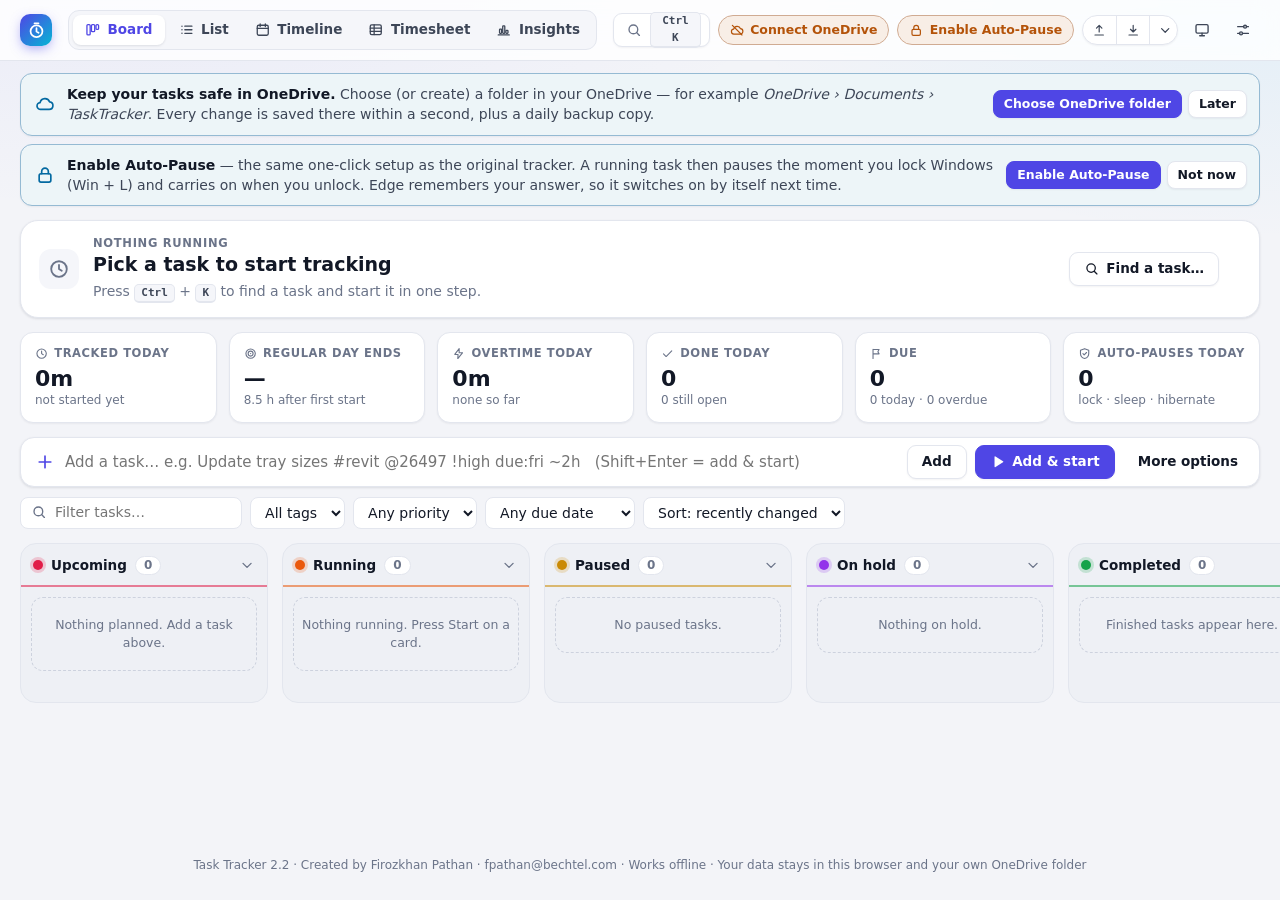
<file: index.html>
<!DOCTYPE html>
<html lang="en">
<head>
<meta charset="utf-8">
<meta name="viewport" content="width=device-width, initial-scale=1">
<meta name="color-scheme" content="light dark">
<meta name="description" content="Task Tracker — time tracking with automatic pause on lock, sleep and hibernate, and OneDrive saving.">
<title>Task Tracker</title>
<link id="favicon" rel="icon" href="data:,">
<style id="app-css">
/* ===================== Task Tracker 2 — design system ===================== */
:root {
  --font: "Segoe UI Variable Text", "Segoe UI", system-ui, -apple-system, "Helvetica Neue", Arial, sans-serif;
  --font-display: "Segoe UI Variable Display", "Segoe UI", system-ui, -apple-system, sans-serif;
  --mono: "Cascadia Mono", "Cascadia Code", Consolas, "SF Mono", ui-monospace, monospace;
  --bg: #f3f4f8;
  --bg-grad: radial-gradient(1200px 500px at 10% -10%, rgba(99, 102, 241, .08), transparent 60%), radial-gradient(900px 400px at 100% 0%, rgba(14, 165, 233, .07), transparent 60%);
  --surface: #ffffff;
  --surface-2: #f5f6fa;
  --surface-3: #eceef4;
  --col-bg: #eef0f5;
  --border: #e3e6ee;
  --border-strong: #cdd2de;
  --text: #121826;
  --text-2: #3d4657;
  --muted: #6b7489;
  --accent: #4f46e5;
  --accent-hover: #4338ca;
  --accent-contrast: #ffffff;
  --accent-soft: color-mix(in srgb, var(--accent) 12%, transparent);
  --ok: #15803d;
  --warn: #b45309;
  --danger: #dc2626;
  --info: #0369a1;
  --st-upcoming: #e11d48;
  --st-running: #ea580c;
  --st-paused: #ca8a04;
  --st-onhold: #9333ea;
  --st-completed: #16a34a;
  --st-canceled: #6b7280;
  --ot: #ef4444;
  --grid: #eef0f5;
  --radius: 14px;
  --radius-sm: 9px;
  --shadow-sm: 0 1px 2px rgba(16, 24, 40, .05);
  --shadow: 0 1px 3px rgba(16, 24, 40, .07), 0 1px 2px rgba(16, 24, 40, .04);
  --shadow-lg: 0 24px 48px -12px rgba(16, 24, 40, .28), 0 4px 12px rgba(16, 24, 40, .08);
  --pad: 20px;
  --card-pad: 12px;
  color-scheme: light;
}
:root[data-theme="dark"] {
  --bg: #0c0f16;
  --bg-grad: radial-gradient(1200px 500px at 10% -10%, rgba(99, 102, 241, .12), transparent 60%), radial-gradient(900px 400px at 100% 0%, rgba(14, 165, 233, .08), transparent 60%);
  --surface: #151a24;
  --surface-2: #1b2130;
  --surface-3: #232a3b;
  --col-bg: #111520;
  --border: #262d3d;
  --border-strong: #364055;
  --text: #e8ebf3;
  --text-2: #c2c8d6;
  --muted: #8b94a8;
  --ok: #4ade80;
  --warn: #fbbf24;
  --danger: #f87171;
  --info: #7dd3fc;
  --st-upcoming: #fb7185;
  --st-running: #fb923c;
  --st-paused: #facc15;
  --st-onhold: #c084fc;
  --st-completed: #4ade80;
  --st-canceled: #9ca3af;
  --ot: #f87171;
  --grid: #1d2331;
  --shadow-sm: 0 1px 2px rgba(0, 0, 0, .4);
  --shadow: 0 1px 3px rgba(0, 0, 0, .45);
  --shadow-lg: 0 24px 48px -12px rgba(0, 0, 0, .7);
  color-scheme: dark;
}
@media (prefers-color-scheme: dark) {
  :root:not([data-theme]) {
    --bg: #0c0f16; --surface: #151a24; --surface-2: #1b2130; --surface-3: #232a3b; --col-bg: #111520;
    --border: #262d3d; --border-strong: #364055; --text: #e8ebf3; --text-2: #c2c8d6; --muted: #8b94a8;
    color-scheme: dark;
  }
}
:root[data-density="compact"] { --pad: 14px; --card-pad: 9px; }

* { box-sizing: border-box; }
html, body { margin: 0; }
body {
  font: 14px/1.45 var(--font);
  color: var(--text);
  background: var(--bg-grad), var(--bg);
  background-attachment: fixed;
  -webkit-font-smoothing: antialiased;
  min-height: 100vh;
}
[hidden] { display: none !important; }
button, input, select, textarea { font: inherit; color: inherit; }
button { cursor: pointer; }
a { color: var(--accent); }
kbd { display: inline-block; font: 600 11px/1.5 var(--mono); padding: 0 6px; border-radius: 5px; border: 1px solid var(--border); border-bottom-width: 2px; background: var(--surface-2); color: var(--text-2); }
code { font: 12.5px var(--mono); background: var(--surface-2); border: 1px solid var(--border); padding: 1px 6px; border-radius: 6px; }
.muted { color: var(--muted); }
.small { font-size: 12.5px; }
.spacer { flex: 1 1 auto; }
.ok-text { color: var(--ok); font-weight: 600; }
.ot-text { color: var(--ot); }
.danger-text { color: var(--danger) !important; }
.row-between { display: flex; justify-content: space-between; align-items: center; gap: 12px; }
.ic { width: 1.15em; height: 1.15em; flex: none; fill: none; stroke: currentColor; stroke-width: 2; stroke-linecap: round; stroke-linejoin: round; vertical-align: -0.2em; }
.ic.xl { width: 44px; height: 44px; }
.dot { display: inline-block; width: 9px; height: 9px; border-radius: 50%; flex: none; }

/* ---------- buttons ---------- */
.btn { display: inline-flex; align-items: center; justify-content: center; gap: 7px; height: 34px; padding: 0 14px; border-radius: var(--radius-sm); border: 1px solid var(--border); background: var(--surface); color: var(--text); font-weight: 600; font-size: 13.5px; white-space: nowrap; transition: background .15s, border-color .15s, box-shadow .15s, transform .05s; box-shadow: var(--shadow-sm); }
.btn:hover { background: var(--surface-2); border-color: var(--border-strong); }
.btn:active { transform: translateY(1px); }
.btn:focus-visible, .icon-btn:focus-visible, .pill:focus-visible, .tab:focus-visible { outline: 2px solid var(--accent); outline-offset: 2px; }
.btn.primary { background: var(--accent); border-color: var(--accent); color: var(--accent-contrast); }
.btn.primary:hover { background: var(--accent-hover); border-color: var(--accent-hover); color: var(--accent-contrast); }
.btn.success { background: var(--st-completed); border-color: var(--st-completed); color: #fff; }
.btn.success:hover { filter: brightness(.95); }
.btn.warn { background: color-mix(in srgb, var(--st-paused) 16%, var(--surface)); border-color: color-mix(in srgb, var(--st-paused) 45%, var(--border)); color: color-mix(in srgb, var(--st-paused) 70%, var(--text)); }
.btn.warn:hover { background: color-mix(in srgb, var(--st-paused) 26%, var(--surface)); }
.btn.danger { background: var(--danger); border-color: var(--danger); color: #fff; }
.btn.ghost { background: transparent; border-color: transparent; box-shadow: none; }
.btn.ghost:hover { background: var(--surface-2); }
.btn.active { background: var(--accent-soft); border-color: color-mix(in srgb, var(--accent) 40%, var(--border)); color: var(--accent); }
.btn.sm { height: 28px; padding: 0 10px; font-size: 12.5px; border-radius: 8px; gap: 5px; }
.btn.lg { height: 42px; padding: 0 20px; font-size: 15px; }
.icon-btn { width: 34px; height: 34px; display: inline-grid; place-items: center; border-radius: var(--radius-sm); border: 1px solid transparent; background: transparent; color: var(--text-2); transition: background .15s; }
.icon-btn:hover { background: var(--surface-2); color: var(--text); }
.icon-btn.bordered { border-color: var(--border); background: var(--surface); box-shadow: var(--shadow-sm); }
.icon-btn.sm { width: 28px; height: 28px; border-radius: 7px; }
.icon-btn.xs { width: 22px; height: 22px; border-radius: 6px; font-size: 12px; color: var(--muted); }
.icon-btn.xs.on { color: var(--st-completed); background: color-mix(in srgb, var(--st-completed) 14%, transparent); }
.round-btn { width: 30px; height: 30px; border-radius: 50%; display: inline-grid; place-items: center; border: 1px solid var(--border); background: var(--surface); color: var(--accent); box-shadow: var(--shadow-sm); }
.round-btn:hover { background: var(--accent); color: var(--accent-contrast); border-color: var(--accent); }
.round-btn.warn { color: var(--st-paused); }
.round-btn.warn:hover { background: var(--st-paused); color: #fff; border-color: var(--st-paused); }
.linklike { border: 0; background: none; padding: 0; font-weight: 600; color: var(--text); text-align: start; }
.linklike:hover { color: var(--accent); text-decoration: underline; }

/* ---------- top bar ---------- */
.topbar { position: sticky; top: 0; z-index: 40; display: flex; align-items: center; gap: 16px; padding: 10px var(--pad); background: color-mix(in srgb, var(--surface) 82%, transparent); backdrop-filter: saturate(1.4) blur(12px); -webkit-backdrop-filter: saturate(1.4) blur(12px); border-bottom: 1px solid var(--border); }
.brand { display: flex; align-items: center; gap: 10px; font: 700 16.5px var(--font-display); letter-spacing: -.01em; white-space: nowrap; }
.logo { width: 32px; height: 32px; border-radius: 10px; display: grid; place-items: center; color: #fff; background: linear-gradient(135deg, var(--accent), #06b6d4); box-shadow: 0 4px 12px -2px color-mix(in srgb, var(--accent) 50%, transparent); }
.logo .ic { width: 19px; height: 19px; stroke-width: 2.2; }
.tabs { display: flex; gap: 2px; background: var(--surface-2); padding: 4px; border-radius: 11px; border: 1px solid var(--border); }
.tab { display: inline-flex; align-items: center; gap: 7px; height: 30px; padding: 0 12px; border: 0; border-radius: 8px; background: transparent; color: var(--text-2); font-weight: 600; font-size: 13.5px; }
.tab:hover { color: var(--text); background: var(--surface-3); }
.tab.active { background: var(--surface); color: var(--accent); box-shadow: var(--shadow); }
.top-actions { margin-inline-start: auto; display: flex; align-items: center; gap: 8px; }
.search-btn { display: inline-flex; align-items: center; gap: 8px; height: 34px; padding: 0 8px 0 12px; min-width: 220px; border-radius: var(--radius-sm); border: 1px solid var(--border); background: var(--surface); color: var(--muted); box-shadow: var(--shadow-sm); }
.search-btn span { flex: 1; text-align: start; }
.search-btn:hover { border-color: var(--border-strong); color: var(--text-2); }
.pill { display: inline-flex; align-items: center; gap: 6px; height: 30px; padding: 0 11px; border-radius: 999px; border: 1px solid var(--border); background: var(--surface); color: var(--text-2); font-size: 12.5px; font-weight: 600; white-space: nowrap; }
.pill.ok { color: var(--ok); border-color: color-mix(in srgb, var(--ok) 35%, var(--border)); background: color-mix(in srgb, var(--ok) 9%, var(--surface)); }
.pill.warn { color: var(--warn); border-color: color-mix(in srgb, var(--warn) 40%, var(--border)); background: color-mix(in srgb, var(--warn) 10%, var(--surface)); }
.pill.err { color: var(--danger); border-color: color-mix(in srgb, var(--danger) 40%, var(--border)); background: color-mix(in srgb, var(--danger) 9%, var(--surface)); }
.pill.busy .ic { animation: pulse-o 1s ease-in-out infinite; }

/* ---------- banners ---------- */
.banners { display: flex; flex-direction: column; gap: 8px; padding: 12px var(--pad) 0; }
.banners:empty { display: none; }
.banner { display: flex; align-items: center; gap: 12px; padding: 10px 12px 10px 14px; border-radius: 12px; border: 1px solid var(--border); background: var(--surface); box-shadow: var(--shadow-sm); }
.banner > .ic { width: 20px; height: 20px; }
.banner .b-text { flex: 1; color: var(--text-2); }
.banner .b-text b { color: var(--text); }
.banner .b-actions { display: flex; gap: 6px; flex-wrap: wrap; justify-content: flex-end; }
.banner.info { border-color: color-mix(in srgb, var(--info) 35%, var(--border)); background: color-mix(in srgb, var(--info) 7%, var(--surface)); }
.banner.info > .ic { color: var(--info); }
.banner.warn { border-color: color-mix(in srgb, var(--warn) 40%, var(--border)); background: color-mix(in srgb, var(--warn) 8%, var(--surface)); }
.banner.warn > .ic { color: var(--warn); }
.banner.err { border-color: color-mix(in srgb, var(--danger) 40%, var(--border)); background: color-mix(in srgb, var(--danger) 7%, var(--surface)); }
.banner.err > .ic { color: var(--danger); }
.banner.ok { border-color: color-mix(in srgb, var(--ok) 35%, var(--border)); background: color-mix(in srgb, var(--ok) 7%, var(--surface)); }
.banner.ok > .ic { color: var(--ok); }
.banner.slim { margin-bottom: 12px; padding: 8px 12px; }

/* ---------- now tracking bar ---------- */
.nowbar { margin: 14px var(--pad) 0; padding: 14px 18px; border-radius: 18px; border: 1px solid var(--border); background: var(--surface); box-shadow: var(--shadow); display: grid; grid-template-columns: minmax(0, 1fr) auto auto; align-items: center; gap: 10px 22px; }
.nowbar.running { border-color: color-mix(in srgb, var(--st-running) 45%, var(--border)); background: linear-gradient(110deg, color-mix(in srgb, var(--st-running) 13%, var(--surface)) 0%, var(--surface) 55%); }
.nowbar.away { border-color: color-mix(in srgb, var(--st-paused) 50%, var(--border)); background: linear-gradient(110deg, color-mix(in srgb, var(--st-paused) 14%, var(--surface)) 0%, var(--surface) 60%); }
.now-main { display: flex; align-items: center; gap: 14px; min-width: 0; }
.now-text { min-width: 0; }
.now-dot { width: 14px; height: 14px; flex: none; border-radius: 50%; background: var(--st-running); box-shadow: 0 0 0 0 color-mix(in srgb, var(--st-running) 60%, transparent); animation: ring 1.8s ease-out infinite; }
.now-icon { width: 40px; height: 40px; flex: none; display: grid; place-items: center; border-radius: 12px; background: var(--surface-2); color: var(--muted); }
.away .now-icon { background: color-mix(in srgb, var(--st-paused) 18%, var(--surface)); color: color-mix(in srgb, var(--st-paused) 75%, var(--text)); }
.now-icon .ic { width: 22px; height: 22px; }
.now-label { font-size: 11.5px; font-weight: 700; letter-spacing: .06em; text-transform: uppercase; color: var(--muted); }
.running .now-label { color: color-mix(in srgb, var(--st-running) 80%, var(--text)); }
.away .now-label { color: color-mix(in srgb, var(--st-paused) 75%, var(--text)); }
.now-title { display: block; max-width: 100%; border: 0; padding: 0; background: none; font: 700 19px/1.3 var(--font-display); color: var(--text); text-align: start; white-space: nowrap; overflow: hidden; text-overflow: ellipsis; }
button.now-title:hover { color: var(--accent); }
.now-meta { display: flex; gap: 6px; flex-wrap: wrap; margin-top: 4px; min-height: 4px; }
.now-timer-wrap { text-align: end; }
.now-timer { font: 700 34px/1 var(--mono); font-variant-numeric: tabular-nums; letter-spacing: -.02em; color: var(--text); }
.now-timer.muted { color: var(--muted); }
.now-sub { margin-top: 5px; font-size: 12.5px; color: var(--muted); font-variant-numeric: tabular-nums; }
.now-actions { display: flex; gap: 8px; flex-wrap: wrap; justify-content: flex-end; }
.now-recent { grid-column: 1 / -1; display: flex; align-items: center; gap: 6px; flex-wrap: wrap; padding-top: 10px; border-top: 1px dashed var(--border); font-size: 12.5px; }
.now-recent > .muted { margin-inline-end: 4px; font-weight: 600; }
.qchip { display: inline-flex; align-items: center; gap: 7px; height: 28px; padding: 0 11px; border-radius: 999px; border: 1px solid var(--border); background: var(--surface); color: var(--text-2); font-size: 12.5px; font-weight: 600; box-shadow: var(--shadow-sm); }
.qchip i { width: 8px; height: 8px; border-radius: 50%; }
.qchip:hover { border-color: var(--accent); color: var(--accent); }

/* ---------- stats ---------- */
.stats, .kpis { display: grid; grid-template-columns: repeat(auto-fit, minmax(165px, 1fr)); gap: 12px; }
.stats { margin: 14px var(--pad) 0; }
.kpis { margin-bottom: 16px; }
.stat { padding: 12px 14px; border-radius: 13px; border: 1px solid var(--border); background: var(--surface); box-shadow: var(--shadow-sm); min-width: 0; }
.stat.clickable { cursor: pointer; }
.stat.clickable:hover { border-color: var(--border-strong); }
.stat-k { display: flex; align-items: center; gap: 6px; font-size: 11.5px; font-weight: 700; letter-spacing: .05em; text-transform: uppercase; color: var(--muted); }
.stat-v { margin-top: 4px; font: 700 22px/1.2 var(--font-display); font-variant-numeric: tabular-nums; }
.stat-s { font-size: 12px; color: var(--muted); white-space: nowrap; overflow: hidden; text-overflow: ellipsis; }
.stat.warn .stat-v { color: var(--ot); }
.stat.danger .stat-v { color: var(--danger); }
.kpis.small { grid-template-columns: repeat(4, 1fr); gap: 8px; margin-bottom: 12px; }
.kpis.small > div { padding: 8px 10px; border-radius: 10px; background: var(--surface-2); border: 1px solid var(--border); }
.kpis.small span { display: block; font-size: 11.5px; color: var(--muted); font-weight: 600; }
.kpis.small b { font-size: 16px; }

/* ---------- quick add + filters ---------- */
.worktools { margin: 14px var(--pad) 0; display: flex; flex-direction: column; gap: 10px; }
.quickadd { display: flex; align-items: center; gap: 8px; padding: 6px 6px 6px 14px; border-radius: 14px; border: 1px solid var(--border); background: var(--surface); box-shadow: var(--shadow); }
.quickadd:focus-within { border-color: var(--accent); box-shadow: 0 0 0 4px var(--accent-soft); }
.quickadd > span { display: grid; color: var(--accent); }
.quickadd > span .ic { width: 20px; height: 20px; }
.quickadd input { flex: 1; min-width: 0; height: 36px; border: 0; outline: 0; background: transparent; font-size: 15px; }
.filters { display: flex; flex-wrap: wrap; align-items: center; gap: 8px; }
.filters select, .filters input[type="date"], .inline-field select, .inline-field input, .view-head select, .view-head input[type="week"] { height: 32px; padding: 0 10px; border-radius: 8px; border: 1px solid var(--border); background: var(--surface); color: var(--text); }
.search { display: flex; align-items: center; gap: 6px; height: 32px; padding: 0 10px; border-radius: 8px; border: 1px solid var(--border); background: var(--surface); color: var(--muted); min-width: 220px; }
.search input { border: 0; outline: 0; background: transparent; width: 100%; color: var(--text); }
.range { display: inline-flex; align-items: center; gap: 6px; color: var(--muted); }
.chipbar { display: flex; flex-wrap: wrap; gap: 6px; margin-bottom: 10px; }
.fchip { display: inline-flex; align-items: center; gap: 6px; height: 30px; padding: 0 12px; border-radius: 999px; border: 1px solid var(--border); background: var(--surface); color: var(--text-2); font-weight: 600; font-size: 12.5px; }
.fchip span { min-width: 20px; padding: 0 6px; border-radius: 999px; background: var(--surface-2); color: var(--muted); font-size: 11.5px; }
.fchip.active { border-color: var(--accent); color: var(--accent); background: var(--accent-soft); }

/* ---------- board ---------- */
.board { display: flex; gap: 14px; align-items: flex-start; padding: 14px var(--pad) 28px; overflow-x: auto; scrollbar-width: thin; }
.col { --c: var(--st-upcoming); flex: 1 0 248px; max-width: 400px; display: flex; flex-direction: column; border-radius: 16px; background: var(--col-bg); border: 1px solid var(--border); max-height: calc(100vh - 150px); min-height: 160px; transition: outline-color .1s; outline: 2px dashed transparent; outline-offset: -2px; }
.col.st-running { --c: var(--st-running); }
.col.st-paused { --c: var(--st-paused); }
.col.st-onhold { --c: var(--st-onhold); }
.col.st-completed { --c: var(--st-completed); }
.col.st-canceled { --c: var(--st-canceled); }
.col.drop-hover { outline-color: var(--c); background: color-mix(in srgb, var(--c) 8%, var(--col-bg)); }
.col-head { display: flex; align-items: center; gap: 8px; padding: 12px 12px 10px; font-weight: 700; cursor: pointer; user-select: none; border-bottom: 2px solid color-mix(in srgb, var(--c) 55%, transparent); }
.col-dot { width: 10px; height: 10px; border-radius: 50%; background: var(--c); box-shadow: 0 0 0 3px color-mix(in srgb, var(--c) 20%, transparent); }
.col-name { font-size: 13.5px; }
.col-count { padding: 0 8px; border-radius: 999px; background: var(--surface); border: 1px solid var(--border); font-size: 12px; color: var(--muted); }
.col-toggle { margin-inline-start: auto; color: var(--muted); display: grid; }
.col-body { display: flex; flex-direction: column; gap: 10px; padding: 10px; overflow-y: auto; scrollbar-width: thin; }
.col-empty { padding: 18px 8px; text-align: center; color: var(--muted); font-size: 12.5px; border: 1px dashed var(--border-strong); border-radius: 12px; }
.col .more { align-self: center; }
.col.collapsed { flex: 0 0 52px; min-height: 260px; }
.col.collapsed .col-head { flex-direction: column; gap: 10px; border-bottom: 0; height: 100%; padding: 14px 0; }
.col.collapsed .col-name { writing-mode: vertical-rl; transform: rotate(180deg); }
.col.collapsed .col-toggle { margin: 0; order: -1; }

.card { --c: #6366f1; position: relative; padding: var(--card-pad) var(--card-pad) calc(var(--card-pad) - 2px) calc(var(--card-pad) + 3px); border-radius: 13px; border: 1px solid var(--border); background: var(--surface); box-shadow: var(--shadow-sm); cursor: grab; transition: box-shadow .15s, transform .15s, border-color .15s; }
.card::before { content: ""; position: absolute; inset-block: 10px; inset-inline-start: 0; width: 3.5px; border-radius: 0 4px 4px 0; background: var(--c); }
.card:hover { box-shadow: var(--shadow); border-color: var(--border-strong); }
.card.dragging { opacity: .45; transform: rotate(1.5deg); }
.card.is-running { border-color: color-mix(in srgb, var(--st-running) 55%, var(--border)); box-shadow: 0 0 0 3px color-mix(in srgb, var(--st-running) 16%, transparent), var(--shadow); }
.card-top { display: flex; align-items: flex-start; gap: 6px; }
.card-title { flex: 1; margin: 2px 0 0; font-size: 14.5px; font-weight: 650; line-height: 1.35; cursor: pointer; word-break: break-word; }
.card-title:hover { color: var(--accent); }
.card-menu { margin: -4px -6px 0 0; opacity: .55; }
.card:hover .card-menu { opacity: 1; }
.card-desc { margin: 4px 0 0; color: var(--muted); font-size: 12.5px; display: -webkit-box; -webkit-line-clamp: 2; -webkit-box-orient: vertical; overflow: hidden; white-space: pre-line; }
.card-meta { display: flex; flex-wrap: wrap; gap: 5px; margin-top: 8px; }
.chip { display: inline-flex; align-items: center; gap: 4px; height: 22px; padding: 0 8px; border-radius: 999px; background: var(--surface-2); border: 1px solid var(--border); color: var(--text-2); font-size: 11.5px; font-weight: 600; white-space: nowrap; }
.chip .ic { width: 12px; height: 12px; }
.chip.tag { color: color-mix(in srgb, var(--accent) 80%, var(--text)); background: var(--accent-soft); border-color: transparent; cursor: pointer; }
.chip.proj { color: var(--text-2); }
.chip.ok { color: var(--ok); }
.chip.due.overdue { color: var(--danger); background: color-mix(in srgb, var(--danger) 10%, var(--surface)); border-color: color-mix(in srgb, var(--danger) 30%, var(--border)); }
.chip.due.today { color: var(--warn); background: color-mix(in srgb, var(--warn) 12%, var(--surface)); border-color: color-mix(in srgb, var(--warn) 30%, var(--border)); }
.prio { display: inline-grid; place-items: center; margin-top: 3px; }
.prio .ic { width: 14px; height: 14px; }
.p-urgent { color: #dc2626; } .p-high { color: #ea580c; } .p-low { color: #0d9488; } .p-normal { color: var(--muted); }
.prio-text { font-weight: 600; font-size: 12.5px; }
.est { height: 5px; margin-top: 9px; border-radius: 99px; background: var(--surface-3); overflow: hidden; }
.est i { display: block; height: 100%; border-radius: 99px; background: linear-gradient(90deg, var(--accent), #06b6d4); }
.est.over i { background: linear-gradient(90deg, #f59e0b, var(--ot)); }
.card-foot { display: flex; align-items: center; justify-content: space-between; gap: 8px; margin-top: 10px; }
.card-time { display: flex; flex-direction: column; line-height: 1.25; }
.t-total { font: 700 15px var(--mono); font-variant-numeric: tabular-nums; }
.t-total.live { color: color-mix(in srgb, var(--st-running) 85%, var(--text)); }
.t-sub { font-size: 11.5px; color: var(--muted); }

/* ---------- list + tables ---------- */
.listwrap { padding: 14px var(--pad) 28px; }
.tbl-wrap { overflow-x: auto; border-radius: 14px; border: 1px solid var(--border); background: var(--surface); box-shadow: var(--shadow-sm); }
.tbl { width: 100%; border-collapse: separate; border-spacing: 0; font-size: 13.5px; }
.tbl th, .tbl td { padding: 10px 12px; border-bottom: 1px solid var(--border); text-align: start; vertical-align: middle; }
.tbl thead th { position: sticky; top: 0; z-index: 1; background: var(--surface-2); color: var(--muted); font-size: 11.5px; font-weight: 700; text-transform: uppercase; letter-spacing: .05em; white-space: nowrap; }
.tbl tbody tr:hover { background: var(--surface-2); }
.tbl tr:last-child td { border-bottom: 0; }
.tbl .num { text-align: end; font-variant-numeric: tabular-nums; white-space: nowrap; }
.tbl th.sortable { cursor: pointer; user-select: none; }
.tbl th.sortable:hover, .tbl th.sorted { color: var(--accent); }
.tbl.compact th, .tbl.compact td { padding: 7px 10px; }
.tbl tr.clickable { cursor: pointer; }
.tbl tr.is-running { background: color-mix(in srgb, var(--st-running) 7%, transparent); }
.title-cell { min-width: 240px; }
.title-cell > .dot { margin-inline-end: 8px; }
.title-cell .sub { display: flex; flex-wrap: wrap; gap: 4px; margin-top: 4px; padding-inline-start: 17px; }
.play-cell { width: 44px; }
.empty-row { text-align: center !important; color: var(--muted); padding: 28px !important; }
.badge { display: inline-flex; align-items: center; height: 22px; padding: 0 9px; border-radius: 999px; font-size: 11.5px; font-weight: 700; color: var(--c); background: color-mix(in srgb, var(--c) 13%, transparent); white-space: nowrap; }
.badge.st-upcoming { --c: var(--st-upcoming); } .badge.st-running { --c: var(--st-running); } .badge.st-paused { --c: var(--st-paused); }
.badge.st-onhold { --c: var(--st-onhold); } .badge.st-completed { --c: var(--st-completed); } .badge.st-canceled { --c: var(--st-canceled); }

/* ---------- view header ---------- */
.view { padding-bottom: 8px; }
#view-timeline, #view-timesheet, #view-insights { padding: 16px var(--pad) 28px; }
.view-head { display: flex; flex-wrap: wrap; align-items: center; gap: 10px; margin-bottom: 14px; }
.weeknav { display: flex; align-items: center; gap: 6px; }
.weeklabel { font: 700 15px var(--font-display); margin-inline-start: 6px; }
.kpi-inline { display: flex; gap: 14px; color: var(--muted); font-size: 13px; }
.kpi-inline b { color: var(--text); }
.check { display: inline-flex; align-items: center; gap: 6px; color: var(--text-2); font-size: 13px; }
.inline-field { display: inline-flex; align-items: center; gap: 8px; color: var(--text-2); font-size: 13px; }
.inline-field input[type="number"] { width: 80px; }
.seg-tabs { display: inline-flex; padding: 3px; gap: 2px; border-radius: 10px; background: var(--surface-2); border: 1px solid var(--border); flex-wrap: wrap; }
.seg-tabs button { height: 28px; padding: 0 12px; border: 0; border-radius: 7px; background: transparent; color: var(--text-2); font-weight: 600; font-size: 13px; }
.seg-tabs button.active { background: var(--surface); color: var(--accent); box-shadow: var(--shadow); }
.legend { display: flex; flex-wrap: wrap; gap: 16px; margin-bottom: 10px; font-size: 12.5px; color: var(--muted); }
.legend span { display: inline-flex; align-items: center; gap: 6px; }
.lg { display: inline-block; width: 16px; height: 10px; border-radius: 3px; }
.lg.reg { background: color-mix(in srgb, var(--accent) 25%, transparent); border-inline-start: 3px solid var(--accent); }
.lg.ot { background: repeating-linear-gradient(135deg, color-mix(in srgb, var(--ot) 55%, transparent) 0 3px, color-mix(in srgb, var(--ot) 15%, transparent) 3px 6px); border: 1px solid color-mix(in srgb, var(--ot) 60%, transparent); }
.lg.std { background: color-mix(in srgb, var(--accent) 12%, transparent); }
.lg.end { height: 0; border-top: 2px dashed var(--ot); }
.lg.off { background: repeating-linear-gradient(45deg, var(--surface-3) 0 3px, transparent 3px 6px); border: 1px solid var(--border); }
.card-surface { border-radius: 16px; border: 1px solid var(--border); background: var(--surface); box-shadow: var(--shadow-sm); }

/* ---------- timeline ---------- */
.tl { overflow: hidden; }
.tl-head { display: grid; grid-template-columns: 64px repeat(7, minmax(110px, 1fr)); border-bottom: 1px solid var(--border); background: var(--surface-2); }
.tl-corner { border-inline-end: 1px solid var(--border); }
.tl-dayhead { padding: 8px 10px; border-inline-end: 1px solid var(--border); min-width: 0; }
.tl-dayhead:last-child { border-inline-end: 0; }
.tl-dayhead.today { background: color-mix(in srgb, var(--accent) 8%, var(--surface-2)); }
.tl-dayhead.today .dh-name { color: var(--accent); }
.tl-dayhead.off .dh-name { color: var(--muted); }
.dh-top { display: flex; align-items: center; gap: 6px; }
.dh-name { font-weight: 800; font-size: 13px; text-transform: uppercase; letter-spacing: .04em; }
.dh-date { color: var(--muted); font-size: 12.5px; }
.dh-top .icon-btn { margin-inline-start: auto; }
.dh-sum { display: flex; flex-wrap: wrap; align-items: center; gap: 6px; margin-top: 2px; font-size: 13px; }
.dh-shift { font-size: 11.5px; white-space: nowrap; overflow: hidden; text-overflow: ellipsis; }
.ot-badge { display: inline-flex; align-items: center; gap: 4px; padding: 1px 8px; border-radius: 999px; font-size: 11.5px; font-weight: 700; color: var(--ot); background: color-mix(in srgb, var(--ot) 12%, transparent); border: 1px solid color-mix(in srgb, var(--ot) 30%, transparent); }
.ot-badge .ic { width: 12px; height: 12px; }
.tl-scroll { max-height: calc(100vh - 230px); overflow-y: auto; scrollbar-width: thin; }
.tl-body { display: grid; grid-template-columns: 64px repeat(7, minmax(110px, 1fr)); position: relative; }
.tl-hours { border-inline-end: 1px solid var(--border); background: var(--surface-2); }
.tl-hour { position: relative; font-size: 11px; color: var(--muted); }
.tl-hour span { position: absolute; top: -7px; inset-inline-end: 8px; background: var(--surface-2); padding: 0 2px; }
.tl-hour:first-child span { top: 2px; }
.tl-day { position: relative; border-inline-end: 1px solid var(--border); background-image: linear-gradient(to bottom, var(--grid) 1px, transparent 1px), linear-gradient(to bottom, color-mix(in srgb, var(--grid) 55%, transparent) 1px, transparent 1px); background-size: 100% var(--h), 100% calc(var(--h) / 2); }
.tl-day:last-child { border-inline-end: 0; }
.tl-day.off { background-color: color-mix(in srgb, var(--surface-3) 45%, transparent); }
.tl-day.today { background-color: color-mix(in srgb, var(--accent) 3%, transparent); }
.tl-std { position: absolute; inset-inline: 0; background: color-mix(in srgb, var(--accent) 7%, transparent); pointer-events: none; }
.tl-endline { position: absolute; inset-inline: 0; border-top: 2px dashed var(--ot); z-index: 8; pointer-events: none; }
.tl-endline span { position: absolute; inset-inline-end: 3px; top: -17px; font-size: 10px; font-weight: 700; color: var(--ot); background: var(--surface); padding: 0 3px; border-radius: 3px; }
.tl-now { position: absolute; inset-inline: 0; height: 2px; background: var(--st-upcoming); z-index: 9; pointer-events: none; }
.tl-now::before { content: ""; position: absolute; inset-inline-start: -4px; top: -4px; width: 10px; height: 10px; border-radius: 50%; background: var(--st-upcoming); }
.blk { --c: #10b981; position: absolute; inset-inline: 4px; z-index: 7; overflow: hidden; padding: 3px 7px; border-radius: 7px; cursor: pointer; display: flex; flex-direction: column; justify-content: flex-start; color: var(--text); font-size: 11.5px; line-height: 1.25; background: color-mix(in srgb, var(--c) 26%, var(--surface)); border: 1px solid color-mix(in srgb, var(--c) 45%, transparent); border-inline-start: 4px solid var(--c); box-shadow: var(--shadow-sm); transition: box-shadow .12s, transform .12s; }
.blk:hover { z-index: 9; box-shadow: var(--shadow-lg); transform: translateY(-1px); }
.blk.ot { background: repeating-linear-gradient(135deg, color-mix(in srgb, var(--ot) 34%, var(--surface)) 0 5px, color-mix(in srgb, var(--ot) 14%, var(--surface)) 5px 10px); border-color: color-mix(in srgb, var(--ot) 55%, transparent); }
.blk.part-ot { background: linear-gradient(to bottom, color-mix(in srgb, var(--c) 26%, var(--surface)) var(--split), transparent var(--split)), repeating-linear-gradient(135deg, color-mix(in srgb, var(--ot) 34%, var(--surface)) 0 5px, color-mix(in srgb, var(--ot) 14%, var(--surface)) 5px 10px); }
.blk.open { border-style: dashed; border-inline-start-style: solid; }
.blk-t { font-weight: 700; white-space: nowrap; overflow: hidden; text-overflow: ellipsis; }
.blk-d { color: var(--text-2); font-variant-numeric: tabular-nums; }
.blk .h { position: absolute; inset-inline: 0; height: 9px; cursor: ns-resize; background: color-mix(in srgb, var(--text) 18%, transparent); }
.blk .h:hover { background: color-mix(in srgb, var(--accent) 55%, transparent); }
.blk .h.top { top: 0; }
.blk .h.bot { bottom: 0; }
body.edit-mode-active .tl { outline: 3px solid var(--danger); outline-offset: 2px; }
body.is-dragging, body.is-dragging * { cursor: ns-resize !important; user-select: none !important; }
.drag-guide { position: fixed; inset-inline: 0; height: 0; border-top: 1.5px solid var(--accent); z-index: 1000; pointer-events: none; }
.drag-guide span { position: absolute; inset-inline-start: 18px; top: -26px; padding: 3px 9px; border-radius: 6px; background: var(--accent); color: var(--accent-contrast); font-weight: 700; font-size: 12.5px; box-shadow: var(--shadow); }

/* ---------- panels ---------- */
.summary-grid { display: grid; grid-template-columns: repeat(auto-fit, minmax(320px, 1fr)); gap: 14px; margin: 16px 0 14px; }
.panel { padding: 16px 18px; border-radius: 16px; border: 1px solid var(--border); background: var(--surface); box-shadow: var(--shadow-sm); margin-bottom: 14px; min-width: 0; }
.summary-grid .panel { margin-bottom: 0; }
.panel h3 { display: flex; align-items: center; gap: 8px; margin: 0 0 4px; font: 700 15px var(--font-display); }
.panel h3 .ic { color: var(--accent); }
.panel-sub { margin: 0 0 12px; color: var(--muted); font-size: 12.5px; }
ul.plain { list-style: none; margin: 10px 0 0; padding: 0; display: flex; flex-direction: column; gap: 10px; }
ul.plain li { padding-bottom: 10px; border-bottom: 1px solid var(--border); }
ul.plain li:last-child { border-bottom: 0; padding-bottom: 0; }
.done-list li { display: flex; justify-content: space-between; gap: 12px; }
ul.bars { list-style: none; margin: 8px 0 0; padding: 0; display: flex; flex-direction: column; gap: 10px; }
.bar-label { display: inline-flex; align-items: center; gap: 7px; min-width: 0; font-weight: 600; white-space: nowrap; overflow: hidden; text-overflow: ellipsis; }
.bar { height: 7px; margin-top: 5px; border-radius: 99px; background: var(--surface-3); overflow: hidden; }
.bar i { display: block; height: 100%; border-radius: 99px; }
.chart { width: 100%; height: auto; display: block; }
.chart .gl { stroke: var(--grid); stroke-width: 1; }
.chart .gt { fill: var(--muted); font-size: 10px; }
.chart .xt { fill: var(--text-2); font-size: 10.5px; font-weight: 600; }
.chart .xt.off { fill: var(--muted); }
.chart .bt { fill: var(--text-2); font-size: 10px; font-weight: 700; }
.chart .shiftline { stroke: var(--ot); stroke-width: 1.5; stroke-dasharray: 5 4; }
.chart-legend { display: flex; flex-wrap: wrap; gap: 14px; margin-top: 8px; font-size: 12.5px; color: var(--text-2); }
.chart-legend span { display: inline-flex; align-items: center; gap: 6px; }

/* ---------- timesheet ---------- */
.ts-tbl th.off, .ts-tbl td.off { background: color-mix(in srgb, var(--surface-3) 45%, transparent); }
.ts-tbl th.today { color: var(--accent); }
.ts-tbl tfoot th, .ts-tbl tfoot td { background: var(--surface-2); font-weight: 700; border-top: 2px solid var(--border-strong); }
.ts-tbl .ot-row td, .ts-tbl .ot-row th { color: var(--ot); font-weight: 600; border-top: 0; }
.ts-tbl td.num { font-size: 14px; }

/* ---------- dialogs ---------- */
dialog.modal { padding: 0; border: 0; border-radius: 18px; background: transparent; color: var(--text); max-width: calc(100vw - 32px); max-height: calc(100vh - 40px); overflow: visible; }
dialog.modal::backdrop { background: rgba(10, 14, 24, .45); backdrop-filter: blur(3px); }
dialog[open] .dlg { animation: pop .16s ease-out; }
.dlg:focus { outline: none; }
.dlg { width: 520px; max-width: calc(100vw - 32px); max-height: calc(100vh - 40px); display: flex; flex-direction: column; border-radius: 18px; border: 1px solid var(--border); background: var(--surface); box-shadow: var(--shadow-lg); overflow: hidden; }
.dlg.narrow { width: 460px; }
.dlg.wide { width: 720px; }
.dlg.xwide { width: 940px; }
.dlg-head { display: flex; align-items: flex-start; justify-content: space-between; gap: 12px; padding: 16px 18px 12px; border-bottom: 1px solid var(--border); }
.dlg-head h3 { margin: 0; font: 700 18px var(--font-display); word-break: break-word; }
.dlg-sub { display: flex; flex-wrap: wrap; align-items: center; gap: 10px; margin-top: 6px; font-size: 13px; }
.dlg-tabs { display: flex; gap: 2px; padding: 0 14px; border-bottom: 1px solid var(--border); background: var(--surface-2); overflow-x: auto; }
.dtab { height: 40px; padding: 0 12px; border: 0; border-bottom: 2px solid transparent; background: transparent; color: var(--muted); font-weight: 600; white-space: nowrap; }
.dtab.active { color: var(--accent); border-bottom-color: var(--accent); }
.dlg-body { padding: 16px 18px; overflow-y: auto; }
.dlg-foot { display: flex; align-items: center; gap: 8px; padding: 12px 18px; border-top: 1px solid var(--border); background: var(--surface-2); }
.dpane.hidden { display: none; }
.lead { margin: 0 0 14px; color: var(--text-2); }
.field { display: flex; flex-direction: column; gap: 5px; margin-bottom: 14px; min-width: 0; }
.field > span { font-size: 12.5px; font-weight: 700; color: var(--text-2); }
.field input:not([type="radio"]):not([type="checkbox"]), .field select, .field textarea, .ck-add input, .btn-row input[type="date"] { width: 100%; min-height: 38px; padding: 8px 11px; border-radius: 10px; border: 1px solid var(--border); background: var(--surface); color: var(--text); outline: none; transition: border-color .15s, box-shadow .15s; }
.field textarea { resize: vertical; min-height: 70px; }
.field input:focus, .field select:focus, .field textarea:focus, .ck-add input:focus { border-color: var(--accent); box-shadow: 0 0 0 3px var(--accent-soft); }
.grid2 { display: grid; grid-template-columns: 1fr 1fr; gap: 0 14px; }
.grid3 { display: grid; grid-template-columns: 1fr 1fr 1fr; gap: 0 14px; }
.seg { display: inline-flex; flex-wrap: wrap; gap: 4px; padding: 3px; border-radius: 10px; background: var(--surface-2); border: 1px solid var(--border); width: fit-content; }
.seg-opt { position: relative; }
.seg-opt input { position: absolute; opacity: 0; inset: 0; cursor: pointer; }
.seg-opt span { display: inline-flex; align-items: center; height: 30px; padding: 0 14px; border-radius: 7px; font-weight: 600; font-size: 13px; color: var(--text-2); }
.seg-opt input:checked + span { background: var(--surface); color: currentColor; box-shadow: var(--shadow); }
.seg-opt.p-urgent input:checked + span { color: #dc2626; } .seg-opt.p-high input:checked + span { color: #ea580c; } .seg-opt.p-low input:checked + span { color: #0d9488; } .seg-opt.p-normal input:checked + span { color: var(--text); }
.seg-opt input:focus-visible + span { outline: 2px solid var(--accent); }
.seg.big button { display: inline-flex; align-items: center; gap: 7px; height: 34px; padding: 0 14px; border: 0; border-radius: 8px; background: transparent; color: var(--text-2); font-weight: 600; }
.seg.big button.active { background: var(--surface); color: var(--accent); box-shadow: var(--shadow); }
.swatches { display: flex; gap: 6px; flex-wrap: wrap; align-items: center; min-height: 38px; }
.sw { position: relative; }
.sw input { position: absolute; opacity: 0; inset: 0; cursor: pointer; }
.sw i { display: block; width: 24px; height: 24px; border-radius: 50%; border: 2px solid var(--surface); box-shadow: 0 0 0 1px var(--border); }
.sw input:checked + i { box-shadow: 0 0 0 2px var(--text); }
.checklist { list-style: none; margin: 0 0 12px; padding: 0; display: flex; flex-direction: column; gap: 4px; }
.checklist li { display: flex; align-items: center; gap: 8px; padding: 6px 8px; border-radius: 9px; }
.checklist li:hover { background: var(--surface-2); }
.checklist label { flex: 1; display: flex; align-items: center; gap: 10px; cursor: pointer; }
.checklist input { width: 17px; height: 17px; accent-color: var(--accent); }
.checklist li.done span { text-decoration: line-through; color: var(--muted); }
.ck-add { display: flex; gap: 8px; }
.activity { list-style: none; margin: 0; padding: 0; }
.activity li { display: grid; grid-template-columns: 170px 1fr; gap: 2px 12px; padding: 7px 0; border-bottom: 1px solid var(--border); font-size: 13px; }
.activity .when { color: var(--muted); }
.activity .what { font-weight: 600; }
.activity .why { grid-column: 2; color: var(--muted); font-size: 12.5px; }
.live-dot { color: var(--st-running); }
.choice-list { display: flex; flex-direction: column; gap: 8px; }
.choice { display: flex; flex-direction: column; align-items: flex-start; gap: 2px; padding: 12px 14px; border-radius: 12px; border: 1px solid var(--border); background: var(--surface); text-align: start; }
.choice:hover { border-color: var(--accent); background: var(--accent-soft); }
.choice span { color: var(--muted); font-size: 12.5px; }
.choice.primary b { color: var(--accent); }
.choice.danger b { color: var(--danger); }
.choice.danger:hover { border-color: var(--danger); background: color-mix(in srgb, var(--danger) 7%, transparent); }

/* ---------- quick switcher ---------- */
dialog.palette { margin-top: 12vh; }
.pal { width: 640px; max-width: calc(100vw - 32px); border-radius: 18px; border: 1px solid var(--border); background: var(--surface); box-shadow: var(--shadow-lg); overflow: hidden; }
.pal-search { display: flex; align-items: center; gap: 10px; padding: 14px 16px; border-bottom: 1px solid var(--border); }
.pal-search .ic { width: 20px; height: 20px; color: var(--muted); }
.pal-search input { flex: 1; border: 0; outline: 0; background: transparent; font-size: 17px; }
.pal-list { list-style: none; margin: 0; padding: 6px; max-height: min(420px, 60vh); overflow-y: auto; }
.pal-item { display: flex; align-items: center; gap: 10px; padding: 9px 12px; border-radius: 10px; cursor: pointer; }
.pal-item.sel { background: var(--accent-soft); }
.pal-item .ic { color: var(--muted); }
.pal-title { flex: 1; min-width: 0; white-space: nowrap; overflow: hidden; text-overflow: ellipsis; font-weight: 600; }
.pal-meta { display: flex; align-items: center; gap: 8px; font-size: 12px; }
.pal-go { font-size: 12px; font-weight: 700; color: var(--accent); opacity: 0; min-width: 72px; text-align: end; }
.pal-item.sel .pal-go { opacity: 1; }
.pal-item.cmd .pal-title { font-weight: 600; color: var(--text-2); }
.pal-empty { padding: 18px; text-align: center; color: var(--muted); }
.pal-foot { display: flex; gap: 14px; padding: 9px 16px; border-top: 1px solid var(--border); background: var(--surface-2); color: var(--muted); font-size: 12px; }

/* ---------- settings ---------- */
.set-wrap { display: grid; grid-template-columns: 236px 1fr; min-height: 0; flex: 1; overflow: hidden; }
.set-nav { display: flex; flex-direction: column; gap: 2px; padding: 12px; border-inline-end: 1px solid var(--border); background: var(--surface-2); overflow-y: auto; }
.set-nav button { display: flex; align-items: center; gap: 9px; min-height: 38px; padding: 7px 10px; border: 0; border-radius: 9px; background: transparent; color: var(--text-2); font-weight: 600; text-align: start; line-height: 1.25; }
.set-nav button span { flex: 1; }
.set-nav button em { font-style: normal; font-size: 11.5px; color: var(--muted); }
.set-nav button:hover { background: var(--surface-3); }
.set-nav button.active { background: var(--surface); color: var(--accent); box-shadow: var(--shadow); }
.set-body { padding: 4px 22px 22px; overflow-y: auto; max-height: calc(100vh - 140px); }
.set-body h4 { margin: 20px 0 8px; font: 700 14.5px var(--font-display); }
.set-body p { margin: 0 0 10px; }
.set-row { display: flex; align-items: center; justify-content: space-between; gap: 18px; padding: 11px 0; border-bottom: 1px solid var(--border); }
.set-text { display: flex; flex-direction: column; gap: 2px; min-width: 0; }
.set-text small { color: var(--muted); font-size: 12.5px; }
.set-row select { height: 32px; padding: 0 10px; border-radius: 8px; border: 1px solid var(--border); background: var(--surface); }
.switch { appearance: none; -webkit-appearance: none; flex: none; width: 40px; height: 23px; border-radius: 999px; background: var(--border-strong); position: relative; cursor: pointer; transition: background .15s; }
.switch::after { content: ""; position: absolute; top: 3px; inset-inline-start: 3px; width: 17px; height: 17px; border-radius: 50%; background: #fff; box-shadow: 0 1px 2px rgba(0, 0, 0, .3); transition: transform .15s; }
.switch:checked { background: var(--accent); }
.switch:checked::after { transform: translateX(17px); }
.status-card { display: flex; align-items: center; gap: 12px; padding: 12px 14px; margin: 6px 0 12px; border-radius: 12px; border: 1px solid var(--border); background: var(--surface-2); }
.status-card > .ic { width: 24px; height: 24px; }
.status-card small { display: block; color: var(--muted); }
.status-card.ok { border-color: color-mix(in srgb, var(--ok) 35%, var(--border)); } .status-card.ok > .ic { color: var(--ok); }
.status-card.warn { border-color: color-mix(in srgb, var(--warn) 40%, var(--border)); } .status-card.warn > .ic { color: var(--warn); }
.status-card.err { border-color: color-mix(in srgb, var(--danger) 40%, var(--border)); } .status-card.err > .ic { color: var(--danger); }
.btn-row { display: flex; flex-wrap: wrap; gap: 8px; align-items: center; margin: 8px 0; }
.btn-row input[type="date"] { width: auto; }
.btn-col { display: flex; flex-direction: column; align-items: flex-start; gap: 8px; }
.facts { display: grid; grid-template-columns: 140px 1fr; gap: 6px 14px; margin: 12px 0; font-size: 13px; }
.facts dt { color: var(--muted); font-weight: 600; }
.facts dd { margin: 0; word-break: break-all; }
.howto { margin-top: 14px; padding: 12px 14px; border-radius: 12px; background: var(--accent-soft); }
.howto ol { margin: 6px 0 6px; padding-inline-start: 20px; }
.howto li { margin: 3px 0; }
.note.warn { padding: 10px 12px; border-radius: 10px; background: color-mix(in srgb, var(--warn) 10%, transparent); }
.layers { display: flex; flex-direction: column; gap: 8px; }
.layer { display: flex; gap: 12px; padding: 12px 14px; border-radius: 12px; border: 1px solid var(--border); background: var(--surface-2); }
.layer > .ic { width: 22px; height: 22px; margin-top: 2px; color: var(--muted); }
.layer.ok > .ic { color: var(--ok); } .layer.warn > .ic { color: var(--warn); }
.layer small { display: block; color: var(--muted); margin: 2px 0 6px; }
.copyline { display: flex; align-items: center; gap: 8px; margin: 6px 0; }
.copyline code { flex: 1; overflow: hidden; text-overflow: ellipsis; white-space: nowrap; padding: 6px 10px; }
ul.tight { margin: 4px 0 10px; padding-inline-start: 20px; }
.daypick { display: flex; flex-wrap: wrap; gap: 4px; }
.daypick label { position: relative; }
.daypick input { position: absolute; opacity: 0; inset: 0; cursor: pointer; }
.daypick span { display: inline-grid; place-items: center; width: 44px; height: 30px; border-radius: 8px; border: 1px solid var(--border); font-weight: 600; font-size: 12.5px; color: var(--text-2); }
.daypick input:checked + span { background: var(--accent); border-color: var(--accent); color: var(--accent-contrast); }
.hol-list, .trash-list { list-style: none; margin: 10px 0 0; padding: 0; }
.hol-list li, .trash-list li { display: flex; align-items: center; justify-content: space-between; gap: 10px; padding: 8px 0; border-bottom: 1px solid var(--border); }
.hol-list li > span { display: inline-flex; align-items: center; gap: 8px; }
.trash-list small { display: block; }
.accents { display: flex; gap: 10px; }
.accent-sw { width: 34px; height: 34px; border-radius: 50%; border: 3px solid var(--surface); background: var(--sw); box-shadow: 0 0 0 1px var(--border); }
.accent-sw.active { box-shadow: 0 0 0 2px var(--text); }
.keys td:first-child { white-space: nowrap; width: 1%; }

/* ---------- import / export, lock help ---------- */
.io-group { display: inline-flex; align-items: stretch; height: 30px; border: 1px solid var(--border); border-radius: 999px; background: var(--surface); overflow: hidden; box-shadow: var(--shadow-sm); }
.io-btn { display: inline-flex; align-items: center; gap: 6px; padding: 0 12px; border: 0; background: transparent; color: var(--text-2); font-size: 12.5px; font-weight: 600; white-space: nowrap; }
.io-btn + .io-btn { border-inline-start: 1px solid var(--border); }
.io-btn:hover { background: var(--surface-2); color: var(--accent); }
.io-btn:focus-visible { outline: 2px solid var(--accent); outline-offset: -2px; }
.io-btn.more { padding: 0 8px; }
.dropzone { position: fixed; inset: 0; z-index: 3000; display: grid; place-items: center; padding: 24px; background: color-mix(in srgb, var(--bg) 70%, transparent); backdrop-filter: blur(4px); pointer-events: none; }
.dropzone > div { display: flex; flex-direction: column; align-items: center; gap: 8px; max-width: 520px; padding: 34px 40px; border: 3px dashed var(--accent); border-radius: 22px; background: var(--surface); text-align: center; box-shadow: var(--shadow-lg); }
.dropzone .ic { width: 40px; height: 40px; color: var(--accent); }
.dropzone b { font: 700 19px var(--font-display); }
.dropzone small { color: var(--muted); }
.import-dlg { width: 600px; }
.imp-file { display: flex; align-items: center; gap: 12px; padding: 12px 14px; border-radius: 12px; background: var(--accent-soft); margin-bottom: 12px; }
.imp-file > .ic { width: 26px; height: 26px; color: var(--accent); }
.imp-file b { display: block; word-break: break-all; }
.imp-file small { color: var(--text-2); }
.kpis.small.imp-kpis { grid-template-columns: 1fr 1fr 2fr; }
.import-dlg h4, .lock-dlg h4 { margin: 14px 0 8px; font-size: 13px; text-transform: uppercase; letter-spacing: .04em; color: var(--muted); }
.imp-list { list-style: none; margin: 0; padding: 0; border: 1px solid var(--border); border-radius: 12px; overflow: hidden; }
.imp-list li { display: grid; grid-template-columns: 22px 46px 1fr auto; align-items: center; gap: 8px; padding: 8px 12px; font-size: 13.5px; }
.imp-list li + li { border-top: 1px solid var(--border); }
.imp-list li .ic { color: var(--muted); }
.imp-list li b { text-align: end; font-variant-numeric: tabular-nums; }
.imp-list li em { font-style: normal; color: var(--muted); font-size: 12.5px; text-align: end; }
.check-row { display: flex; gap: 12px; align-items: flex-start; margin-top: 12px; padding: 12px 14px; border-radius: 12px; border: 1px solid color-mix(in srgb, var(--st-running) 40%, var(--border)); background: color-mix(in srgb, var(--st-running) 7%, var(--surface)); cursor: pointer; }
.check-row input { width: 18px; height: 18px; margin-top: 2px; accent-color: var(--accent); flex: none; }
.check-row small { display: block; color: var(--muted); margin-top: 2px; }
.choice-list.radio .choice { position: relative; padding-inline-start: 42px; cursor: pointer; }
.choice-list.radio .choice input { position: absolute; inset-inline-start: 15px; top: 15px; width: 17px; height: 17px; accent-color: var(--accent); }
.choice-list.radio .choice:has(input:checked) { border-color: var(--accent); background: var(--accent-soft); }
.imp-safe { display: flex; gap: 8px; align-items: flex-start; margin: 12px 0 0; }
.imp-safe .ic { color: var(--ok); margin-top: 1px; }
.fix-card { margin-top: 12px; padding: 14px 16px; border-radius: 14px; border: 1px solid var(--border); background: var(--surface); }
.fix-card.rec { border-color: color-mix(in srgb, var(--accent) 45%, var(--border)); box-shadow: 0 0 0 3px var(--accent-soft); }
.fix-head { display: flex; gap: 12px; align-items: flex-start; margin-bottom: 8px; }
.fix-head small { display: block; color: var(--muted); margin-top: 2px; }
.fix-no { flex: none; width: 28px; height: 28px; border-radius: 50%; display: grid; place-items: center; background: var(--accent); color: var(--accent-contrast); font-weight: 700; }
.fix-no .ic { width: 16px; height: 16px; }
.badge-rec, .badge-ok { display: inline-block; margin-inline-start: 8px; padding: 1px 8px; border-radius: 999px; font-size: 11px; font-weight: 700; vertical-align: 1px; }
.badge-rec { background: var(--accent-soft); color: var(--accent); }
.badge-ok { background: color-mix(in srgb, var(--ok) 14%, transparent); color: var(--ok); }
.fix-card ol { margin: 6px 0 4px; padding-inline-start: 22px; }
.fix-card li { margin: 4px 0; }
.fix-card .field { margin-bottom: 10px; }
.fix-card .field input { font-family: var(--mono); font-size: 12.5px; }
.cover-head { margin: 16px 0 8px; }
.layers.cover { gap: 6px; }
.layers.cover .layer { padding: 9px 12px; }
.layers.cover .layer small { margin-bottom: 0; }
.lock-test { display: flex; gap: 8px; align-items: flex-start; margin: 4px 0 6px; }
.lock-test .ic { flex: none; width: 16px; height: 16px; margin-top: 2px; color: var(--accent); }
.fix-card ul.tight { margin: 4px 0 2px; padding-inline-start: 18px; }
.fix-card ul.tight li { margin: 3px 0; }
.more-box { margin-top: 14px; }
.more-box summary { cursor: pointer; font-weight: 600; color: var(--text-2); }
.more-box[open] summary { margin-bottom: 8px; }

.count-badge { display: inline-grid; place-items: center; min-width: 22px; height: 20px; padding: 0 6px; margin-inline-start: 6px; border-radius: 999px; background: color-mix(in srgb, var(--warn) 16%, transparent); color: var(--warn); font-size: 11.5px; font-weight: 700; }
.long-tbl td { vertical-align: middle; }
.long-tbl td:first-child { max-width: 340px; }
.long-tbl .row-actions { white-space: nowrap; text-align: end; }
.long-tbl .row-actions .btn + .btn { margin-inline-start: 4px; }

/* ---------- menu, toasts, overlay ---------- */
.menu { position: fixed; z-index: 1000; min-width: 210px; padding: 6px; border-radius: 12px; border: 1px solid var(--border); background: var(--surface); box-shadow: var(--shadow-lg); animation: pop .12s ease-out; }
.menu-item { display: flex; align-items: center; gap: 10px; width: 100%; height: 34px; padding: 0 10px; border: 0; border-radius: 8px; background: transparent; color: var(--text); font-weight: 500; text-align: start; }
.menu-item span { flex: 1; }
.menu-item .ic { color: var(--muted); }
.menu-item:hover { background: var(--surface-2); }
.menu-item.danger, .menu-item.danger .ic { color: var(--danger); }
.menu-sep { height: 1px; margin: 5px 4px; background: var(--border); }
.toasts { position: fixed; inset-block-end: 18px; inset-inline-end: 18px; z-index: 2000; display: flex; flex-direction: column; gap: 8px; align-items: flex-end; max-width: min(460px, calc(100vw - 36px)); }
.toast { display: flex; align-items: center; gap: 10px; padding: 10px 8px 10px 14px; border-radius: 12px; border: 1px solid var(--border); background: var(--surface); color: var(--text); box-shadow: var(--shadow-lg); animation: slidein .18s ease-out; }
.toast > .ic { width: 18px; height: 18px; }
.toast.ok > .ic { color: var(--ok); } .toast.warn > .ic { color: var(--warn); } .toast.err > .ic { color: var(--danger); } .toast.info > .ic { color: var(--info); }
.toast .t-msg { flex: 1; font-size: 13.5px; }
.toast.out { opacity: 0; transform: translateY(6px); transition: opacity .2s, transform .2s; }
.overlay { position: fixed; inset: 0; z-index: 3000; display: grid; place-items: center; background: color-mix(in srgb, var(--bg) 82%, transparent); backdrop-filter: blur(6px); }
.sec-card { max-width: 440px; padding: 30px; text-align: center; border-radius: 20px; border: 1px solid var(--border); background: var(--surface); box-shadow: var(--shadow-lg); }
.sec-card .ic { color: var(--accent); }
.sec-card h2 { margin: 12px 0 6px; font: 700 20px var(--font-display); }
.sec-card p { margin: 0 0 18px; color: var(--text-2); }
.hook-page { max-width: 520px; margin: 18vh auto; padding: 24px; text-align: center; border-radius: 16px; border: 1px solid var(--border); background: var(--surface); box-shadow: var(--shadow); }

/* ---------- pop-out mini timer ---------- */
body.pip-body { min-height: 0; background: var(--surface); }
.pip { display: flex; flex-direction: column; gap: 4px; padding: 12px 14px; height: 100vh; }
.pip.running { background: linear-gradient(120deg, color-mix(in srgb, var(--st-running) 14%, var(--surface)), var(--surface) 70%); }
.pip.away { background: linear-gradient(120deg, color-mix(in srgb, var(--st-paused) 16%, var(--surface)), var(--surface) 70%); }
.pip-top { display: flex; align-items: center; gap: 8px; min-width: 0; }
.pip-top .now-dot { width: 11px; height: 11px; }
.pip-title { font-weight: 700; white-space: nowrap; overflow: hidden; text-overflow: ellipsis; }
.pip-timer { font: 700 32px/1.1 var(--mono); font-variant-numeric: tabular-nums; }
.pip-timer.muted { color: var(--muted); }
.pip-sub { font-size: 12px; color: var(--muted); }
.pip-actions { display: flex; gap: 6px; margin-top: auto; align-items: center; }
.pip-select { flex: 1; min-width: 0; height: 28px; border-radius: 8px; border: 1px solid var(--border); background: var(--surface); padding: 0 6px; font-size: 12.5px; }

/* ---------- footer ---------- */
.footer { padding: 18px var(--pad) 26px; text-align: center; color: var(--muted); font-size: 12px; }

/* ---------- motion ---------- */
@keyframes ring { 0% { box-shadow: 0 0 0 0 color-mix(in srgb, var(--st-running) 55%, transparent); } 80%, 100% { box-shadow: 0 0 0 12px transparent; } }
@keyframes pulse-o { 50% { opacity: .35; } }
@keyframes pop { from { opacity: 0; transform: scale(.97) translateY(4px); } to { opacity: 1; transform: none; } }
@keyframes slidein { from { opacity: 0; transform: translateY(8px); } to { opacity: 1; transform: none; } }
@media (prefers-reduced-motion: reduce) { *, *::before, *::after { animation: none !important; transition: none !important; } }

/* ---------- responsive ---------- */
@media (max-width: 1700px) {
  .brand-name { display: none; }
}
@media (max-width: 1580px) {
  .search-btn > span { display: none; }
  .search-btn { min-width: 0; }
}
@media (max-width: 1439px) {
  .io-btn span { display: none; }
  .io-btn { padding: 0 9px; }
}
@media (max-width: 1180px) {
  .search-btn span, .search-btn kbd { display: none; }
  .search-btn { min-width: 0; padding: 0 9px; }
  .tab span { display: none; }
}
@media (max-width: 900px) {
  .topbar { flex-wrap: wrap; }
  .top-actions { width: 100%; justify-content: flex-end; }
  .nowbar { grid-template-columns: 1fr; }
  .now-timer-wrap { text-align: start; }
  .now-actions { justify-content: flex-start; }
  .grid2, .grid3 { grid-template-columns: 1fr; }
  .set-wrap { grid-template-columns: 1fr; }
  .set-nav { flex-direction: row; overflow-x: auto; border-inline-end: 0; border-bottom: 1px solid var(--border); }
  .set-nav button span { display: none; }
  .tl-head, .tl-body { grid-template-columns: 50px repeat(7, minmax(96px, 1fr)); }
  .tl { overflow-x: auto; }
}
@media print {
  .topbar, .nowbar, .banners, .worktools, .footer, .toasts, .view-head .btn, .legend { display: none !important; }
  body { background: #fff; }
}

</style>
</head>
<body>
<div id="app" class="app">
  <header class="topbar">
    <div class="brand"><span class="logo" data-icon="logo"></span><span class="brand-name">Task Tracker</span></div>
    <nav class="tabs" aria-label="Views">
      <button class="tab" data-act="view" data-arg="board" data-icon="board" title="Board (1)"><span>Board</span></button>
      <button class="tab" data-act="view" data-arg="list" data-icon="list" title="List (2)"><span>List</span></button>
      <button class="tab" data-act="view" data-arg="timeline" data-icon="calendar" title="Timeline (3)"><span>Timeline</span></button>
      <button class="tab" data-act="view" data-arg="timesheet" data-icon="table" title="Timesheet (4)"><span>Timesheet</span></button>
      <button class="tab" data-act="view" data-arg="insights" data-icon="chart" title="Insights (5)"><span>Insights</span></button>
    </nav>
    <div class="top-actions">
      <button class="search-btn" data-act="palette" data-icon="search" title="Find a task and switch to it"><span>Switch task…</span><kbd>Ctrl K</kbd></button>
      <button id="syncPill" class="pill" data-act="syncPill">OneDrive</button>
      <button id="lockPill" class="pill" data-act="lockPill">Auto-pause</button>
      <div class="io-group" role="group" aria-label="Import and export">
        <button class="io-btn" data-act="importPick" data-icon="upload" title="Import tasks from a .json file (you can also drop the file anywhere on the page)"><span>Import</span></button>
        <button class="io-btn" data-act="exportJson" data-icon="download" title="Export all tasks and time entries to a .json file"><span>Export</span></button>
        <button class="io-btn more" data-act="exportMenu" data-icon="chevD" aria-label="More import and export options" title="More import and export options"></button>
      </div>
      <button id="themeBtn" class="icon-btn" data-act="themeCycle" aria-label="Change theme"></button>
      <button class="icon-btn" data-act="settings" data-icon="sliders" aria-label="Settings" title="Settings"></button>
    </div>
  </header>

  <div id="banners" class="banners"></div>
  <section id="nowbar" class="nowbar idle" aria-live="polite"></section>

  <main id="main">
    <section id="view-work" class="view">
      <div id="stats" class="stats"></div>
      <div class="worktools">
        <form id="qaForm" class="quickadd" autocomplete="off">
          <span data-icon="plus"></span>
          <input id="qa" maxlength="300" aria-label="Add a task" placeholder="Add a task… e.g. Update tray sizes #revit @26497 !high due:fri ~2h   (Shift+Enter = add &amp; start)">
          <button type="submit" class="btn" value="add">Add</button>
          <button type="submit" class="btn primary" value="start" data-icon="play">Add &amp; start</button>
          <button type="button" class="btn ghost" data-act="newTask">More options</button>
        </form>
        <div class="filters">
          <label class="search" data-icon="search"><input id="fSearch" type="search" placeholder="Filter tasks…" data-input="filter" aria-label="Filter tasks"></label>
          <select id="fTag" data-change="filter" aria-label="Tag"><option value="">All tags</option></select>
          <select id="fPrio" data-change="filter" aria-label="Priority">
            <option value="">Any priority</option><option value="urgent">Urgent</option><option value="high">High</option><option value="normal">Normal</option><option value="low">Low</option>
          </select>
          <select id="fDue" data-change="filter" aria-label="Due date">
            <option value="">Any due date</option><option value="overdue">Overdue</option><option value="today">Due today</option><option value="week">Due this week</option><option value="none">No due date</option><option value="range">Due between…</option>
          </select>
          <span id="fRange" class="range" hidden><input type="date" id="fFrom" data-change="filter" aria-label="Due from"> – <input type="date" id="fTo" data-change="filter" aria-label="Due to"></span>
          <select id="fSort" data-change="sort" aria-label="Sort">
            <option value="recent">Sort: recently changed</option><option value="due">Sort: due date</option><option value="priority">Sort: priority</option><option value="time">Sort: time spent</option><option value="title">Sort: name</option>
          </select>
          <button type="button" id="fClear" class="btn ghost sm" data-act="clearFilters" hidden>Clear filters</button>
        </div>
      </div>
      <div id="board" class="board"></div>
      <div id="list" class="listwrap" hidden></div>
    </section>
    <section id="view-timeline" class="view" hidden></section>
    <section id="view-timesheet" class="view" hidden></section>
    <section id="view-insights" class="view" hidden></section>
  </main>

  <footer class="footer">Task Tracker 2.2 · Created by Firozkhan Pathan · fpathan@bechtel.com · Works offline · Your data stays in this browser and your own OneDrive folder</footer>
</div>

<dialog id="dlg-task" class="modal"></dialog>
<dialog id="dlg-session" class="modal"></dialog>
<dialog id="dlg-settings" class="modal"></dialog>
<dialog id="dlg-confirm" class="modal"></dialog>
<dialog id="dlg-import" class="modal"></dialog>
<dialog id="dlg-lock" class="modal"></dialog>
<dialog id="dlg-palette" class="modal palette">
  <div class="pal">
    <label class="pal-search" data-icon="search"><input id="palInput" placeholder="Find a task to start… or type a new one" autocomplete="off" aria-label="Find a task"></label>
    <ul id="palList" class="pal-list" role="listbox"></ul>
    <div class="pal-foot"><span><kbd>↑</kbd> <kbd>↓</kbd> move</span><span><kbd>Enter</kbd> start / pause</span><span><kbd>Shift</kbd>+<kbd>Enter</kbd> open details</span><span><kbd>Esc</kbd> close</span></div>
  </div>
</dialog>
<div id="toasts" class="toasts" aria-live="polite"></div>
<div id="secondary" class="overlay" hidden></div>
<div id="dropzone" class="dropzone" hidden><div><span data-icon="upload"></span><b>Drop the file to import your tasks</b><small>.json from this tracker or the old one, or a .csv list — you see what changes before anything happens</small></div></div>
<input type="file" id="importInput" accept=".json,.csv,application/json,text/csv" hidden>

<script>
(function () {
/* ---- 00-core.js ---- */
/* =====================================================================
   Task Tracker 2 — single-file web app
   Created by Firozkhan Pathan (fpathan@bechtel.com)
   ===================================================================== */
'use strict';

const APP_VERSION = '2.2';
const DATA_FILE = 'TaskTracker-data.json';
const KEYS = {
  state: 'tt2.state',
  alive: 'tt2.alive',
  sysq: 'tt2.sysq',
  device: 'tt2.device',
  backupDay: 'tt2.lastBackupDay'
};
const STATUSES = ['Upcoming', 'Running', 'Paused', 'OnHold', 'Completed', 'Canceled'];
const STATUS_LABEL = { Upcoming: 'Upcoming', Running: 'Running', Paused: 'Paused', OnHold: 'On hold', Completed: 'Completed', Canceled: 'Canceled' };
const STATUS_CSS = { Upcoming: 'upcoming', Running: 'running', Paused: 'paused', OnHold: 'onhold', Completed: 'completed', Canceled: 'canceled' };
const PRIORITIES = ['urgent', 'high', 'normal', 'low'];
const PRIORITY_LABEL = { urgent: 'Urgent', high: 'High', normal: 'Normal', low: 'Low' };
const PRIORITY_RANK = { urgent: 0, high: 1, normal: 2, low: 3 };
const VIEWS = ['board', 'list', 'timeline', 'timesheet', 'insights'];
const VIEW_LABEL = { board: 'Board', list: 'List', timeline: 'Timeline', timesheet: 'Timesheet', insights: 'Insights' };
const MIN = 60000, HOUR = 3600000, DAY = 86400000;

/* Why a session ended / started. "Away" reasons are the automatic ones. */
const AWAY_REASONS = ['lock', 'idle', 'sleep', 'frozen', 'closed', 'hook-lock', 'hook-sleep', 'other-device'];
const REASON_TEXT = {
  manual: 'by you',
  switch: 'switched to another task',
  lock: 'PC locked',
  idle: 'no keyboard or mouse activity',
  sleep: 'PC asleep or hibernated',
  frozen: 'browser put the tracker to sleep',
  closed: 'tracker closed or PC switched off',
  'hook-lock': 'PC locked (Windows task)',
  'hook-sleep': 'PC went to sleep (Windows task)',
  'other-device': 'left running on another PC',
  'auto-resume': 'resumed automatically',
  unlock: 'PC unlocked',
  wake: 'PC woke up',
  back: 'you came back',
  'hook-unlock': 'PC unlocked (Windows task)',
  'hook-wake': 'PC woke up (Windows task)',
  'hook-back': 'back (Windows task)',
  'hook-logon': 'signed in (Windows task)',
  kept: 'away time kept',
  'manual-entry': 'added by hand',
  migrated: 'from the previous version'
};

/* ---------------- DOM + text helpers ---------------- */
const $ = (sel, root = document) => root.querySelector(sel);
const $$ = (sel, root = document) => Array.from(root.querySelectorAll(sel));
function esc(v) {
  return String(v ?? '').replace(/[&<>"']/g, c => ({ '&': '&amp;', '<': '&lt;', '>': '&gt;', '"': '&quot;', "'": '&#39;' })[c]);
}
function uid(prefix = '') {
  let r;
  try { r = crypto.randomUUID().replace(/-/g, ''); } catch (e) { r = Math.random().toString(36).slice(2) + Date.now().toString(36) + Math.random().toString(36).slice(2); }
  return prefix + r.slice(0, 14);
}
function num(v) { const n = +v; return Number.isFinite(n) ? n : 0; }
function clamp(v, a, b) { return Math.min(b, Math.max(a, v)); }
function plural(n, word) { return `${n} ${word}${n === 1 ? '' : 's'}`; }
function isTyping(el) {
  el = el || document.activeElement;
  if (!el) return false;
  const tag = el.tagName;
  return tag === 'INPUT' || tag === 'TEXTAREA' || tag === 'SELECT' || el.isContentEditable;
}
function debounce(fn, ms) {
  let t = null;
  const d = (...a) => { clearTimeout(t); t = setTimeout(() => { t = null; fn(...a); }, ms); };
  d.flush = (...a) => { if (t) { clearTimeout(t); t = null; fn(...a); } };
  d.cancel = () => { clearTimeout(t); t = null; };
  d.pending = () => t !== null;
  return d;
}

/* ---------------- time formatting ---------------- */
const pad2 = n => String(n).padStart(2, '0');
function fmtTimer(ms) {
  ms = Math.max(0, ms || 0);
  const t = Math.floor(ms / 1000);
  const h = Math.floor(t / 3600), m = Math.floor((t % 3600) / 60), s = t % 60;
  return `${h}:${pad2(m)}:${pad2(s)}`;
}
function fmtHM(ms) {
  ms = Math.max(0, ms || 0);
  const tm = Math.floor(ms / MIN);
  const h = Math.floor(tm / 60), m = tm % 60;
  return h ? `${h}h ${pad2(m)}m` : `${m}m`;
}
function roundHours(ms, step) {
  let h = Math.max(0, ms || 0) / HOUR;
  if (step) h = Math.round(h / step) * step;
  return Math.round(h * 100) / 100;
}
function fmtHours(h) {
  if (!h || h < 0.005) return '';
  return h.toFixed(2).replace(/\.?0+$/, '');
}
function dayStart(ms) { const d = new Date(ms); d.setHours(0, 0, 0, 0); return d.getTime(); }
function addDays(ms, n) { const d = new Date(ms); d.setDate(d.getDate() + n); return d.getTime(); }
function weekStartOf(ms) { const d = new Date(dayStart(ms)); d.setDate(d.getDate() - ((d.getDay() + 6) % 7)); return d.getTime(); }
function dayKey(ms) { const d = new Date(ms); return `${d.getFullYear()}-${pad2(d.getMonth() + 1)}-${pad2(d.getDate())}`; }
function todayKey() { return dayKey(Date.now()); }
const isDateKey = k => typeof k === 'string' && /^\d{4}-\d{2}-\d{2}$/.test(k);
function keyToMs(k) {
  const m = /^(\d{4})-(\d{2})-(\d{2})$/.exec(k || '');
  return m ? new Date(+m[1], +m[2] - 1, +m[3]).getTime() : NaN;
}
function fmtTime(ms) {
  if (ms == null || !Number.isFinite(ms)) return '';
  const d = new Date(ms);
  if (state && state.settings && state.settings.clock24) return `${pad2(d.getHours())}:${pad2(d.getMinutes())}`;
  let h = d.getHours();
  const ap = h >= 12 ? 'PM' : 'AM';
  h = h % 12 || 12;
  return `${h}:${pad2(d.getMinutes())} ${ap}`;
}
function fmtDate(ms, opts) { return new Date(ms).toLocaleDateString('en-GB', opts || { day: 'numeric', month: 'short' }); }
function fmtDay(ms) { return fmtDate(ms, { weekday: 'short', day: 'numeric', month: 'short' }); }
function fmtDateTime(ms) { return `${fmtDay(ms)}, ${fmtTime(ms)}`; }
function fmtKey(k) { const ms = keyToMs(k); return Number.isFinite(ms) ? fmtDate(ms, { day: 'numeric', month: 'short', year: 'numeric' }) : ''; }
function isoWeekInfo(ms) {
  const d = new Date(dayStart(ms));
  d.setDate(d.getDate() + 3 - ((d.getDay() + 6) % 7));
  const jan4 = new Date(d.getFullYear(), 0, 4);
  const week = 1 + Math.round(((d - jan4) / DAY - 3 + ((jan4.getDay() + 6) % 7)) / 7);
  return { year: d.getFullYear(), week };
}
function weekInputValue(ms) { const { year, week } = isoWeekInfo(ms); return `${year}-W${pad2(week)}`; }
function weekFromInput(v) {
  const m = /^(\d{4})-W(\d{2})$/.exec(v || '');
  if (!m) return NaN;
  return addDays(weekStartOf(new Date(+m[1], 0, 4).getTime()), (+m[2] - 1) * 7);
}
function toLocalInput(ms) {
  if (ms == null || !Number.isFinite(ms)) return '';
  const d = new Date(ms);
  return `${dayKey(ms)}T${pad2(d.getHours())}:${pad2(d.getMinutes())}`;
}
function fromLocalInput(v) {
  const m = /^(\d{4})-(\d{2})-(\d{2})T(\d{2}):(\d{2})/.exec(v || '');
  return m ? new Date(+m[1], +m[2] - 1, +m[3], +m[4], +m[5]).getTime() : NaN;
}
function stampForFile(ms = Date.now()) { const d = new Date(ms); return `${dayKey(ms)}_${pad2(d.getHours())}${pad2(d.getMinutes())}${pad2(d.getSeconds())}`; }

/* ---------------- colours ---------------- */
const PALETTE = ['#6366f1', '#0ea5e9', '#10b981', '#f59e0b', '#ef4444', '#8b5cf6', '#14b8a6', '#f97316', '#ec4899', '#84cc16', '#06b6d4', '#a855f7', '#3b82f6', '#e11d48'];
function colorFor(t) {
  if (t && t.color) return t.color;
  const s = String((t && t.id) || '');
  let h = 0;
  for (let i = 0; i < s.length; i++) h = (h * 31 + s.charCodeAt(i)) | 0;
  return PALETTE[Math.abs(h) % PALETTE.length];
}

/* ---------------- files ---------------- */
function download(name, text, type = 'application/json') {
  downloadBlob(name, new Blob([text], { type }));
}
function downloadBlob(name, blob) {
  const url = URL.createObjectURL(blob);
  const a = document.createElement('a');
  a.href = url; a.download = name;
  document.body.appendChild(a); a.click(); a.remove();
  setTimeout(() => URL.revokeObjectURL(url), 4000);
}
const pauseFor = ms => new Promise(res => setTimeout(res, ms));
async function copyText(text) {
  try { await navigator.clipboard.writeText(text); return true; } catch (e) { /* fall back */ }
  const ta = document.createElement('textarea');
  ta.value = text; ta.style.position = 'fixed'; ta.style.opacity = '0';
  document.body.appendChild(ta); ta.select();
  let ok = false;
  try { ok = document.execCommand('copy'); } catch (e) { ok = false; }
  ta.remove();
  return ok;
}
function csvCell(v) { const s = String(v ?? ''); return /[",\r\n]/.test(s) ? `"${s.replace(/"/g, '""')}"` : s; }
function toCsv(rows) { return '\ufeff' + rows.map(r => r.map(csvCell).join(',')).join('\r\n'); }
function parseCsv(text) {
  const rows = []; let row = []; let cell = ''; let q = false;
  text = String(text || '').replace(/^\ufeff/, '');
  for (let i = 0; i < text.length; i++) {
    const c = text[i];
    if (q) {
      if (c === '"') { if (text[i + 1] === '"') { cell += '"'; i++; } else q = false; }
      else cell += c;
    } else if (c === '"') q = true;
    else if (c === ',') { row.push(cell); cell = ''; }
    else if (c === '\n' || c === '\r') {
      if (c === '\r' && text[i + 1] === '\n') i++;
      row.push(cell); rows.push(row); row = []; cell = '';
    } else cell += c;
  }
  if (cell !== '' || row.length) { row.push(cell); rows.push(row); }
  return rows.filter(r => r.some(x => String(x).trim() !== ''));
}

/* ---------------- icons (inline SVG, no external files) ---------------- */
const ICONS = {
  play: '<path d="M7 4.8v14.4a1 1 0 0 0 1.5.86l11.6-7.2a1 1 0 0 0 0-1.72L8.5 3.94A1 1 0 0 0 7 4.8z" fill="currentColor" stroke="none"/>',
  pause: '<rect x="6" y="4.5" width="4.2" height="15" rx="1.2" fill="currentColor" stroke="none"/><rect x="13.8" y="4.5" width="4.2" height="15" rx="1.2" fill="currentColor" stroke="none"/>',
  check: '<path d="M4.5 12.5l4.8 4.8L19.5 7"/>',
  plus: '<path d="M12 5v14M5 12h14"/>',
  x: '<path d="M6 6l12 12M18 6L6 18"/>',
  more: '<circle cx="5" cy="12" r="1.8" fill="currentColor" stroke="none"/><circle cx="12" cy="12" r="1.8" fill="currentColor" stroke="none"/><circle cx="19" cy="12" r="1.8" fill="currentColor" stroke="none"/>',
  search: '<circle cx="11" cy="11" r="6.5"/><path d="M20 20l-4.2-4.2"/>',
  cloud: '<path d="M7 18.5h10a4.5 4.5 0 0 0 .6-8.96A6 6 0 0 0 6.1 10.3 4.1 4.1 0 0 0 7 18.5z"/>',
  cloudCheck: '<path d="M7 18.5h10a4.5 4.5 0 0 0 .6-8.96A6 6 0 0 0 6.1 10.3 4.1 4.1 0 0 0 7 18.5z"/><path d="M9.3 13.6l2 2 3.6-3.8"/>',
  cloudOff: '<path d="M7 18.5h10a4.5 4.5 0 0 0 .6-8.96A6 6 0 0 0 6.1 10.3 4.1 4.1 0 0 0 7 18.5z"/><path d="M4 4l16 16"/>',
  shield: '<path d="M12 3l7.5 3v5.6c0 4.6-3.1 8-7.5 9.4-4.4-1.4-7.5-4.8-7.5-9.4V6z"/><path d="M9 12l2.2 2.2L15.5 10"/>',
  shieldOff: '<path d="M12 3l7.5 3v5.6c0 4.6-3.1 8-7.5 9.4-4.4-1.4-7.5-4.8-7.5-9.4V6z"/><path d="M9.5 9.5l5 5M14.5 9.5l-5 5"/>',
  lock: '<rect x="5" y="10.5" width="14" height="10" rx="2.2"/><path d="M8 10.5V7.8a4 4 0 0 1 8 0v2.7"/>',
  sun: '<circle cx="12" cy="12" r="4"/><path d="M12 2.5v2M12 19.5v2M2.5 12h2M19.5 12h2M5.3 5.3l1.4 1.4M17.3 17.3l1.4 1.4M5.3 18.7l1.4-1.4M17.3 6.7l1.4-1.4"/>',
  moon: '<path d="M20 14.6A8.2 8.2 0 1 1 9.4 4a6.6 6.6 0 0 0 10.6 10.6z"/>',
  monitor: '<rect x="3" y="4" width="18" height="12.5" rx="2"/><path d="M8.5 20.5h7M12 16.5v4"/>',
  sliders: '<path d="M4 7h9M17 7h3M4 17h3M11 17h9"/><circle cx="15" cy="7" r="2.2"/><circle cx="9" cy="17" r="2.2"/>',
  board: '<rect x="3" y="4" width="5" height="16" rx="1.6"/><rect x="10" y="4" width="5" height="11" rx="1.6"/><rect x="17" y="4" width="4" height="7.5" rx="1.6"/>',
  list: '<path d="M9 6.5h11M9 12h11M9 17.5h11"/><circle cx="4.6" cy="6.5" r="1.1" fill="currentColor" stroke="none"/><circle cx="4.6" cy="12" r="1.1" fill="currentColor" stroke="none"/><circle cx="4.6" cy="17.5" r="1.1" fill="currentColor" stroke="none"/>',
  calendar: '<rect x="3.5" y="5" width="17" height="15.5" rx="2.2"/><path d="M3.5 10h17M8 3v4M16 3v4"/>',
  table: '<rect x="3.5" y="4.5" width="17" height="15" rx="2.2"/><path d="M3.5 9.5h17M3.5 14.5h17M9.5 4.5v15"/>',
  chart: '<path d="M3.5 20h17"/><rect x="5.5" y="11" width="3.2" height="6.5" rx=".8"/><rect x="10.4" y="6" width="3.2" height="11.5" rx=".8"/><rect x="15.3" y="13" width="3.2" height="4.5" rx=".8"/>',
  clock: '<circle cx="12" cy="12" r="8.5"/><path d="M12 7.5V12l3 2"/>',
  trash: '<path d="M4.5 7h15M9.5 7V4.5h5V7M6.5 7l.9 12.6a1.5 1.5 0 0 0 1.5 1.4h6.2a1.5 1.5 0 0 0 1.5-1.4L17.5 7"/>',
  edit: '<path d="M4 20h4.2L19.4 8.8a2 2 0 0 0 0-2.8l-1.4-1.4a2 2 0 0 0-2.8 0L4 15.8z"/>',
  undo: '<path d="M9 14.5L4.5 10 9 5.5"/><path d="M4.5 10H14a5.5 5.5 0 0 1 0 11h-3"/>',
  chevL: '<path d="M14.5 6l-6 6 6 6"/>',
  chevR: '<path d="M9.5 6l6 6-6 6"/>',
  chevD: '<path d="M6 9.5l6 6 6-6"/>',
  pip: '<rect x="3" y="5" width="18" height="14" rx="2.2"/><rect x="11.5" y="11" width="7" height="5.5" rx="1" fill="currentColor" stroke="none"/>',
  download: '<path d="M12 4v11M7.5 10.5L12 15l4.5-4.5M5 20h14"/>',
  upload: '<path d="M12 15V4M7.5 8.5L12 4l4.5 4.5M5 20h14"/>',
  copy: '<rect x="8.5" y="8.5" width="11.5" height="11.5" rx="2"/><path d="M15.5 8.5V5.5a1.5 1.5 0 0 0-1.5-1.5H5.5A1.5 1.5 0 0 0 4 5.5V14a1.5 1.5 0 0 0 1.5 1.5h3"/>',
  flag: '<path d="M5.5 21V4M5.5 4.5h11l-2.2 4 2.2 4h-11"/>',
  tag: '<path d="M3.5 12.3V4.5a1 1 0 0 1 1-1h7.8l8.2 8.2a1.4 1.4 0 0 1 0 2l-6.6 6.6a1.4 1.4 0 0 1-2 0z"/><circle cx="8" cy="8" r="1.4" fill="currentColor" stroke="none"/>',
  folder: '<path d="M3.5 7.2A2 2 0 0 1 5.5 5.2h3.8l2 2.2h7.2a2 2 0 0 1 2 2v8.4a2 2 0 0 1-2 2h-13a2 2 0 0 1-2-2z"/>',
  alert: '<path d="M10.3 4.2L2.8 17.5A2 2 0 0 0 4.5 20.5h15a2 2 0 0 0 1.7-3L13.7 4.2a2 2 0 0 0-3.4 0z"/><path d="M12 9.5v4.5M12 17.2v.3"/>',
  info: '<circle cx="12" cy="12" r="8.5"/><path d="M12 11v5.5M12 7.6v.3"/>',
  refresh: '<path d="M20 11.5A8 8 0 1 0 17.7 17"/><path d="M20.5 4.5V11h-6.5"/>',
  keyboard: '<rect x="2.5" y="6" width="19" height="12" rx="2.2"/><path d="M6.5 10h.01M10 10h.01M13.5 10h.01M17 10h.01M7.5 14h9"/>',
  swap: '<path d="M7 7.5h13M16.5 4L20 7.5 16.5 11M17 16.5H4M7.5 13L4 16.5 7.5 20"/>',
  coffee: '<path d="M4.5 9h11.5v4.8A5.2 5.2 0 0 1 10.8 19H9.7a5.2 5.2 0 0 1-5.2-5.2z"/><path d="M16 10.5h1.6a2.7 2.7 0 0 1 0 5.4H16M8 3.5v2.5M12 3.5v2.5"/>',
  restore: '<path d="M4 12a8 8 0 1 0 2.4-5.7L4 8.7"/><path d="M4 4v4.7h4.7"/><path d="M12 8v4.5l3 1.5"/>',
  grip: '<circle cx="9" cy="6" r="1.3" fill="currentColor" stroke="none"/><circle cx="15" cy="6" r="1.3" fill="currentColor" stroke="none"/><circle cx="9" cy="12" r="1.3" fill="currentColor" stroke="none"/><circle cx="15" cy="12" r="1.3" fill="currentColor" stroke="none"/><circle cx="9" cy="18" r="1.3" fill="currentColor" stroke="none"/><circle cx="15" cy="18" r="1.3" fill="currentColor" stroke="none"/>',
  bell: '<path d="M6 16.5V11a6 6 0 0 1 12 0v5.5l1.5 2h-15z"/><path d="M10 20.5a2.2 2.2 0 0 0 4 0"/>',
  palm: '<path d="M12 21v-9M12 12C10 8 6 7 3.5 8.5M12 12c2-4 6-5 8.5-3.5M12 12c-1-4-4-7-7.5-7M12 12c1-4 4-7 7.5-7"/>',
  target: '<circle cx="12" cy="12" r="8.5"/><circle cx="12" cy="12" r="4.5"/><circle cx="12" cy="12" r="1.2" fill="currentColor" stroke="none"/>',
  zap: '<path d="M13 3L5 13.5h6L10.5 21 19 10.5h-6z"/>',
  logo: '<circle cx="12" cy="13" r="7.5"/><path d="M12 9v4.2l2.6 1.6M9.5 3h5"/>'
};
function icon(name, cls = '') {
  return `<svg class="ic ${cls}" viewBox="0 0 24 24" aria-hidden="true" focusable="false">${ICONS[name] || ''}</svg>`;
}

/* ---- 10-store.js ---- */
/* =====================================================================
   STORE — state, migration from version 1, merge, local save
   ===================================================================== */
const DEFAULT_SETTINGS = {
  singleRunning: true,      // starting a task pauses the one that is running
  lockDetect: true,         // use Windows lock detection (browser permission)
  pauseOnLock: true,        // pause when the PC is locked
  idlePauseMin: 0,          // pause after N minutes without keyboard/mouse (0 = off)
  gapMin: 2,                // a pause in the heartbeat longer than this = PC asleep
  autoResume: true,         // resume automatically when you are back
  notify: false,            // desktop notifications for automatic pause/resume
  remindMin: 0,             // remind when nothing is tracked for N minutes during the shift
  shiftHours: 8.5,          // regular hours counted from your first start of the day
  weekendDays: [0, 6],      // Sunday, Saturday
  clock24: false,
  theme: 'system',
  accent: 'indigo',
  density: 'comfortable',
  backupDays: 30,
  tsRounding: 0.25,
  completedLimit: 30,
  collapsed: { Completed: false, Canceled: true },
  view: 'board',
  sort: 'recent',
  listSort: { key: 'updated', dir: -1 },
  listStatus: 'active',
  tlFullDay: false,
  insightsPeriod: 'week'
};
/* Settings that belong to one computer only (not copied between PCs through OneDrive). */
const DEVICE_SETTINGS = ['view', 'collapsed', 'listSort', 'listStatus', 'tlFullDay', 'lockDetect', 'notify', 'sort', 'insightsPeriod', 'theme', 'density'];

let state = null;
let deviceId = '';
let localSaveError = null;
let migratedNow = 0;

function S() { return state.settings; }
function freshState() {
  return {
    schema: 2,
    tasks: [],
    holidays: [],
    holidaysUpdatedAt: 0,
    settings: JSON.parse(JSON.stringify(DEFAULT_SETTINGS)),
    settingsUpdatedAt: 0,
    away: null,
    awayLog: [],
    purged: {},
    recent: [],
    meta: { createdAt: Date.now(), updatedAt: 0, rev: 0, dismissed: {} }
  };
}

function normTags(v) {
  const arr = Array.isArray(v) ? v : String(v || '').split(',');
  const out = [];
  for (let x of arr) {
    x = String(x).trim().replace(/^#/, '');
    if (x && !out.some(o => o.toLowerCase() === x.toLowerCase())) out.push(x);
  }
  return out;
}

/* Build time sessions out of the version-1 action history, exactly the way the old dashboard drew them:
   every "Start…" or "Resume" entry runs until the next entry. The task total stays exactly the old
   "timeTracked" (anything the old version counted differently is kept as a carry-over amount). */
function migrateSessions(t, raw) {
  const hist = (Array.isArray(raw.history) ? raw.history : []).filter(h => h && h.timestamp && !Number.isNaN(Date.parse(h.timestamp)));
  const ses = [];
  let tail = null;                                   // a last "Start/Resume" with nothing after it
  for (let i = 0; i < hist.length; i++) {
    const a = String(hist[i].action || '');
    if (!(a.includes('Start') || a === 'Resume')) continue;
    const s0 = Date.parse(hist[i].timestamp);
    if (i + 1 < hist.length) {
      const e0 = Date.parse(hist[i + 1].timestamp);
      if (e0 > s0) ses.push({ id: uid('s'), s: s0, e: e0, sr: 'migrated', er: 'migrated' });
    } else tail = s0;
  }
  if (raw.status === 'Running') {
    const s0 = num(raw.lastStart) || tail || 0;
    if (s0) {
      for (const s of ses) if (s.e > s0) s.e = Math.max(s.s, s0);
      ses.push({ id: uid('s'), s: s0, e: null, sr: 'migrated', dev: deviceId, seen: Date.now() });
    }
  }
  t.sessions = ses.filter(s => s.e == null || s.e > s.s);
  const closed = t.sessions.reduce((a, s) => a + (s.e != null ? s.e - s.s : 0), 0);
  const hasTotal = typeof raw.timeTracked === 'number' || typeof raw.timeSpent === 'number';
  const legacy = typeof raw.timeTracked === 'number' ? num(raw.timeTracked) : num(raw.timeSpent);
  t.baseMs = hasTotal ? legacy - closed : 0;   // keeps your old totals exactly (can be below zero when old entries were edited)
}

function fixSessions(t) {
  let ss = t.sessions.filter(s => s && Number.isFinite(s.s));
  ss.sort((a, b) => a.s - b.s);
  for (let i = 0; i < ss.length - 1; i++) {
    if (ss[i].e == null) ss[i].e = Math.max(ss[i].s, Math.min(ss[i + 1].s, ss[i].seen || ss[i + 1].s));
  }
  ss = ss.filter(s => s.e == null || s.e > s.s);
  const last = ss[ss.length - 1];
  const open = !!(last && last.e == null);
  if (open && t.status !== 'Running') {
    last.e = Math.max(last.s, Math.min(t.updatedAt || last.s, Date.now()));
    if (last.e <= last.s) ss.pop();
  }
  t.sessions = ss;
  if (!open && t.status === 'Running') t.status = 'Paused';
}

function normTask(r) {
  r = r || {};
  const now = Date.now();
  const hist = Array.isArray(r.history)
    ? r.history.filter(h => h && h.timestamp && !Number.isNaN(Date.parse(h.timestamp))).map(h => {
      const o = { action: String(h.action || ''), timestamp: new Date(Date.parse(h.timestamp)).toISOString() };
      if (h.reason) o.reason = String(h.reason);
      return o;
    })
    : [];
  const t = {
    id: String(r.id || uid('t')),
    title: (String(r.title || '').trim() || 'Untitled task').slice(0, 300),
    description: String(r.description || ''),
    tags: normTags(r.tags),
    project: String(r.project || '').trim(),
    priority: PRIORITIES.includes(r.priority) ? r.priority : 'normal',
    status: STATUSES.includes(r.status) ? r.status : 'Upcoming',
    startDate: isDateKey(r.startDate) ? r.startDate : '',
    dueDate: isDateKey(r.dueDate) ? r.dueDate : '',
    estimateMin: Math.max(0, num(r.estimateMin)),
    checklist: Array.isArray(r.checklist) ? r.checklist.filter(c => c && String(c.text || '').trim()).map(c => ({ id: String(c.id || uid('c')), text: String(c.text).trim(), done: !!c.done })) : [],
    color: typeof r.color === 'string' && /^#[0-9a-f]{6}$/i.test(r.color) ? r.color : '',
    createdAt: num(r.createdAt) || (hist[0] ? Date.parse(hist[0].timestamp) : 0) || num(r.lastModified) || now,
    updatedAt: num(r.updatedAt) || num(r.lastModified) || now,
    completedAt: r.completedAt ? String(r.completedAt) : null,
    deletedAt: num(r.deletedAt) || null,
    baseMs: num(r.baseMs),
    sessions: [],
    history: hist
  };
  if (Array.isArray(r.sessions)) {
    t.sessions = r.sessions.filter(s => s && Number.isFinite(+s.s)).map(s => {
      const o = { id: String(s.id || uid('s')), s: +s.s, e: (s.e === null || s.e === undefined || s.e === '') ? null : +s.e };
      if (s.sr) o.sr = String(s.sr);
      if (s.er) o.er = String(s.er);
      if (s.dev) o.dev = String(s.dev);
      if (s.seen) o.seen = num(s.seen);
      return o;
    }).filter(s => s.e === null || (Number.isFinite(s.e) && s.e > s.s));
  } else {
    migrateSessions(t, r);
  }
  fixSessions(t);
  return t;
}

function cleanSettings(raw) {
  const s = JSON.parse(JSON.stringify(DEFAULT_SETTINGS));
  if (!raw || typeof raw !== 'object') return s;
  for (const k of Object.keys(DEFAULT_SETTINGS)) {
    if (!(k in raw)) continue;
    const d = DEFAULT_SETTINGS[k], v = raw[k];
    if (typeof d === 'boolean') s[k] = !!v;
    else if (typeof d === 'number') { const n = +v; if (Number.isFinite(n)) s[k] = n; }
    else if (typeof d === 'string') { if (typeof v === 'string') s[k] = v; }
    else if (Array.isArray(d)) { if (Array.isArray(v)) s[k] = v.map(Number).filter(n => n >= 0 && n <= 6); }
    else if (d && typeof d === 'object' && v && typeof v === 'object') s[k] = { ...d, ...v };
  }
  s.gapMin = clamp(s.gapMin, 1, 30);
  s.idlePauseMin = clamp(s.idlePauseMin, 0, 240);
  s.shiftHours = clamp(s.shiftHours, 1, 16);
  s.backupDays = clamp(s.backupDays, 3, 365);
  if (!VIEWS.includes(s.view)) s.view = 'board';
  if (!['system', 'light', 'dark'].includes(s.theme)) s.theme = 'system';
  return s;
}

function normalizeState(s) {
  const st = freshState();
  const seen = new Map();
  for (const raw of (Array.isArray(s.tasks) ? s.tasks : [])) {
    if (!raw || typeof raw !== 'object') continue;
    const t = normTask(raw);
    const prev = seen.get(t.id);
    if (!prev || (t.updatedAt || 0) >= (prev.updatedAt || 0)) seen.set(t.id, t);
  }
  st.tasks = [...seen.values()];
  st.holidays = Array.isArray(s.holidays) ? [...new Set(s.holidays.filter(isDateKey))].sort() : [];
  st.holidaysUpdatedAt = num(s.holidaysUpdatedAt);
  st.settings = cleanSettings(s.settings);
  st.settingsUpdatedAt = num(s.settingsUpdatedAt);
  st.away = (s.away && Array.isArray(s.away.taskIds))
    ? { at: num(s.away.at), reason: String(s.away.reason || ''), taskIds: s.away.taskIds.map(String), logId: String(s.away.logId || ''), noAuto: !!s.away.noAuto }
    : null;
  st.awayLog = Array.isArray(s.awayLog) ? s.awayLog.filter(a => a && a.id && Number.isFinite(+a.from)).slice(0, 300) : [];
  st.purged = (s.purged && typeof s.purged === 'object' && !Array.isArray(s.purged)) ? { ...s.purged } : {};
  st.tasks = st.tasks.filter(t => !isPurged(st.purged, t));
  for (const t of st.tasks) delete st.purged[t.id];      // a task changed after it was deleted (e.g. imported again) stays
  st.recent = Array.isArray(s.recent) ? s.recent.map(String).slice(0, 12) : [];
  st.meta = { ...st.meta, ...(s.meta && typeof s.meta === 'object' ? s.meta : {}) };
  if (!st.meta.dismissed || typeof st.meta.dismissed !== 'object') st.meta.dismissed = {};
  return st;
}

function loadState() {
  let raw = null, parsed = null;
  try { raw = localStorage.getItem(KEYS.state); if (raw) parsed = JSON.parse(raw); } catch (e) {
    try { localStorage.setItem(`${KEYS.state}.unreadable.${Date.now()}`, raw || ''); } catch (_) { /* ignore */ }
    parsed = null;
  }
  if (parsed && Array.isArray(parsed.tasks)) {
    state = normalizeState(parsed);
    // Safety: an empty new-format store must never hide tasks that are still in the old format.
    if (!state.tasks.length && !state.meta.migratedFromV1 && localStorage.getItem('tasks')) migrateFromV1();
    return;
  }
  state = freshState();
  migrateFromV1();
}

/* Version 1 kept tasks in localStorage "tasks" and holidays in "holidays". The old keys are left untouched as a safety copy. */
function migrateFromV1() {
  migratedNow = 0;
  try {
    const raw = localStorage.getItem('tasks');
    if (raw) {
      const arr = JSON.parse(raw);
      if (Array.isArray(arr)) {
        state.tasks = arr.filter(x => x && typeof x === 'object').map(normTask);
        migratedNow = state.tasks.length;
      }
    }
  } catch (e) { /* unreadable old data — leave it untouched */ }
  try {
    const hol = JSON.parse(localStorage.getItem('holidays') || '[]');
    if (Array.isArray(hol)) state.holidays = [...new Set(hol.filter(isDateKey))].sort();
  } catch (e) { /* ignore */ }
  if (migratedNow) {
    state.meta.migratedFromV1 = { count: migratedNow, at: Date.now() };
    saveLocal();
  }
}

function saveLocal() {
  try {
    localStorage.setItem(KEYS.state, JSON.stringify(state));
    localSaveError = null;
  } catch (e) {
    localSaveError = e;
  }
}

/* One call after every change: save in the browser at once, OneDrive within ~1 second, redraw. */
function commit(opts = {}) {
  state.meta.updatedAt = Date.now();
  state.meta.rev = (state.meta.rev || 0) + 1;
  saveLocal();
  if (opts.sync !== false && typeof Sync !== 'undefined') Sync.schedule();
  if (opts.render !== false && typeof requestRender === 'function') requestRender();
}

function setSetting(key, value) {
  state.settings[key] = value;
  if (!DEVICE_SETTINGS.includes(key)) state.settingsUpdatedAt = Date.now();
  commit();
}

/* ---------------- OneDrive file format ---------------- */
function closedMs(t) {
  let sum = t.baseMs || 0;
  for (const s of t.sessions) if (s.e != null) sum += Math.max(0, s.e - s.s);
  return sum;
}
function sharedSettings(s) {
  const o = {};
  for (const k of Object.keys(s)) if (!DEVICE_SETTINGS.includes(k)) o[k] = s[k];
  return o;
}
function serializeForFile() {
  const tasks = [...state.tasks]
    .sort((a, b) => (a.createdAt - b.createdAt) || (a.id < b.id ? -1 : 1))
    .map(t => {
      const open = t.sessions.length && t.sessions[t.sessions.length - 1].e == null ? t.sessions[t.sessions.length - 1] : null;
      // timeTracked / lastStart / lastModified keep the file readable by version 1 as well
      return { ...t, timeTracked: Math.round(closedMs(t)), lastStart: open ? open.s : null, lastModified: t.updatedAt };
    });
  return JSON.stringify({
    app: 'TaskTracker',
    schema: 2,
    version: APP_VERSION,
    savedAt: new Date().toISOString(),
    savedBy: deviceId,
    tasks,
    holidays: state.holidays,
    holidaysUpdatedAt: state.holidaysUpdatedAt,
    settings: sharedSettings(state.settings),
    settingsUpdatedAt: state.settingsUpdatedAt,
    awayLog: state.awayLog.slice(0, 300),
    purged: state.purged
  }, null, 1);
}
function parseDataFile(text) {
  const raw = JSON.parse(String(text || '').replace(/^\ufeff/, ''));
  let st;
  if (Array.isArray(raw)) {                                                  // version-1 export (tasks.json)
    st = normalizeState({ tasks: raw });
    st.fileInfo = { kind: 'v1', savedAt: 0, stopAt: {} };
    // A task that was running in the old tracker stops at its last recorded moment unless you choose to carry on.
    for (const r of raw) if (r && r.status === 'Running') st.fileInfo.stopAt[String(r.id)] = Math.max(num(r.lastStart), num(r.lastModified));
    return st;
  }
  if (raw && typeof raw === 'object' && Array.isArray(raw.tasks)) {
    st = normalizeState(raw);
    st.fileInfo = { kind: raw.app === 'TaskTracker' ? 'v2' : 'other', savedAt: Date.parse(raw.savedAt) || 0, stopAt: {} };
    return st;
  }
  throw new Error('This file is not a Task Tracker data file.');
}

/* A stable fingerprint of the shared content (used to avoid needless writes). */
function contentSig(s) {
  const tasks = [...s.tasks].sort((a, b) => (a.id < b.id ? -1 : 1));
  return JSON.stringify([tasks, s.holidays, sharedSettings(s.settings), Object.keys(s.purged).sort()]);
}

/* "Deleted for ever" marks (tombstones) remove a task only if it was not changed after the deletion. */
function isPurged(purged, t) { const p = purged && purged[t.id]; return !!p && num(p) >= num(t.updatedAt); }

/* Merge two copies (this browser + OneDrive file). Newest edit of each task wins; nothing is dropped. */
function taskVersion(t) {
  const last = t.sessions[t.sessions.length - 1];
  const open = last && last.e == null ? last : null;
  return [t.updatedAt || 0, open ? (open.seen || open.s) : 0];
}
function isNewer(a, b) {
  const va = taskVersion(a), vb = taskVersion(b);
  return va[0] !== vb[0] ? va[0] > vb[0] : va[1] >= vb[1];
}
function mergeStates(local, remote, { preferRemote = false } = {}) {
  const out = normalizeState(JSON.parse(JSON.stringify(local)));
  const purged = { ...(remote.purged || {}) };
  for (const [id, ts] of Object.entries(local.purged || {})) purged[id] = Math.max(num(purged[id]), num(ts));
  const map = new Map();
  for (const t of remote.tasks) map.set(t.id, t);
  for (const t of local.tasks) {
    const r = map.get(t.id);
    if (!r || (preferRemote ? !isNewer(r, t) : isNewer(t, r))) map.set(t.id, t);
  }
  out.tasks = [...map.values()].filter(t => !isPurged(purged, t)).map(t => normTask(JSON.parse(JSON.stringify(t))));
  for (const t of out.tasks) delete purged[t.id];
  out.purged = purged;
  if (num(remote.holidaysUpdatedAt) > num(local.holidaysUpdatedAt)) {
    out.holidays = [...remote.holidays];
    out.holidaysUpdatedAt = remote.holidaysUpdatedAt;
  } else if (!local.holidays.length && remote.holidays.length && !num(local.holidaysUpdatedAt)) {
    out.holidays = [...remote.holidays];
  }
  if (num(remote.settingsUpdatedAt) > num(local.settingsUpdatedAt)) {
    out.settings = { ...local.settings, ...sharedSettings(remote.settings) };
    out.settingsUpdatedAt = remote.settingsUpdatedAt;
  }
  const logs = new Map();
  for (const a of [...(remote.awayLog || []), ...(local.awayLog || [])]) logs.set(a.id, { ...(logs.get(a.id) || {}), ...a });
  out.awayLog = [...logs.values()].sort((a, b) => b.from - a.from).slice(0, 300);
  out.away = local.away;
  out.recent = local.recent;
  out.meta = { ...local.meta };
  return out;
}

/* ---- 20-engine.js ---- */
/* =====================================================================
   TIME ENGINE — sessions, start/pause/switch, undo, automatic away handling
   ===================================================================== */
const byId = id => state.tasks.find(t => t.id === id);
const liveTasks = () => state.tasks.filter(t => !t.deletedAt);
function openSession(t) {
  const s = t && t.sessions[t.sessions.length - 1];
  return s && s.e == null ? s : null;
}
const isRunning = t => !!openSession(t);
function runningTasks() { return liveTasks().filter(isRunning); }
/* Tasks running on THIS computer (a task left running on another PC is handled separately). */
function ownRunning() { return runningTasks().filter(t => { const s = openSession(t); return !s.dev || s.dev === deviceId; }); }
function totalMs(t, at = Date.now()) {
  let sum = t.baseMs || 0;
  for (const s of t.sessions) sum += Math.max(0, (s.e == null ? at : s.e) - s.s);
  return Math.max(0, sum);
}
function overlapMs(t, from, to, at = Date.now()) {
  let sum = 0;
  for (const s of t.sessions) {
    const a = Math.max(s.s, from), b = Math.min(s.e == null ? at : s.e, to);
    if (b > a) sum += b - a;
  }
  return sum;
}
function isOffDay(ms) {
  const d = new Date(ms);
  return S().weekendDays.includes(d.getDay()) || state.holidays.includes(dayKey(ms));
}
function addHist(t, action, at, reason) {
  const h = { action, timestamp: new Date(at).toISOString() };
  if (reason) h.reason = reason;
  t.history.push(h);
  if (t.history.length > 3000) t.history.splice(0, t.history.length - 3000);
}
function touch(t) { t.updatedAt = Date.now(); }
function pushRecent(id) { state.recent = [id, ...state.recent.filter(x => x !== id)].slice(0, 12); }
const isAuto = r => r === 'auto-resume' || (r || '').startsWith('hook-');

function startTask(t, { at = Date.now(), reason = 'manual' } = {}) {
  if (!t || t.deletedAt || isRunning(t)) return false;
  if (S().singleRunning) runningTasks().forEach(o => { if (o !== t) stopTask(o, { at, reason: 'switch', status: 'Paused' }); });
  const prev = t.status;
  t.sessions.push({ id: uid('s'), s: at, e: null, sr: reason, dev: deviceId, seen: Date.now() });
  t.status = 'Running';
  if (prev === 'Completed' || prev === 'Canceled') t.completedAt = null;
  addHist(t, prev === 'Upcoming' ? 'Start' : (prev === 'Completed' || prev === 'Canceled') ? 'Restart' : 'Resume', at, reason);
  touch(t);
  pushRecent(t.id);
  return true;
}

const STOP_ACTION = { Paused: 'Pause', OnHold: 'Hold', Completed: 'Complete', Canceled: 'Cancel', Upcoming: 'Moved to upcoming' };
function stopTask(t, { at = Date.now(), reason = 'manual', status = 'Paused' } = {}) {
  if (!t) return false;
  const s = openSession(t);
  if (s) {
    s.e = Math.max(s.s, Math.min(at, Date.now()));
    s.er = reason;
    delete s.seen;
    const tiny = (isAuto(s.sr) && AWAY_REASONS.includes(reason)) ? 10000 : 1000;
    if (s.e - s.s < tiny) t.sessions.pop();
  }
  const changed = t.status !== status || !!s;
  t.status = status;
  if (status === 'Completed') t.completedAt = new Date(Math.min(at, Date.now())).toISOString();
  if (status !== 'Completed') t.completedAt = null;
  if (changed) addHist(t, STOP_ACTION[status] || 'Pause', at, reason);
  touch(t);
  return true;
}

/* ---------------- undo ---------------- */
const Undo = {
  stack: [],
  push(label) {
    this.stack.push({ label, tasks: JSON.stringify(state.tasks), away: JSON.stringify(state.away) });
    if (this.stack.length > 40) this.stack.shift();
  },
  pop() {
    const u = this.stack.pop();
    if (!u) { toast('Nothing to undo', { kind: 'info' }); return; }
    const snap = JSON.parse(u.tasks);
    const cur = new Map(state.tasks.map(t => [t.id, t]));
    const now = Date.now();
    const restored = snap.map(t => {
      const c = cur.get(t.id);
      if (!c || JSON.stringify(c) !== JSON.stringify(t)) t.updatedAt = now;   // so OneDrive takes the restored copy
      return normTask(t);
    });
    const ids = new Set(snap.map(t => t.id));
    for (const c of state.tasks) if (!ids.has(c.id)) { c.deletedAt = c.deletedAt || now; c.updatedAt = now; restored.push(c); }
    state.tasks = restored;
    state.away = JSON.parse(u.away);
    commit();
    toast(`Undone: ${u.label}`, { kind: 'info' });
  }
};

/* ---------------- automatic away handling ---------------- */
const Away = {
  /* Pause everything running on this PC, back-dated to the moment you actually left. */
  start(reason, at, { skipStale = false } = {}) {
    const affected = [];
    let from = Infinity;
    for (const t of ownRunning()) {
      const s = openSession(t);
      let cut = at;
      if (at < s.s) {                       // the session started after this moment
        if (skipStale) continue;            // an old Windows-task record: ignore it
        cut = s.s;                          // otherwise pause from the session start
      }
      stopTask(t, { at: cut, reason, status: 'Paused' });
      affected.push(t);
      from = Math.min(from, cut);
    }
    if (!affected.length) return false;
    at = from;
    const entry = { id: uid('a'), reason, from: at, to: null, taskIds: affected.map(t => t.id), titles: affected.map(t => t.title), resumed: false, kept: false };
    state.awayLog.unshift(entry);
    if (state.awayLog.length > 300) state.awayLog.length = 300;
    state.away = { at, reason, taskIds: entry.taskIds, logId: entry.id, noAuto: reason === 'closed' };
    commit();
    const names = entry.titles.join(', ');
    Notify.send('Task paused', `${names} — ${REASON_TEXT[reason] || reason} at ${fmtTime(at)}`);
    if (!document.hidden) toast(`Paused “${names}” — ${REASON_TEXT[reason] || reason}`, { kind: 'warn' });
    return true;
  },
  /* You are back: close the away period and (if allowed) resume the same task. */
  end(reason, at, { resume } = {}) {
    const a = state.away;
    if (!a) return false;
    if (at < a.at) return false;            // stale event
    if (resume === undefined) resume = S().autoResume && !a.noAuto;
    state.away = null;
    const entry = state.awayLog.find(x => x.id === a.logId);
    if (entry) { entry.to = at; entry.endReason = reason; }
    const resumed = [];
    if (resume && !ownRunning().length) {
      for (const id of a.taskIds) {
        const t = byId(id);
        if (t && !t.deletedAt && t.status === 'Paused' && startTask(t, { at, reason: 'auto-resume' })) resumed.push(t);
        if (S().singleRunning && resumed.length) break;
      }
      if (entry) entry.resumed = resumed.length > 0;
    }
    commit();
    if (resumed.length) {
      const msg = `Resumed “${resumed[0].title}”. Away time ${fmtHM(at - a.at)} was not counted.`;
      Notify.send('Task resumed', msg);
      if (entry) toast(msg, { kind: 'ok', timeout: 9000, action: { label: 'Count it anyway', fn: () => Away.keep(entry.id) } });
    }
    return true;
  },
  /* A manual start/pause takes over from any pending automatic resume. */
  clearManual() {
    if (!state.away) return;
    const entry = state.awayLog.find(x => x.id === state.away.logId);
    if (entry && entry.to == null) { entry.to = Date.now(); entry.endReason = 'manual'; }
    state.away = null;
    Presence.pending = null;
  },
  /* "Count it anyway": put the away period back on the task(s). */
  keep(logId) {
    const entry = state.awayLog.find(x => x.id === logId);
    if (!entry || entry.kept) return;
    Undo.push('Count away time');
    const now = Date.now();
    const pending = !!(state.away && state.away.logId === logId);
    let to = entry.to == null ? now : entry.to;
    if (pending) {
      state.away = null;
      Presence.pending = null;
      to = now;
      entry.to = now; entry.endReason = 'kept';
      for (const id of entry.taskIds) { const t = byId(id); if (t && !t.deletedAt) reopenFrom(t, entry.from); }
    } else {
      for (const id of entry.taskIds) { const t = byId(id); if (t) fillGap(t, entry.from, to); }
    }
    entry.kept = true;
    commit();
    toast(`Counted ${fmtHM(to - entry.from)} for “${entry.titles.join(', ')}”`, { kind: 'ok' });
  },
  /* Sessions left open by another PC that has stopped reporting are closed at its last sign of life. */
  reconcileForeign() {
    const limit = Math.max(6, S().gapMin + 6) * MIN;
    let changed = false;
    for (const t of runningTasks()) {
      const s = openSession(t);
      if (s.dev && s.dev !== deviceId) {
        const seen = s.seen || s.s;
        if (Date.now() - seen > limit) { stopTask(t, { at: seen, reason: 'other-device', status: 'Paused' }); changed = true; }
      }
    }
    if (S().singleRunning) {
      const r = runningTasks();
      if (r.length > 1) {
        r.sort((a, b) => openSession(b).s - openSession(a).s);
        for (const t of r.slice(1)) stopTask(t, { at: openSession(r[0]).s, reason: 'switch', status: 'Paused' });
        changed = true;
      }
    }
    return changed;
  }
};
function reopenFrom(t, from) {
  if (isRunning(t)) return;
  const last = t.sessions[t.sessions.length - 1];
  if (last && last.e != null && Math.abs(last.e - from) <= 2000) {
    last.e = null; delete last.er; last.dev = deviceId; last.seen = Date.now();
    t.status = 'Running';
    if (t.completedAt) t.completedAt = null;
    addHist(t, 'Resume', Date.now(), 'kept');
    touch(t); pushRecent(t.id);
  } else {
    startTask(t, { at: from, reason: 'kept' });
  }
}
function fillGap(t, from, to) {
  if (!(to > from)) return;
  const A = t.sessions.find(s => s.e != null && Math.abs(s.e - from) <= 2000);
  const B = t.sessions.find(s => s !== A && Math.abs(s.s - to) <= 2000);
  if (A && B) {
    A.e = B.e; A.er = B.er;
    if (B.e == null) { A.dev = B.dev; A.seen = B.seen; delete A.er; }
    t.sessions.splice(t.sessions.indexOf(B), 1);
  } else if (A) A.e = Math.max(A.e, to);
  else if (B) B.s = Math.min(B.s, from);
  else {
    const covered = t.sessions.some(s => s.s <= from && (s.e == null || s.e >= to));
    if (!covered) t.sessions.push({ id: uid('s'), s: from, e: to, sr: 'kept', er: 'kept' });
  }
  t.sessions.sort((a, b) => a.s - b.s);
  addHist(t, 'Away time counted', Date.now(), 'kept');
  touch(t);
}

/* ---------------- user commands ---------------- */
function act(fn, { undo = null } = {}) {
  if (typeof Presence !== 'undefined') Presence.check();
  if (undo) Undo.push(undo);
  const r = fn();
  commit();
  return r;
}
const Cmd = {
  start(id) {
    const t = byId(id); if (!t || t.deletedAt) return;
    if (isRunning(t)) return;
    act(() => { Away.clearManual(); startTask(t); });
  },
  pause(id) {
    const t = byId(id); if (!t || !isRunning(t)) return;
    act(() => { Away.clearManual(); stopTask(t, { status: 'Paused' }); });
  },
  toggle() {
    const r = runningTasks()[0];
    if (r) return Cmd.pause(r.id);
    if (state.away) { const t = byId(state.away.taskIds[0]); if (t) return Cmd.start(t.id); }
    const last = state.recent.map(byId).find(t => t && !t.deletedAt && t.status !== 'Completed' && t.status !== 'Canceled');
    if (last) Cmd.start(last.id);
    else Palette.open();
  },
  setStatus(id, status) {
    const t = byId(id); if (!t) return;
    if (status === 'Running') return Cmd.start(id);
    if (t.status === status) return;
    const label = { Completed: 'Complete', Canceled: 'Cancel', OnHold: 'Put on hold', Paused: 'Pause', Upcoming: 'Move to upcoming' }[status];
    act(() => { if (isRunning(t)) Away.clearManual(); stopTask(t, { status }); }, { undo: `${label} “${t.title}”` });
    if (status === 'Completed') toast(`Completed “${t.title}” · ${fmtHM(totalMs(t))} in total`, { kind: 'ok', action: { label: 'Undo', fn: () => Undo.pop() } });
    if (status === 'Canceled') toast(`Canceled “${t.title}”`, { kind: 'info', action: { label: 'Undo', fn: () => Undo.pop() } });
  },
  complete(id) { Cmd.setStatus(id, 'Completed'); },
  hold(id) { Cmd.setStatus(id, 'OnHold'); },
  cancel(id) { Cmd.setStatus(id, 'Canceled'); },
  create(fields, { start = false } = {}) {
    const now = Date.now();
    const t = normTask({ ...fields, id: uid('t'), status: 'Upcoming', createdAt: now, updatedAt: now, sessions: [] });
    addHist(t, 'Created', now);
    act(() => {
      state.tasks.push(t);
      if (start) { Away.clearManual(); startTask(t); }
    });
    return t;
  },
  update(id, fields) {
    const t = byId(id); if (!t) return;
    act(() => {
      for (const k of ['title', 'description', 'project', 'priority', 'startDate', 'dueDate', 'color']) if (k in fields) t[k] = fields[k];
      if ('tags' in fields) t.tags = normTags(fields.tags);
      if ('estimateMin' in fields) t.estimateMin = Math.max(0, num(fields.estimateMin));
      if ('checklist' in fields) t.checklist = fields.checklist;
      t.title = (String(t.title || '').trim() || 'Untitled task').slice(0, 300);
      touch(t);
    });
  },
  duplicate(id) {
    const t = byId(id); if (!t) return;
    const c = Cmd.create({ title: `${t.title} (copy)`, description: t.description, tags: [...t.tags], project: t.project, priority: t.priority, startDate: todayKey(), dueDate: t.dueDate, estimateMin: t.estimateMin, checklist: t.checklist.map(x => ({ text: x.text, done: false })) });
    toast(`Duplicated as “${c.title}”`, { kind: 'ok' });
  },
  trash(id) {
    const t = byId(id); if (!t) return;
    act(() => { if (isRunning(t)) { Away.clearManual(); stopTask(t, { status: 'Paused' }); } t.deletedAt = Date.now(); touch(t); }, { undo: `Delete “${t.title}”` });
    toast(`Moved “${t.title}” to the trash`, { kind: 'info', action: { label: 'Undo', fn: () => Undo.pop() } });
  },
  restore(id) {
    const t = byId(id); if (!t) return;
    act(() => { t.deletedAt = null; touch(t); });
    toast(`Restored “${t.title}”`, { kind: 'ok' });
  },
  purge(id) {
    const t = byId(id); if (!t) return;
    act(() => { state.tasks = state.tasks.filter(x => x.id !== id); state.purged[id] = Date.now(); state.recent = state.recent.filter(x => x !== id); });
  },
  /* time entries */
  saveSession(taskId, sid, { s, e, toTask }) {
    const t = byId(taskId); if (!t) return false;
    act(() => {
      let ses = sid ? t.sessions.find(x => x.id === sid) : null;
      if (!ses) { ses = { id: uid('s'), s, e, sr: 'manual-entry', er: 'manual-entry' }; t.sessions.push(ses); }
      else { ses.s = s; if (ses.e != null) ses.e = e; }
      let target = t;
      if (toTask && toTask !== taskId && ses.e != null) {
        const nt = byId(toTask);
        if (nt) { t.sessions = t.sessions.filter(x => x !== ses); nt.sessions.push(ses); fixSessions(nt); addHist(nt, 'Time moved in', Date.now()); touch(nt); target = nt; }
      }
      fixSessions(t);
      addHist(t, 'Time edited', Date.now());
      touch(t);
      return target;
    }, { undo: 'Edit time' });
    return true;
  },
  deleteSession(taskId, sid) {
    const t = byId(taskId); if (!t) return;
    act(() => {
      const ses = t.sessions.find(x => x.id === sid);
      if (!ses) return;
      t.sessions = t.sessions.filter(x => x !== ses);
      if (ses.e == null && t.status === 'Running') t.status = 'Paused';
      addHist(t, 'Time removed', Date.now());
      touch(t);
    }, { undo: 'Delete time entry' });
    toast('Time entry deleted', { kind: 'info', action: { label: 'Undo', fn: () => Undo.pop() } });
  }
};

/* ---- 30-presence.js ---- */
/* =====================================================================
   PRESENCE — the auto-pause / auto-resume engine
   Layer 1  Windows lock detection: the browser's own Idle Detection, the same
            method the original tracker used ("Enable Auto-Pause" > Allow).
            Made stronger: starts by itself on every visit, re-checks itself after
            sleep / a frozen tab / every hour, follows the permission, and also
            reads the lock state on every heartbeat in case an event is missed.
   Layer 2  1-second heartbeat in a background worker: any gap = PC asleep,
            hibernated, browser frozen or closed -> pause back-dated to the gap start
   (Old ?event=lock / ?action=autopause links are still understood, silently.)
   ===================================================================== */
const Presence = {
  running: false,
  lastTick: 0,
  frozeAt: 0,
  worker: null,
  timers: [],
  idle: null,
  idleAbort: null,
  idleState: { user: null, screen: null },
  lockStatus: 'off',     // on | needs-permission | denied | file | not-kept | unsupported | off | error
  lockError: '',
  lockErrName: '',
  permStatus: null,      // the browser's live "idle-detection" permission object (followed for changes)
  lastHeal: 0,
  healing: false,
  pending: null,         // waiting to auto-resume: { reason, needsInteraction }
  decideTimer: null,
  lastAliveWrite: 0,
  lastSeenWrite: 0,
  lastCheckpoint: 0,
  lastRemind: 0,
  lastDay: '',
  listeners: false,
  lastGap: null,

  gapMs() { return Math.max(1, S().gapMin) * MIN; },

  /* Called once this tab is the active tracker. */
  boot() {
    const now = Date.now();
    let alive = null;
    try { alive = JSON.parse(localStorage.getItem(KEYS.alive) || 'null'); } catch (e) { alive = null; }
    // 1) Was the tracker closed / the PC off while a task was running?
    if (alive && alive.t && now - alive.t > this.gapMs() && ownRunning().length) {
      const discarded = !!document.wasDiscarded;
      Away.start(discarded ? 'frozen' : 'closed', alive.t);
      this.lastGap = { from: alive.t, to: now, kind: discarded ? 'frozen' : 'closed' };
      if (discarded) this.scheduleDecision('wake');
    }
    // 2) Windows-task events recorded while the tracker was not running
    this.processQueue();
    this.start();
  },

  start() {
    if (this.running) return;
    this.running = true;
    this.lastTick = Date.now();
    this.writeAlive(true);
    try {
      const code = 'setInterval(function(){postMessage(0)},1000);';
      const url = URL.createObjectURL(new Blob([code], { type: 'text/javascript' }));
      this.worker = new Worker(url);
      this.worker.onmessage = () => this.tick();
      this.worker.onerror = () => { this.worker = null; };
    } catch (e) { this.worker = null; }
    this.timers.push(setInterval(() => this.tick(), this.worker ? 15000 : 1000));
    if (!this.listeners) {
      this.listeners = true;
      document.addEventListener('visibilitychange', () => this.running && this.tick());
      window.addEventListener('focus', () => this.running && this.tick());
      window.addEventListener('pageshow', () => this.running && this.tick());
      document.addEventListener('freeze', () => { if (this.running) { this.frozeAt = Date.now(); this.writeAlive(true); saveLocal(); } });
      document.addEventListener('resume', () => { if (this.running) { this.tick(); this.healIdle('resume'); } });
      window.addEventListener('pagehide', () => { if (this.running) { this.writeAlive(true); saveLocal(); Sync.flush(); } });
      window.addEventListener('storage', e => { if (this.running && e.key === KEYS.sysq && e.newValue) this.tick(); });
      ['pointerdown', 'keydown'].forEach(ev => window.addEventListener(ev, () => this.onInteraction(), { capture: true, passive: true }));
    }
    this.initIdle(false);
  },

  stop() {
    this.running = false;
    if (this.worker) { try { this.worker.terminate(); } catch (e) { /* ignore */ } this.worker = null; }
    this.timers.forEach(clearInterval); this.timers = [];
    if (this.idleAbort) { try { this.idleAbort.abort(); } catch (e) { /* ignore */ } }
    this.idle = null; this.idleAbort = null;
    clearTimeout(this.decideTimer);
  },

  writeAlive(force) {
    const now = Date.now();
    if (!force && now - this.lastAliveWrite < 5000) return;
    this.lastAliveWrite = now;
    try { localStorage.setItem(KEYS.alive, JSON.stringify({ t: now, dev: deviceId })); } catch (e) { /* ignore */ }
  },

  /* Run the gap check now (used before every user action). */
  check() { if (this.running) this.tick(); },

  tick() {
    if (!this.running) return;
    const now = Date.now();
    const prev = this.lastTick || now;
    this.lastTick = now;
    // 1) a gap in the heartbeat first (back-dated), 2) the live lock state, 3) events from old event links, which carry their own times
    if (now - prev > this.gapMs()) {
      const kind = this.frozeAt && this.frozeAt >= prev - 5000 ? 'frozen' : 'sleep';
      this.onGap(prev, now, kind);
    }
    this.frozeAt = 0;
    this.pollIdle();
    this.processQueue();
    this.writeAlive(false);
    if (now - this.lastSeenWrite > 30000) {
      this.lastSeenWrite = now;
      const own = ownRunning();
      if (own.length) {
        own.forEach(t => { openSession(t).seen = now; });
        saveLocal();
        if (now - this.lastCheckpoint > 5 * MIN) { this.lastCheckpoint = now; Sync.schedule(); }
      }
    }
    const dk = dayKey(now);
    if (dk !== this.lastDay) { this.lastDay = dk; requestRender(); }
    if (this.lockStatus === 'on' && now - this.lastHeal > HOUR) this.healIdle('hourly');
    this.remind(now);
    liveUpdate(now);
  },

  onGap(from, to, kind) {
    this.lastGap = { from, to, kind };
    this.healIdle(kind);                                 // after sleep / a frozen tab, make sure lock detection is still listening
    const paused = Away.start(kind, from);
    if (kind === 'frozen') state.meta.frozenTip = Date.now();
    if (!paused && !state.away) return;
    this.scheduleDecision(kind === 'frozen' ? 'back' : 'wake');
  },

  /* After a gap, wait a moment so lock detection can report whether the screen is still locked. */
  scheduleDecision(reason) {
    clearTimeout(this.decideTimer);
    this.pending = { reason, needsInteraction: false };
    this.decideTimer = setTimeout(() => this.decide(), 2500);
  },
  decide() {
    if (!state.away || !this.pending) return;
    if (state.away.noAuto || !S().autoResume) { this.pending = null; requestRender(); return; }
    if (this.lockStatus === 'on') {
      const live = this.liveIdle();
      if (live.screen === 'locked') return;                                 // resume on unlock
      if (S().idlePauseMin && live.user === 'idle') return;                // resume on activity
      const r = this.pending.reason; this.pending = null;
      Away.end(r, Date.now());
    } else {
      // Without lock detection we cannot be sure you are back: resume on your first click or key press here.
      this.pending.needsInteraction = true;
      requestRender();
    }
  },
  onInteraction() {
    if (!this.running) return;
    if (this.pending && this.pending.needsInteraction && state.away && !state.away.noAuto && S().autoResume) {
      this.pending = null;
      Away.end('back', Date.now());
    }
  },

  /* ---------- Layer 1: Windows lock detection (the original method) ---------- */
  supportedIdle() { return 'IdleDetector' in window; },
  /* Opened straight from a file on the PC (file:///C:/...): Edge and Chrome do not keep the
     lock-detection permission for files, so it is refused right after "Allow". */
  isFile() { return location.protocol === 'file:'; },
  refusedStatus() { return this.isFile() ? 'file' : 'needs-permission'; },
  stopIdle() { if (this.idleAbort) { try { this.idleAbort.abort(); } catch (e) { /* ignore */ } } this.idle = null; this.idleAbort = null; },
  /* userGesture = true when called from a click on "Enable Auto-Pause" (the browser may then ask). */
  async initIdle(userGesture) {
    if (!this.supportedIdle()) { this.lockStatus = 'unsupported'; requestRender(); return false; }
    if (!S().lockDetect) { this.lockStatus = 'off'; this.stopIdle(); requestRender(); return false; }
    if (userGesture) {
      // Exactly like the original tracker: ask, then start. Nothing is awaited before the question, so the click still counts.
      let perm;
      try { perm = await IdleDetector.requestPermission(); } catch (e) { perm = 'denied'; this.lockError = (e && e.message) || ''; }
      this.watchPerm();
      if (perm !== 'granted') {                          // "denied" = Block was clicked; "prompt" = the question was closed without an answer
        this.lockStatus = this.isFile() ? 'file' : (perm === 'prompt' ? 'needs-permission' : 'denied');
        if (this.isFile()) { state.meta.lockNotKept = Date.now(); saveLocal(); }
        requestRender();
        return false;
      }
      let ok = await this.startIdle();
      for (const ms of [400, 1200]) {                    // the browser may need a moment to store the answer
        if (ok || this.lockErrName !== 'NotAllowedError') break;
        await pauseFor(ms);
        ok = await this.startIdle();
      }
      if (!ok && this.lockErrName === 'NotAllowedError') {
        // "Allow" was clicked but the browser did not keep it (a page opened as a file, InPrivate, or a company policy).
        this.lockStatus = this.isFile() ? 'file' : 'not-kept';
        state.meta.lockNotKept = Date.now();
        saveLocal();
        requestRender();
      }
      return ok;
    }
    this.watchPerm();
    let perm = 'prompt';
    try { const p = await navigator.permissions.query({ name: 'idle-detection' }); perm = p.state; } catch (e) { perm = 'prompt'; }
    if (perm === 'granted') return this.startIdle();     // allowed before: switches on by itself, no click needed
    this.lockStatus = this.isFile() ? 'file' : (perm === 'denied' ? 'denied' : 'needs-permission');
    requestRender();
    return false;
  },
  async startIdle() {
    try {
      this.stopIdle();
      const ctl = new AbortController();
      this.idleAbort = ctl;
      const det = new IdleDetector();
      det.addEventListener('change', () => { if (this.idle === det) this.onIdleChange(det); });
      const thr = Math.max(60000, (S().idlePauseMin || 1) * MIN);
      await det.start({ threshold: thr, signal: ctl.signal });
      if (this.idleAbort !== ctl) { try { ctl.abort(); } catch (e) { /* ignore */ } return this.lockStatus === 'on'; }   // a newer start took over
      this.idle = det;
      const before = this.idleState.screen;
      this.idleState = { user: det.userState, screen: det.screenState };
      this.lockStatus = 'on';
      this.lockError = ''; this.lockErrName = '';
      this.lastHeal = Date.now();
      // Started (or restarted) while Windows is already locked: pause now; unlocking carries on.
      if (det.screenState === 'locked' && before !== 'locked' && this.running && S().pauseOnLock && ownRunning().length) Away.start('lock', Date.now());
      requestRender();
      return true;
    } catch (e) {
      this.lockErrName = (e && e.name) || 'Error';
      this.lockError = (e && e.message) || '';
      this.lockStatus = this.lockErrName === 'NotAllowedError' ? this.refusedStatus() : 'error';
      requestRender();
      return false;
    }
  },
  liveIdle() {
    const d = this.idle;
    return d ? { user: d.userState || this.idleState.user, screen: d.screenState || this.idleState.screen } : this.idleState;
  },
  restartIdle() { if (this.running && this.lockStatus === 'on') this.startIdle(); },
  /* Self-check: start the detector again (after sleep, a frozen tab, or once an hour) so it can never go quiet unnoticed. */
  async healIdle(why) {
    if (!this.running || this.healing || this.lockStatus !== 'on' || !S().lockDetect) return;
    this.healing = true;
    this.lastHeal = Date.now();
    try { await this.startIdle(); } finally { this.healing = false; }
  },
  /* Read the lock state on every heartbeat as well, in case a change event from the browser was missed. */
  pollIdle() {
    const d = this.idle;
    if (!d || this.lockStatus !== 'on' || !d.screenState) return;
    if (d.screenState !== this.idleState.screen || d.userState !== this.idleState.user) this.onIdleChange(d);
  },
  /* Follow the browser's permission: switch on as soon as it is allowed (e.g. in site settings), off if it is blocked. */
  async watchPerm() {
    if (this.permStatus || this.permWatching || !navigator.permissions || !navigator.permissions.query) return;
    this.permWatching = true;
    try {
      const p = await navigator.permissions.query({ name: 'idle-detection' });
      if (!p || typeof p.addEventListener !== 'function') return;
      this.permStatus = p;
      p.addEventListener('change', async () => {
        if (!this.running || !S().lockDetect) return;
        if (p.state === 'granted' && this.lockStatus !== 'on') {
          if (await this.startIdle()) toast('Auto-Pause is active. Locking Windows now pauses the running task.', { kind: 'ok', timeout: 6000 });
          LockHelp.refresh();
          Settings.refresh();
        } else if (p.state === 'denied' && this.lockStatus === 'on') {
          this.stopIdle();
          this.lockStatus = 'denied';
          requestRender();
          LockHelp.refresh();
        }
      });
    } catch (e) { /* not available here: the button still works */ }
    finally { this.permWatching = false; }
  },
  onIdleChange(det) {
    if (!this.running) return;
    const user = det.userState, screen = det.screenState;
    const wasLocked = this.idleState.screen === 'locked';
    this.idleState = { user, screen };
    this.tick();                                         // a sleep gap is handled first, back-dated
    const now = Date.now();
    if (screen === 'locked') {
      if (S().pauseOnLock) Away.start('lock', now);
    } else if (S().idlePauseMin > 0 && user === 'idle') {
      Away.start('idle', now - S().idlePauseMin * MIN);   // back-dated to your last key press
    } else if (screen === 'unlocked' && user === 'active') {
      if (state.away && !state.away.noAuto && S().autoResume) Away.end(wasLocked ? 'unlock' : 'back', now);
      this.pending = null;
    }
    requestRender();
  },

  /* ---------- events from old ?event=lock / ?action=autopause links (still understood) ---------- */
  processQueue() {
    let q = [];
    try { q = JSON.parse(localStorage.getItem(KEYS.sysq) || '[]'); } catch (e) { q = []; }
    if (!Array.isArray(q) || !q.length) return;
    localStorage.removeItem(KEYS.sysq);
    const seen = { ...(state.meta.hook || {}) };
    q.filter(x => x && Number.isFinite(x.t)).sort((a, b) => a.t - b.t).forEach(ev => {
      if (['lock', 'unlock'].includes(ev.e)) seen[ev.e] = Math.max(num(seen[ev.e]), ev.t);
      if (['lock', 'sleep', 'away', 'shutdown'].includes(ev.e)) {
        // A "lock" that Windows delivers late (e.g. on waking up) while the screen is visibly unlocked again is ignored.
        if (ev.e === 'lock' && ev.vis === 'visible' && seen.unlock && ev.t >= seen.unlock && ev.t - seen.unlock < 20000) return;
        if (ev.e !== 'lock' || S().pauseOnLock) Away.start(ev.e === 'sleep' || ev.e === 'shutdown' ? 'hook-sleep' : 'hook-lock', ev.t, { skipStale: true });
      } else if (['unlock', 'wake', 'back', 'logon'].includes(ev.e)) {
        if (state.away && !state.away.noAuto && S().autoResume) { this.pending = null; Away.end(`hook-${ev.e}`, ev.t); }
      }
    });
    state.meta.hook = seen;
    saveLocal();
    requestRender();
    if (typeof LockHelp !== 'undefined') LockHelp.refresh();
  },

  /* ---------- optional reminder when nothing is tracked during your shift ---------- */
  remind(now) {
    const m = S().remindMin;
    if (!m || now - this.lastRemind < 60000) return;
    this.lastRemind = now;
    if (runningTasks().length || state.away) return;
    if (this.lockStatus === 'on' && (this.idleState.screen === 'locked' || this.idleState.user === 'idle')) return;
    const day = dayModel(dayStart(now), now);
    if (!day.login || day.off || now > day.regEnd) return;
    let lastStop = 0;
    for (const t of state.tasks) for (const s of t.sessions) if (s.e && s.e > lastStop) lastStop = s.e;
    if (now - lastStop < m * MIN) return;
    if (this.lastRemindFor === lastStop) return;
    this.lastRemindFor = lastStop;
    Notify.send('Nothing is being tracked', `No task has been running for ${fmtHM(now - lastStop)}.`);
    toast(`No task has been running for ${fmtHM(now - lastStop)}.`, { kind: 'warn', action: { label: 'Start a task', fn: () => Palette.open() } });
  },

  pill() {
    const P = 'Pauses the running task when you lock Windows, put the PC to sleep or hibernate, or close the browser — and carries on when you are back.';
    switch (this.lockStatus) {
      case 'on': return { cls: 'ok', icon: 'shield', text: 'Auto-Pause Active', title: `${P} Click for details.` };
      case 'needs-permission': return { cls: 'warn', icon: 'lock', text: 'Enable Auto-Pause', title: 'Click, then choose Allow — the same as the original tracker. Edge remembers it for this web address. Sleep, hibernate and closing are already covered.' };
      case 'file': return { cls: 'warn', icon: 'lock', text: 'Enable Auto-Pause', title: 'Opened as a downloaded file: Edge forgets “Allow” for files, so the Windows lock can only be seen when the tracker is opened from its web address (like the original on Netlify). Click to see how. Sleep, hibernate and closing are still covered.' };
      case 'not-kept': return { cls: 'warn', icon: 'lock', text: 'Enable Auto-Pause', title: 'You clicked Allow, but Edge did not keep it (InPrivate window or a company setting). Click to see what to do. Sleep, hibernate and closing are still covered.' };
      case 'denied': return { cls: 'warn', icon: 'shieldOff', text: 'Auto-Pause blocked', title: 'Edge blocks lock detection for this site. Click to see how to allow it. Sleep, hibernate and closing are still covered.' };
      case 'unsupported': return { cls: 'warn', icon: 'shield', text: 'Sleep detection only', title: 'This browser cannot see the Windows lock screen — use Microsoft Edge or Google Chrome. Sleep, hibernate and closing are still covered.' };
      case 'error': return { cls: 'warn', icon: 'shieldOff', text: 'Auto-Pause error', title: `${this.lockError || 'Lock detection could not start.'} Click for help.` };
      default: return { cls: '', icon: 'shield', text: 'Auto-Pause off', title: 'Pausing on Windows lock is switched off in Settings. Sleep, hibernate and closing are still covered.' };
    }
  }
};

/* =====================================================================
   SINGLE ACTIVE TAB — two open copies would double-count time
   ===================================================================== */
const Instance = {
  primary: false,
  release: null,
  bc: null,
  onPrimary: null,
  init(onPrimary) {
    this.onPrimary = onPrimary;
    try { this.bc = new BroadcastChannel('tt2'); this.bc.onmessage = e => this.onMsg(e.data); } catch (e) { this.bc = null; }
    if (!navigator.locks) { this.become(); return; }
    navigator.locks.request('tt2-primary', { ifAvailable: true }, lock => {
      if (!lock) { showSecondary('busy'); return null; }
      this.become();
      return new Promise(res => { this.release = res; });
    }).catch(() => this.become());
  },
  become() {
    if (this.primary) return;
    this.primary = true;
    hideSecondary();
    if (this.onPrimary) this.onPrimary();
  },
  takeOver() {
    if (this.bc) this.bc.postMessage({ type: 'takeover' });
    if (!navigator.locks) { loadState(); this.become(); return; }
    navigator.locks.request('tt2-primary', () => {
      loadState();
      this.become();
      return new Promise(res => { this.release = res; });
    });
  },
  onMsg(m) {
    if (m && m.type === 'takeover' && this.primary) {
      Sync.flush();
      saveLocal();
      Presence.stop();
      Sync.stop();
      this.primary = false;
      const r = this.release; this.release = null;
      if (r) r();
      showSecondary('moved');
    }
  }
};

/* =====================================================================
   DESKTOP NOTIFICATIONS (optional)
   ===================================================================== */
const Notify = {
  supported() { return 'Notification' in window; },
  async enable() {
    if (!this.supported()) return false;
    try { return (await Notification.requestPermission()) === 'granted'; } catch (e) { return false; }
  },
  send(title, body) {
    if (!state || !S().notify || !this.supported() || Notification.permission !== 'granted') return;
    try {
      const n = new Notification(title, { body, tag: 'tt2' });
      n.onclick = () => { window.focus(); Presence.onInteraction(); n.close(); };
    } catch (e) { /* ignore */ }
  }
};

/* =====================================================================
   WINDOWS TASK SCHEDULER HOOK PAGES  (index.html?event=lock  etc.)
   The page records the moment, then closes itself.
   ===================================================================== */
function handleHookUrl() {
  const p = new URLSearchParams(location.search);
  let ev = (p.get('event') || '').toLowerCase();
  const a = (p.get('action') || '').toLowerCase();
  if (!ev && a === 'autopause') ev = 'lock';          // version-1 link keeps working
  if (!ev && a === 'autoresume') ev = 'unlock';
  if (!ev) return false;
  const allowed = ['lock', 'unlock', 'sleep', 'wake', 'away', 'back', 'shutdown', 'logon'];
  const ok = allowed.includes(ev);
  const t = Date.now();
  if (ok) {
    try {
      const q = JSON.parse(localStorage.getItem(KEYS.sysq) || '[]');
      q.push({ e: ev, t, vis: document.visibilityState });
      localStorage.setItem(KEYS.sysq, JSON.stringify(q.slice(-50)));
    } catch (e) { /* ignore */ }
  }
  document.title = 'Task Tracker – event recorded';
  const app = document.getElementById('app');
  if (app) app.remove();
  const box = document.createElement('div');
  box.className = 'hook-page';
  box.innerHTML = ok
    ? `<strong>Recorded “${esc(ev)}” at ${esc(new Date(t).toLocaleTimeString())}.</strong><br><span>The tracker will use this time. This tab closes by itself.</span>`
    : `<strong>Unknown event “${esc(ev)}”.</strong><br><span>Use one of: ${allowed.join(', ')}.</span>`;
  document.body.appendChild(box);
  setTimeout(() => { try { window.close(); } catch (e) { /* ignore */ } }, 700);
  return true;
}

/* ---- 40-sync.js ---- */
/* =====================================================================
   ONEDRIVE SAVE — writes TaskTracker-data.json into a folder you pick
   inside your OneDrive (the OneDrive app then syncs it to the cloud).
   Daily backup copies go to the "backups" sub-folder.
   ===================================================================== */
const IDB = {
  db: null,
  open() {
    if (this.db) return this.db;
    this.db = new Promise((res, rej) => {
      const r = indexedDB.open('tt2', 1);
      r.onupgradeneeded = () => r.result.createObjectStore('kv');
      r.onsuccess = () => res(r.result);
      r.onerror = () => rej(r.error);
    });
    return this.db;
  },
  async run(mode, fn) {
    const db = await this.open();
    return new Promise((res, rej) => {
      const tx = db.transaction('kv', mode);
      const q = fn(tx.objectStore('kv'));
      tx.oncomplete = () => res(q && q.result);
      tx.onerror = () => rej(tx.error);
      tx.onabort = () => rej(tx.error);
    });
  },
  get(k) { return this.run('readonly', s => s.get(k)); },
  set(k, v) { return this.run('readwrite', s => s.put(v, k)); },
  del(k) { return this.run('readwrite', s => s.delete(k)); }
};

const Sync = {
  dir: null,
  status: 'off',        // unsupported | off | needs-permission | connecting | saving | ok | error
  stamp: null,          // lastModified of the file as we last read/wrote it
  lastSaved: 0,
  lastError: '',
  busy: false,
  again: false,
  pollTimer: null,
  retryTimer: null,
  lastPoll: 0,

  supported() { return typeof window.showDirectoryPicker === 'function' && window.isSecureContext !== false; },

  async init() {
    if (!this.supported()) { this.setStatus('unsupported'); return; }
    let h = null;
    try { h = await IDB.get('dir'); } catch (e) { h = null; }
    if (!h || typeof h.queryPermission !== 'function') { this.setStatus('off'); return; }
    this.dir = h;
    let p = 'prompt';
    try { p = await h.queryPermission({ mode: 'readwrite' }); } catch (e) { p = 'prompt'; }
    if (p === 'granted') await this.afterConnect(false);
    else this.setStatus('needs-permission');
    this.startPolling();
  },

  stop() {
    clearInterval(this.pollTimer); this.pollTimer = null;
    clearTimeout(this.retryTimer);
    this.writeSoon.cancel();
  },

  setStatus(s, err) {
    this.status = s;
    if (err !== undefined) this.lastError = err;
    if (typeof requestRender === 'function') requestRender();
  },

  /* Pick (or create) the OneDrive folder. Must run from a click. */
  async connect() {
    if (!this.supported()) { toast('OneDrive saving needs Microsoft Edge or Google Chrome on a computer.', { kind: 'warn' }); return; }
    let h;
    try { h = await window.showDirectoryPicker({ id: 'tasktracker', mode: 'readwrite', startIn: 'documents' }); }
    catch (e) { if (e && e.name !== 'AbortError') toast(`Could not open the folder picker: ${e.message}`, { kind: 'err' }); return; }
    this.dir = h;
    try { await IDB.set('dir', h); } catch (e) { /* handle kept for this session only */ }
    this.stamp = null;
    try { localStorage.removeItem(KEYS.backupDay); } catch (e) { /* ignore */ }
    await this.afterConnect(true);
    this.startPolling();
  },

  /* Give the browser permission again after a restart. Must run from a click. */
  async reconnect() {
    if (!this.dir) return this.connect();
    let p = 'denied';
    try { p = await this.dir.requestPermission({ mode: 'readwrite' }); } catch (e) { p = 'denied'; }
    if (p === 'granted') { await this.afterConnect(false); this.startPolling(); }
    else toast('OneDrive folder access was not allowed. Your changes stay safe in this browser.', { kind: 'warn' });
  },

  async disconnect() {
    this.stop();
    this.dir = null; this.stamp = null;
    try { await IDB.del('dir'); } catch (e) { /* ignore */ }
    this.setStatus(this.supported() ? 'off' : 'unsupported');
  },

  async readFile(name) {
    try {
      const fh = await this.dir.getFileHandle(name);
      const f = await fh.getFile();
      return { file: f, text: f.size ? await f.text() : '' };
    } catch (e) {
      if (e && e.name === 'NotFoundError') return null;
      throw e;
    }
  },

  async afterConnect(fresh) {
    this.setStatus('connecting');
    try {
      const cur = await this.readFile(DATA_FILE);
      let remote = null, stamp = null, from = DATA_FILE;
      if (cur) { stamp = cur.file.lastModified; if (cur.text.trim()) remote = parseDataFile(cur.text); }
      else {
        const old = await this.readFile('tasks.json');      // an export from version 1 in the same folder
        if (old && old.text.trim()) { try { remote = parseDataFile(old.text); from = 'tasks.json'; } catch (e) { remote = null; } }
      }
      if (remote) {
        const before = state.tasks.length;
        state = mergeStates(state, remote);
        Away.reconcileForeign();
        saveLocal();
        if (fresh) toast(`Connected to “${this.dir.name}”. Loaded ${plural(remote.tasks.length, 'task')} from ${from}${before ? ' and merged them with this browser' : ''}.`, { kind: 'ok', timeout: 8000 });
      } else if (fresh) {
        toast(`Connected to “${this.dir.name}”. Your tasks are now saved there automatically.`, { kind: 'ok', timeout: 8000 });
      }
      this.stamp = stamp;
      this.setStatus('ok', '');
      await this.writeNow();
      requestRender();
    } catch (e) { this.fail(e); }
  },

  schedule() {
    if (!this.dir || !['ok', 'saving', 'error'].includes(this.status)) return;
    this.writeSoon();
  },
  flush() { if (this.writeSoon.pending()) this.writeSoon.flush(); },

  async writeNow() {
    if (!this.dir || !['ok', 'saving', 'error'].includes(this.status)) return;
    if (this.busy) { this.again = true; return; }
    this.busy = true;
    this.setStatus('saving');
    try {
      const fh = await this.dir.getFileHandle(DATA_FILE, { create: true });
      let f = await fh.getFile();
      if (f.size > 0 && this.stamp !== null && f.lastModified !== this.stamp) {
        // The file was changed elsewhere (another PC through OneDrive): merge before writing.
        const text = await f.text();
        try {
          const remote = parseDataFile(text);
          const merged = mergeStates(state, remote);
          if (contentSig(merged) !== contentSig(state)) { state = merged; Away.reconcileForeign(); saveLocal(); requestRender(); }
        } catch (e) {
          await this.writeBackup(`TaskTracker-unreadable-${stampForFile()}.json`, text);
        }
      }
      const out = serializeForFile();
      const w = await fh.createWritable();
      await w.write(out);
      await w.close();
      f = await fh.getFile();
      this.stamp = f.lastModified;
      this.lastSaved = Date.now();
      this.setStatus('ok', '');
      await this.dailyBackup(out);
    } catch (e) {
      this.fail(e);
    } finally {
      this.busy = false;
      if (this.again) { this.again = false; this.schedule(); }
    }
  },

  fail(e) {
    const name = e && e.name;
    if (name === 'NotAllowedError' || name === 'SecurityError') { this.setStatus('needs-permission', ''); return; }
    const msg = name === 'NotFoundError' ? 'The OneDrive folder was moved or deleted. Choose it again in Settings.' : ((e && e.message) || String(e));
    this.setStatus('error', msg);
    clearTimeout(this.retryTimer);
    if (name !== 'NotFoundError') this.retryTimer = setTimeout(() => this.schedule(), 30000);
  },

  async writeBackup(name, text) {
    const bdir = await this.dir.getDirectoryHandle('backups', { create: true });
    const fh = await bdir.getFileHandle(name, { create: true });
    const w = await fh.createWritable();
    await w.write(text);
    await w.close();
    return bdir;
  },

  async dailyBackup(text) {
    const key = todayKey();
    let last = null;
    try { last = localStorage.getItem(KEYS.backupDay); } catch (e) { last = null; }
    if (last === key) return;
    const bdir = await this.writeBackup(`TaskTracker-backup-${key}.json`, text);
    try { localStorage.setItem(KEYS.backupDay, key); } catch (e) { /* ignore */ }
    const cutoff = dayKey(addDays(dayStart(Date.now()), -Math.max(3, S().backupDays || 30)));
    try {
      for await (const [name] of bdir.entries()) {
        const m = /^TaskTracker-backup-(\d{4}-\d{2}-\d{2})\.json$/.exec(name);
        if (m && m[1] < cutoff) { try { await bdir.removeEntry(name); } catch (e) { /* ignore */ } }
      }
    } catch (e) { /* listing not available — keep everything */ }
  },

  /* Safety copy before an import or reset (OneDrive if connected, otherwise a download). */
  async snapshot(label) {
    const text = serializeForFile();
    const name = `TaskTracker-before-${label}-${stampForFile()}.json`;
    if (this.dir && this.status === 'ok') {
      try { await this.writeBackup(name, text); return `saved in OneDrive › ${this.dir.name} › backups`; } catch (e) { /* fall through */ }
    }
    download(name, text);
    return 'downloaded to your computer';
  },

  startPolling() {
    clearInterval(this.pollTimer);
    this.pollTimer = setInterval(() => this.checkRemote(), 60000);
  },
  /* Pick up changes made on another PC (OneDrive brings the new file down). */
  async checkRemote() {
    if (!this.dir || this.status !== 'ok' || this.busy) return;
    if (Date.now() - this.lastPoll < 5000) return;
    this.lastPoll = Date.now();
    try {
      const cur = await this.readFile(DATA_FILE);
      if (!cur) { this.schedule(); return; }
      if (cur.file.lastModified === this.stamp || !cur.text.trim()) return;
      const remote = parseDataFile(cur.text);
      const merged = mergeStates(state, remote);
      const changedHere = contentSig(merged) !== contentSig(state);
      const needsWrite = contentSig(merged) !== contentSig(remote);
      this.stamp = cur.file.lastModified;
      if (changedHere) { state = merged; Away.reconcileForeign(); saveLocal(); requestRender(); toast('Updated with changes from your other PC.', { kind: 'info' }); }
      if (needsWrite) this.schedule();
    } catch (e) { if (e && (e.name === 'NotAllowedError' || e.name === 'SecurityError')) this.fail(e); }
  },

  pill() {
    switch (this.status) {
      case 'unsupported': return { cls: 'warn', icon: 'cloudOff', text: 'Browser only', title: 'Saving to OneDrive needs Microsoft Edge or Google Chrome on a computer. Your tasks are kept in this browser — use Export as a backup.' };
      case 'off': return { cls: 'warn', icon: 'cloudOff', text: 'Connect OneDrive', title: 'Your tasks are only in this browser. Click to choose a folder in your OneDrive.' };
      case 'needs-permission': return { cls: 'warn', icon: 'cloudOff', text: 'Reconnect OneDrive', title: 'Click to allow saving to your OneDrive folder again (the browser asks after a restart).' };
      case 'connecting': case 'saving': return { cls: 'busy', icon: 'cloud', text: 'Saving…', title: `Saving to OneDrive › ${this.dir ? this.dir.name : ''}` };
      case 'ok': return { cls: 'ok', icon: 'cloudCheck', text: this.lastSaved ? `Saved ${fmtTime(this.lastSaved)}` : 'OneDrive on', title: `Saved to OneDrive › ${this.dir ? this.dir.name : ''} › ${DATA_FILE}` };
      case 'error': return { cls: 'err', icon: 'cloudOff', text: 'Save problem', title: `${this.lastError || 'Could not save to OneDrive.'} Your changes are safe in this browser and will be saved when it works again.` };
      default: return { cls: '', icon: 'cloud', text: 'OneDrive', title: '' };
    }
  }
};
Sync.writeSoon = debounce(() => Sync.writeNow(), 1200);

/* =====================================================================
   EXPORT / IMPORT
   ===================================================================== */
const DataIO = {
  exportName() { const d = new Date(); return `TaskTracker-export-${todayKey()}_${pad2(d.getHours())}${pad2(d.getMinutes())}.json`; },
  exportJson() {
    const name = this.exportName();
    download(name, serializeForFile());
    const n = liveTasks().length;
    toast(`Exported ${plural(n, 'task')} with all time entries to ${name} (your Downloads folder). Use Import to load it again.`, { kind: 'ok', timeout: 8000 });
  },
  /* The format of the old tracker (version 1): a plain list of tasks. Running tasks are written as paused, time included. */
  exportV1() {
    const now = Date.now();
    const list = liveTasks().map(t => {
      const run = isRunning(t);
      const o = {
        id: t.id, title: t.title, description: t.description, tags: t.tags.join(', '),
        startDate: t.startDate, dueDate: t.dueDate, status: run ? 'Paused' : t.status,
        timeTracked: Math.round(totalMs(t, now)), history: t.history.map(h => ({ action: h.action, timestamp: h.timestamp })),
        lastModified: t.updatedAt
      };
      if (t.completedAt) o.completedAt = t.completedAt;
      return o;
    });
    download(`tasks-v1-format-${todayKey()}.json`, JSON.stringify(list, null, 2));
    toast(`Exported ${plural(list.length, 'task')} in the old tracker’s format (running tasks are saved as paused).`, { kind: 'ok', timeout: 8000 });
  },
  exportTasksCsv() {
    const rows = [['Task', 'Status', 'Priority', 'Project / job', 'Tags', 'Start date', 'Due date', 'Estimate (h)', 'Total (h)', 'Total (h:mm)', 'Completed at', 'Created']];
    for (const t of liveTasks()) {
      const ms = totalMs(t);
      rows.push([t.title, STATUS_LABEL[t.status], PRIORITY_LABEL[t.priority], t.project, t.tags.join(', '), t.startDate, t.dueDate, t.estimateMin ? (t.estimateMin / 60).toFixed(2) : '', (ms / HOUR).toFixed(2), fmtHM(ms), t.completedAt ? fmtDateTime(Date.parse(t.completedAt)) : '', fmtDateTime(t.createdAt)]);
    }
    download(`TaskTracker-tasks-${todayKey()}.csv`, toCsv(rows), 'text/csv');
  },
  exportSessionsCsv(from = 0, to = Infinity, label = 'all') {
    const rows = [['Date', 'Task', 'Project / job', 'Tags', 'Start', 'End', 'Hours', 'Duration (h:mm)', 'Started because', 'Ended because']];
    const list = [];
    const now = Date.now();
    for (const t of liveTasks()) for (const s of t.sessions) {
      const e = s.e == null ? now : s.e;
      if (e <= from || s.s >= to) continue;
      list.push({ t, s, e });
    }
    list.sort((a, b) => a.s.s - b.s.s);
    for (const { t, s, e } of list) rows.push([dayKey(s.s), t.title, t.project, t.tags.join(', '), fmtTime(s.s), s.e == null ? 'running' : fmtTime(e), ((e - s.s) / HOUR).toFixed(2), fmtHM(e - s.s), REASON_TEXT[s.sr] || s.sr || '', s.e == null ? '' : (REASON_TEXT[s.er] || s.er || '')]);
    download(`TaskTracker-time-entries-${label}.csv`, toCsv(rows), 'text/csv');
  },
  parseCsvTasks(text) {
    const rows = parseCsv(text);
    if (rows.length < 2) throw new Error('The CSV file has no task rows.');
    const head = rows[0].map(h => h.trim().toLowerCase());
    const col = (...names) => head.findIndex(h => names.some(n => h === n || h.startsWith(n)));
    const ci = { title: col('task', 'title', 'name'), desc: col('description', 'notes'), tags: col('tags'), status: col('status'), prio: col('priority'), proj: col('project'), start: col('start date', 'startdate'), due: col('due date', 'duedate', 'due') };
    if (ci.title < 0) throw new Error('The CSV needs a “Task” or “Title” column.');
    const statusOf = v => { const x = String(v || '').replace(/\s/g, '').toLowerCase(); return STATUSES.find(s => s.toLowerCase() === x) || 'Upcoming'; };
    const tasks = rows.slice(1).map(r => ({
      title: r[ci.title], description: ci.desc >= 0 ? r[ci.desc] : '', tags: ci.tags >= 0 ? r[ci.tags] : '',
      status: ci.status >= 0 ? (statusOf(r[ci.status]) === 'Running' ? 'Paused' : statusOf(r[ci.status])) : 'Upcoming',
      priority: ci.prio >= 0 ? String(r[ci.prio] || '').toLowerCase() : 'normal', project: ci.proj >= 0 ? r[ci.proj] : '',
      startDate: ci.start >= 0 ? r[ci.start] : '', dueDate: ci.due >= 0 ? r[ci.due] : '', sessions: []
    })).filter(t => String(t.title || '').trim());
    return normalizeState({ tasks });
  },
  /* What an import would change, for the preview. */
  analyze(incoming) {
    const now = Date.now();
    const byIdAll = new Map(state.tasks.map(t => [t.id, t]));
    const r = { add: 0, newer: 0, same: 0, older: 0, restore: 0, onlyHere: 0, running: [], totalMs: 0, from: 0, to: 0 };
    const sig = t => JSON.stringify([t.title, t.status, Math.round(closedMs(t) / 1000), t.sessions.length, t.tags, t.dueDate, t.project]);
    for (const t of incoming.tasks) {
      if (t.deletedAt) continue;
      r.totalMs += totalMs(t, now);
      const first = t.sessions[0] ? t.sessions[0].s : Date.parse(t.startDate) || t.createdAt;
      const last = t.sessions.length ? (t.sessions[t.sessions.length - 1].e || now) : t.updatedAt;
      if (first && (!r.from || first < r.from)) r.from = first;
      if (last && last > r.to) r.to = last;
      if (isRunning(t)) r.running.push(t);
      const c = byIdAll.get(t.id);
      if (!c) { if (state.purged[t.id]) r.restore++; else r.add++; }
      else if (c.deletedAt) r.restore++;
      else if (sig(c) === sig(t)) r.same++;
      else if (isNewer(t, c)) r.newer++;
      else r.older++;
    }
    const ids = new Set(incoming.tasks.map(t => t.id));
    r.onlyHere = liveTasks().filter(t => !ids.has(t.id)).length;
    r.count = incoming.tasks.filter(t => !t.deletedAt).length;
    return r;
  },
  async read(file) {
    const text = await file.text();
    if (/\.csv$/i.test(file.name)) { const st = this.parseCsvTasks(text); st.fileInfo = { kind: 'csv', savedAt: 0, stopAt: {} }; return st; }
    return parseDataFile(text);
  },
  async importFile(file) {
    if (!file) return false;
    if (!/\.(json|csv|txt)$/i.test(file.name) && !/json|csv|text/i.test(file.type || '')) {
      toast(`${file.name} is not a .json or .csv file. Choose a file exported from the tracker.`, { kind: 'warn', timeout: 8000 });
      return false;
    }
    let incoming;
    try { incoming = await this.read(file); } catch (e) {
      toast(`Could not read ${file.name}: ${e instanceof SyntaxError ? 'it is not a valid .json file' : e.message}`, { kind: 'err', timeout: 9000 });
      return false;
    }
    if (!incoming.tasks.length) { toast(`${file.name} has no tasks in it.`, { kind: 'warn' }); return false; }
    const info = this.analyze(incoming);
    const choice = await ImportDialog.ask(file.name, incoming, info);
    if (!choice) return false;
    return this.apply(incoming, info, choice, file.name);
  },
  async apply(incoming, info, { mode, keepRunning }, fileName = 'the file') {
    const now = Date.now();
    const fi = incoming.fileInfo || { stopAt: {} };
    // Tasks that were running in the file: carry on timing here, or stop them at the moment the file was saved.
    for (const t of incoming.tasks) {
      const s = isRunning(t) ? openSession(t) : null;
      if (!s) continue;
      if (keepRunning) { s.dev = deviceId; s.seen = now; continue; }
      const stopAt = fi.stopAt[t.id] || fi.savedAt || s.seen || s.s;
      s.e = Math.max(s.s, Math.min(now, stopAt));
      s.er = 'manual';
      delete s.seen;
      if (s.e - s.s < 1000) t.sessions.pop();
      t.status = 'Paused';
    }
    // Tasks deleted for ever here but present in the file come back.
    for (const t of incoming.tasks) if (state.purged[t.id]) { t.updatedAt = now; delete state.purged[t.id]; }
    const where = liveTasks().length ? await Sync.snapshot('import') : '';   // nothing to protect in an empty tracker
    Undo.push('Import');
    let trashed = 0;
    if (mode === 'replace') {
      const ids = new Set(incoming.tasks.map(t => t.id));
      for (const t of liveTasks()) {
        if (ids.has(t.id)) continue;
        if (isRunning(t)) stopTask(t, { at: now, reason: 'manual', status: 'Paused' });
        t.deletedAt = now; t.updatedAt = now; trashed++;
      }
      const keepHere = state.tasks.filter(t => !ids.has(t.id));
      // Where the file's copy differs from yours, it must win everywhere (also in OneDrive): mark it as changed now.
      // Unchanged tasks keep their own "last changed" time, so sorting by recent changes still makes sense.
      const sig = t => JSON.stringify([t.title, t.status, Math.round(closedMs(t) / 1000), t.sessions.length, t.tags, t.dueDate, t.project, !!t.deletedAt]);
      const mine = new Map(state.tasks.map(t => [t.id, t]));
      incoming.tasks.forEach(t => { const c = mine.get(t.id); if (c && sig(c) !== sig(t) && !(num(t.updatedAt) > num(c.updatedAt))) t.updatedAt = now; });
      state.tasks = [...keepHere, ...incoming.tasks.map(t => normTask(JSON.parse(JSON.stringify(t))))];
      if (incoming.holidays.length) { state.holidays = [...incoming.holidays]; state.holidaysUpdatedAt = now; }
      if (state.away && !state.away.taskIds.some(id => byId(id) && !byId(id).deletedAt)) state.away = null;
    } else {
      state = mergeStates(state, incoming, { preferRemote: true });   // on an exact tie the imported copy wins
      if (incoming.holidays.length) { state.holidays = [...new Set([...state.holidays, ...incoming.holidays])].sort(); state.holidaysUpdatedAt = now; }
    }
    Away.reconcileForeign();
    commit();
    const safe = where ? ` A safety copy of your previous data was ${where}.` : '';
    const msg = mode === 'replace'
      ? `Imported ${plural(info.count, 'task')} from ${fileName}.${trashed ? ` ${plural(trashed, 'task')} not in the file moved to the Trash.` : ''}${safe}`
      : `Imported ${fileName}: ${info.add} new, ${info.newer + info.restore} updated, ${info.same} already the same.${safe}`;
    toast(msg, { kind: 'ok', timeout: 12000, action: { label: 'Undo', fn: () => Undo.pop() } });
    const long = longEntries();
    if (long.length) toast(`${long.length} time ${long.length === 1 ? 'entry is' : 'entries are'} 10 hours or longer — usually a PC left locked or asleep with the old tracker. You can correct them.`, { kind: 'info', timeout: 15000, action: { label: 'Review', fn: () => ACTIONS.goLongEntries() } });
    return true;
  }
};

/* ---- 45-model.js ---- */
/* =====================================================================
   MODEL — per-day time, shift start, regular end and overtime
   Rule (same as version 1): your regular day = first start + shift hours
   (default 8.5 h). Time after that is overtime. Weekends and holidays
   are overtime from the first minute.
   ===================================================================== */
function daysModel(from, to, at = Date.now()) {
  const days = [];
  for (let ds = dayStart(from); ds < to; ds = addDays(ds, 1)) {
    days.push({ ds, de: addDays(ds, 1), key: dayKey(ds), off: isOffDay(ds), holiday: state.holidays.includes(dayKey(ds)), chunks: [], total: 0, ot: 0, login: null, regEnd: null, byTask: new Map() });
  }
  if (!days.length) return days;
  const first = days[0].ds, last = days[days.length - 1].de;
  for (const t of state.tasks) {
    if (t.deletedAt) continue;
    for (const s of t.sessions) {
      const s1 = s.e == null ? at : s.e;
      if (s1 <= first || s.s >= last) continue;
      for (const d of days) {
        const a = Math.max(s.s, d.ds), b = Math.min(s1, d.de);
        if (b > a) d.chunks.push({ t, s, a, b, open: s.e == null && b === s1 });
      }
    }
  }
  for (const d of days) {
    d.chunks.sort((x, y) => x.a - y.a);
    if (d.chunks.length) {
      d.login = d.chunks[0].a;
      d.regEnd = d.off ? d.login : d.login + S().shiftHours * HOUR;
    }
    for (const c of d.chunks) {
      const dur = c.b - c.a;
      c.ot = d.regEnd == null ? 0 : Math.max(0, c.b - Math.max(c.a, d.regEnd));
      d.total += dur;
      d.ot += c.ot;
      d.byTask.set(c.t.id, (d.byTask.get(c.t.id) || 0) + dur);
    }
  }
  return days;
}
function dayModel(ds, at = Date.now()) { return daysModel(ds, ds + 1, at)[0]; }

function periodRange(p, at = Date.now()) {
  const today = dayStart(at);
  const ws = weekStartOf(at);
  const d = new Date(today); d.setDate(1);
  const ms = d.getTime();
  switch (p) {
    case 'today': return { from: today, to: addDays(today, 1), label: 'Today' };
    case 'lastweek': return { from: addDays(ws, -7), to: ws, label: 'Last week' };
    case 'month': { const e = new Date(ms); e.setMonth(e.getMonth() + 1); return { from: ms, to: e.getTime(), label: 'This month' }; }
    case 'lastmonth': { const s = new Date(ms); s.setMonth(s.getMonth() - 1); return { from: s.getTime(), to: ms, label: 'Last month' }; }
    case '30d': return { from: addDays(today, -29), to: addDays(today, 1), label: 'Last 30 days' };
    default: return { from: ws, to: addDays(ws, 7), label: 'This week' };
  }
}

function periodStats(from, to, at = Date.now()) {
  const days = daysModel(from, to, at);
  const byTask = new Map(), byTag = new Map(), byProject = new Map();
  let total = 0, ot = 0, sessions = 0, switches = 0, longest = 0, worked = 0;
  for (const d of days) {
    total += d.total; ot += d.ot;
    if (d.total > 0) worked++;
    for (const [id, ms] of d.byTask) byTask.set(id, (byTask.get(id) || 0) + ms);
  }
  for (const [id, ms] of byTask) {
    const t = byId(id); if (!t) continue;
    (t.tags.length ? t.tags : ['(no tag)']).forEach(g => byTag.set(g, (byTag.get(g) || 0) + ms));
    const p = t.project || '(no project)';
    byProject.set(p, (byProject.get(p) || 0) + ms);
  }
  for (const t of liveTasks()) for (const s of t.sessions) {
    if (s.s >= from && s.s < to) {
      sessions++;
      if (s.sr === 'manual' || s.sr === 'switch') switches++;
      const len = (s.e == null ? at : s.e) - s.s;
      if (len > longest) longest = len;
    }
  }
  const completed = liveTasks().filter(t => t.status === 'Completed' && t.completedAt && Date.parse(t.completedAt) >= from && Date.parse(t.completedAt) < to);
  const away = state.awayLog.filter(a => a.from >= from && a.from < to);
  const awayMs = away.reduce((s, a) => s + Math.max(0, (a.to == null ? at : a.to) - a.from), 0);
  return { days, total, ot, worked, avg: worked ? total / worked : 0, byTask, byTag, byProject, sessions, switches, longest, completed, away, awayMs };
}

function todayStats(at = Date.now()) {
  const d = dayModel(dayStart(at), at);
  const doneToday = liveTasks().filter(t => t.status === 'Completed' && t.completedAt && dayKey(Date.parse(t.completedAt)) === dayKey(at)).length;
  const tk = dayKey(at);
  const open = liveTasks().filter(t => t.status !== 'Completed' && t.status !== 'Canceled');
  return {
    day: d,
    doneToday,
    overdue: open.filter(t => t.dueDate && t.dueDate < tk).length,
    dueToday: open.filter(t => t.dueDate === tk).length
  };
}

/* ---- 50-ui.js ---- */
/* =====================================================================
   UI SHELL — rendering, top bar, "now tracking" bar, banners, toasts,
   menus, dialogs, quick switcher, task + time-entry dialogs, pop-out timer
   ===================================================================== */
const UI = {
  q: '', tag: '', prio: '', due: '', from: '', to: '',
  weekStart: weekStartOf(Date.now()),
  editMode: false,
  showAllCompleted: false,
  drag: null,
  dragId: null
};
const trunc = (s, n) => (s.length > n ? `${s.slice(0, n - 1)}…` : s);

/* ---------------- render scheduling ---------------- */
let renderQueued = false, renderDirty = false;
function requestRender() {
  if (!state) return;
  if (document.hidden) { renderDirty = true; PiP.render(); return; }
  if (renderQueued) return;
  renderQueued = true;
  const run = () => { if (!renderQueued) return; renderQueued = false; renderAll(); };
  requestAnimationFrame(run);
  setTimeout(run, 250);
}
document.addEventListener('visibilitychange', () => { if (!document.hidden && renderDirty) { renderDirty = false; requestRender(); } });

function renderAll() {
  if (!state) return;
  applyTheme();
  renderTopbar();
  renderBanners();
  renderNowbar();
  renderView();
  PiP.render();
  liveUpdate();
  updateFavicon();
}

/* ---------------- theme ---------------- */
const ACCENTS = {
  indigo: ['#4f46e5', '#4338ca', '#a5b4fc'],
  blue: ['#2563eb', '#1d4ed8', '#93c5fd'],
  teal: ['#0f766e', '#115e59', '#5eead4'],
  green: ['#15803d', '#166534', '#86efac'],
  orange: ['#c2410c', '#9a3412', '#fdba74'],
  rose: ['#be123c', '#9f1239', '#fda4af']
};
const darkMq = window.matchMedia ? window.matchMedia('(prefers-color-scheme: dark)') : null;
function resolvedTheme() { const t = S().theme; return t === 'system' ? (darkMq && darkMq.matches ? 'dark' : 'light') : t; }
function applyTheme(doc = document) {
  const root = doc.documentElement;
  const th = resolvedTheme();
  root.dataset.theme = th;
  root.dataset.density = S().density;
  const a = ACCENTS[S().accent] || ACCENTS.indigo;
  root.style.setProperty('--accent', th === 'dark' ? a[2] : a[0]);
  root.style.setProperty('--accent-hover', th === 'dark' ? '#ffffff' : a[1]);
  root.style.setProperty('--accent-contrast', th === 'dark' ? '#0b1020' : '#ffffff');
}

/* ---------------- top bar ---------------- */
function renderTopbar() {
  $$('.tab').forEach(b => b.classList.toggle('active', b.dataset.arg === S().view));
  const sp = $('#syncPill'), s = Sync.pill();
  sp.className = `pill ${s.cls}`; sp.innerHTML = `${icon(s.icon)}<span>${esc(s.text)}</span>`; sp.title = s.title;
  const lp = $('#lockPill'), l = Presence.pill();
  lp.className = `pill ${l.cls}`; lp.innerHTML = `${icon(l.icon)}<span>${esc(l.text)}</span>`; lp.title = l.title;
  const th = S().theme;
  const tb = $('#themeBtn');
  tb.innerHTML = icon(th === 'dark' ? 'moon' : th === 'light' ? 'sun' : 'monitor');
  tb.title = `Theme: ${th === 'system' ? 'same as Windows' : th} (click to change)`;
}

/* ---------------- banners ---------------- */
function bannerHidden(id) { const u = state.meta.dismissed[id]; return !!(u && u > Date.now()); }
function renderBanners() {
  const out = [];
  const m = state.meta;
  if (m.migratedFromV1 && !m.migratedFromV1.ack) {
    out.push({ kind: 'ok', icon: 'check', html: `<b>Welcome to Task Tracker 2.</b> Your ${plural(m.migratedFromV1.count, 'task')} and their tracked time were moved over from the previous version. The old copy is still kept in this browser as a safety net.`, actions: [{ label: 'Got it', act: 'ackMigrated' }] });
  }
  if (Sync.status === 'needs-permission') {
    out.push({ kind: 'warn', icon: 'cloudOff', html: '<b>OneDrive saving is waiting for your OK.</b> Browsers ask again after they restart. Your changes are safe in this browser meanwhile.', actions: [{ label: 'Reconnect OneDrive', act: 'syncReconnect', cls: 'primary' }] });
  } else if (Sync.status === 'error') {
    out.push({ kind: 'err', icon: 'alert', html: `<b>Could not save to OneDrive.</b> ${esc(Sync.lastError)} Your changes are safe in this browser and will be saved as soon as it works again.`, actions: [{ label: 'Try again', act: 'syncNow', cls: 'primary' }, { label: 'Choose folder', act: 'syncConnect' }] });
  } else if (Sync.status === 'off' && !bannerHidden('connect')) {
    out.push({ kind: 'info', icon: 'cloud', html: '<b>Keep your tasks safe in OneDrive.</b> Choose (or create) a folder in your OneDrive — for example <i>OneDrive › Documents › TaskTracker</i>. Every change is saved there within a second, plus a daily backup copy.', actions: [{ label: 'Choose OneDrive folder', act: 'syncConnect', cls: 'primary' }, { label: 'Later', act: 'dismiss', arg: 'connect' }] });
  } else if (Sync.status === 'unsupported' && !bannerHidden('unsupported')) {
    out.push({ kind: 'warn', icon: 'alert', html: '<b>This browser cannot save to OneDrive.</b> Open the tracker in Microsoft Edge or Google Chrome on your computer for automatic OneDrive saving. Meanwhile use Settings › Import & export to keep a backup.', actions: [{ label: 'OK', act: 'dismiss', arg: 'unsupported', days: 7 }] });
  }
  if (['file', 'not-kept'].includes(Presence.lockStatus) && !bannerHidden('lockfix')) {
    out.push({ kind: 'warn', icon: 'lock', html: Presence.lockStatus === 'file'
      ? '<b>Auto-Pause on Windows lock needs the tracker’s web address.</b> This copy was opened as a downloaded file, and Edge forgets “Allow” for files — that is why it would not switch on. The original tracker worked because it was opened from Netlify. Sleep, hibernate and closing are still covered here.'
      : '<b>You clicked Allow, but Edge did not keep it</b> (an InPrivate window or a company setting). Sleep, hibernate and closing are still covered.',
    actions: [{ label: 'Show me how', act: 'lockHelp', cls: 'primary' }, { label: 'Not now', act: 'dismiss', arg: 'lockfix', days: 7 }] });
  }
  if (Presence.lockStatus === 'needs-permission' && !bannerHidden('lock')) {
    out.push({ kind: 'info', icon: 'lock', html: '<b>Enable Auto-Pause</b> — the same one-click setup as the original tracker. A running task then pauses the moment you lock Windows (Win + L) and carries on when you unlock. Edge remembers your answer, so it switches on by itself next time.', actions: [{ label: 'Enable Auto-Pause', act: 'lockEnable', cls: 'primary' }, { label: 'Not now', act: 'dismiss', arg: 'lock', days: 7 }] });
  }
  if (m.frozenTip && Date.now() - m.frozenTip < 3 * DAY && !bannerHidden('frozen')) {
    out.push({ kind: 'warn', icon: 'moon', html: '<b>The browser put this tab to sleep</b>, so that time was paused. To stop it happening, add this site to the browser’s keep-awake list: <i>Edge › Settings › System and performance › Never put these sites to sleep</i> (Chrome: <i>Settings › Performance › Always keep these sites active</i>).', actions: [{ label: 'Copy site address', act: 'copySite' }, { label: 'Done', act: 'dismiss', arg: 'frozen', days: 30 }] });
  }
  if (localSaveError) {
    out.push({ kind: 'err', icon: 'alert', html: `<b>Browser storage is full.</b> ${Sync.status === 'ok' ? 'Your data is still being saved to OneDrive.' : 'Please export your data now and connect OneDrive.'} Emptying the trash frees space.`, actions: [{ label: 'Export now', act: 'exportJson', cls: 'primary' }] });
  }
  $('#banners').innerHTML = out.map(b => `<div class="banner ${b.kind}" role="status">${icon(b.icon)}<div class="b-text">${b.html}</div><div class="b-actions">${(b.actions || []).map(a => `<button class="btn sm ${a.cls || ''}" data-act="${a.act}"${a.arg ? ` data-arg="${esc(a.arg)}"` : ''}${a.days ? ` data-days="${a.days}"` : ''}>${esc(a.label)}</button>`).join('')}</div></div>`).join('');
}

/* ---------------- "now tracking" bar ---------------- */
function metaChips(t) {
  const out = [];
  if (t.project) out.push(`<span class="chip proj">${icon('folder')}${esc(t.project)}</span>`);
  t.tags.slice(0, 4).forEach(g => out.push(`<span class="chip tag">#${esc(g)}</span>`));
  const d = dueBadge(t); if (d) out.push(d);
  return out.join('');
}
function recentTasks(excludeId) {
  const list = state.recent.map(byId).filter(t => t && !t.deletedAt && t.id !== excludeId && t.status !== 'Completed' && t.status !== 'Canceled');
  if (list.length < 6) {
    const more = liveTasks().filter(t => t.id !== excludeId && !list.includes(t) && ['Paused', 'Upcoming', 'OnHold'].includes(t.status)).sort((a, b) => b.updatedAt - a.updatedAt);
    for (const t of more) { list.push(t); if (list.length >= 6) break; }
  }
  return list;
}
function renderNowbar() {
  const el = $('#nowbar');
  const run = runningTasks();
  let html = '';
  let chips = [];
  if (run.length) {
    const t = run[0];
    const s = openSession(t);
    const foreign = s.dev && s.dev !== deviceId;
    el.className = 'nowbar running';
    chips = recentTasks(t.id);
    html = `
      <div class="now-main">
        <span class="now-dot" aria-hidden="true"></span>
        <div class="now-text">
          <div class="now-label">Now tracking${run.length > 1 ? ` · +${run.length - 1} more running` : ''}${foreign ? ' · started on your other PC' : ''}</div>
          <button class="now-title" data-act="open" data-id="${t.id}" title="Open task details">${esc(t.title)}</button>
          <div class="now-meta">${metaChips(t)}</div>
        </div>
      </div>
      <div class="now-timer-wrap">
        <div class="now-timer" data-live="total" data-id="${t.id}">${fmtTimer(totalMs(t))}</div>
        <div class="now-sub">session <span data-live="session" data-id="${t.id}">${fmtTimer(Date.now() - s.s)}</span> · today <span data-live="today" data-id="${t.id}">${fmtHM(overlapMs(t, dayStart(Date.now()), Date.now() + 1))}</span></div>
      </div>
      <div class="now-actions">
        <button class="btn warn" data-act="pause" data-id="${t.id}" title="Pause (Space)">${icon('pause')}Pause</button>
        <button class="btn success" data-act="complete" data-id="${t.id}" title="Mark as done (D)">${icon('check')}Done</button>
        <button class="btn" data-act="palette" title="Switch to another task (Ctrl+K)">${icon('swap')}Switch</button>
        ${PiP.supported() ? `<button class="icon-btn bordered" data-act="popout" title="Pop-out mini timer — stays on top of Revit and other windows">${icon('pip')}</button>` : ''}
      </div>`;
  } else if (state.away) {
    const a = state.away;
    const t = byId(a.taskIds[0]);
    el.className = 'nowbar away';
    chips = recentTasks(t && t.id);
    const waiting = Presence.pending && Presence.pending.needsInteraction;
    const note = a.noAuto ? 'It was paused at the moment the tracker closed. Resume when you are ready.'
      : !S().autoResume ? 'Automatic resume is switched off in Settings.'
        : waiting ? 'Click anywhere on this page or press a key and it carries on.'
          : 'It carries on by itself when you are back.';
    html = `
      <div class="now-main">
        <span class="now-icon">${icon('coffee')}</span>
        <div class="now-text">
          <div class="now-label">Paused automatically · ${esc(REASON_TEXT[a.reason] || a.reason)} at ${fmtTime(a.at)}</div>
          <div class="now-title static">${esc(t ? t.title : plural(a.taskIds.length, 'task'))}</div>
          <div class="now-meta"><span class="muted">${esc(note)}</span></div>
        </div>
      </div>
      <div class="now-timer-wrap">
        <div class="now-timer muted" data-live="away">${fmtTimer(Date.now() - a.at)}</div>
        <div class="now-sub">away · not counted</div>
      </div>
      <div class="now-actions">
        <button class="btn primary" data-act="resumeAway">${icon('play')}Resume now</button>
        <button class="btn" data-act="keepAway" data-id="${esc(a.logId)}" title="I was working — count the away time and carry on">${icon('restore')}I was working</button>
        <button class="btn ghost" data-act="dismissAway" title="Keep it paused">Stay paused</button>
      </div>`;
  } else {
    el.className = 'nowbar idle';
    chips = recentTasks(null);
    const last = chips[0];
    html = `
      <div class="now-main">
        <span class="now-icon">${icon('clock')}</span>
        <div class="now-text">
          <div class="now-label">Nothing running</div>
          <div class="now-title static">Pick a task to start tracking</div>
          <div class="now-meta"><span class="muted">Press <kbd>Ctrl</kbd> + <kbd>K</kbd> to find a task and start it in one step.</span></div>
        </div>
      </div>
      <div class="now-actions">
        ${last ? `<button class="btn primary" data-act="start" data-id="${last.id}" title="Space">${icon('play')}${last.status === 'Upcoming' ? 'Start' : 'Resume'} “${esc(trunc(last.title, 26))}”</button>` : ''}
        <button class="btn" data-act="palette">${icon('search')}Find a task…</button>
      </div>`;
    chips = chips.slice(1);
  }
  chips = chips.slice(0, 5);
  if (chips.length) {
    html += `<div class="now-recent"><span class="muted">Quick switch</span>${chips.map(t => `<button class="qchip" data-act="start" data-id="${t.id}" title="Switch to “${esc(t.title)}”"><i style="background:${colorFor(t)}"></i>${esc(trunc(t.title, 32))}</button>`).join('')}</div>`;
  }
  el.innerHTML = html;
}

/* ---------------- live timers (every second) ---------------- */
function liveUpdate(now = Date.now()) {
  if (!state) return;
  const docs = [document];
  if (PiP.win && PiP.win.document) docs.push(PiP.win.document);
  let today = null;
  for (const doc of docs) {
    for (const el of doc.querySelectorAll('[data-live]')) {
      const kind = el.dataset.live;
      const t = el.dataset.id ? byId(el.dataset.id) : null;
      let v = null;
      if (kind === 'total' && t) v = fmtTimer(totalMs(t, now));
      else if (kind === 'session' && t) { const s = openSession(t); v = s ? fmtTimer(now - s.s) : ''; }
      else if (kind === 'today' && t) v = fmtHM(overlapMs(t, dayStart(now), now + 1, now));
      else if (kind === 'away') v = state.away ? fmtTimer(now - state.away.at) : '';
      else if (kind === 'todayAll' || kind === 'otToday') {
        today = today || dayModel(dayStart(now), now);
        v = fmtHM(kind === 'todayAll' ? today.total : today.ot);
      }
      if (v !== null && el.textContent !== v) el.textContent = v;
    }
  }
  const r = runningTasks()[0];
  const title = r ? `${fmtTimer(totalMs(r, now))} · ${r.title} — Task Tracker` : state.away ? 'Paused · Task Tracker' : 'Task Tracker';
  if (document.title !== title) document.title = title;
}

let lastFavKey = '';
function updateFavicon() {
  const key = runningTasks().length ? 'run' : state.away ? 'away' : 'idle';
  if (key === lastFavKey) return;
  lastFavKey = key;
  try {
    const c = document.createElement('canvas'); c.width = 64; c.height = 64;
    const g = c.getContext('2d'); if (!g) return;
    g.fillStyle = key === 'run' ? '#ea580c' : key === 'away' ? '#ca8a04' : '#4f46e5';
    g.beginPath();
    if (g.roundRect) g.roundRect(4, 4, 56, 56, 16); else g.rect(4, 4, 56, 56);
    g.fill();
    g.fillStyle = '#ffffff';
    if (key === 'run') { g.beginPath(); g.moveTo(25, 18); g.lineTo(47, 32); g.lineTo(25, 46); g.closePath(); g.fill(); }
    else if (key === 'away') { g.fillRect(21, 19, 8, 26); g.fillRect(35, 19, 8, 26); }
    else { g.lineWidth = 5; g.strokeStyle = '#ffffff'; g.beginPath(); g.arc(32, 34, 14, 0, Math.PI * 2); g.stroke(); g.fillRect(30, 24, 4, 11); g.fillRect(26, 13, 12, 4); }
    const link = document.getElementById('favicon');
    if (link) link.href = c.toDataURL('image/png');
  } catch (e) { /* ignore */ }
}

/* ---------------- toasts ---------------- */
function toast(msg, { kind = 'info', timeout = 5500, action = null } = {}) {
  const box = document.getElementById('toasts');
  if (!box) return;
  const el = document.createElement('div');
  el.className = `toast ${kind}`;
  el.setAttribute('role', 'status');
  el.innerHTML = `${icon(kind === 'ok' ? 'check' : kind === 'info' ? 'info' : 'alert')}<div class="t-msg">${esc(msg)}</div>`;
  let tm = null;
  const close = () => { clearTimeout(tm); el.classList.add('out'); setTimeout(() => el.remove(), 220); };
  if (action) {
    const b = document.createElement('button');
    b.className = 'btn sm'; b.type = 'button'; b.textContent = action.label;
    b.addEventListener('click', () => { close(); action.fn(); });
    el.appendChild(b);
  }
  const x = document.createElement('button');
  x.className = 'icon-btn sm'; x.type = 'button'; x.setAttribute('aria-label', 'Close'); x.innerHTML = icon('x');
  x.addEventListener('click', close);
  el.appendChild(x);
  box.appendChild(el);
  while (box.children.length > 4) box.firstChild.remove();
  tm = setTimeout(close, timeout);
  el.addEventListener('mouseenter', () => clearTimeout(tm));
  el.addEventListener('mouseleave', () => { tm = setTimeout(close, 2500); });
}

/* ---------------- pop-up menu ---------------- */
const Menu = {
  el: null,
  outside: null,
  open(anchor, items) {
    this.close();
    const m = document.createElement('div');
    m.className = 'menu'; m.setAttribute('role', 'menu');
    m.innerHTML = items.map(it => it === '-' ? '<div class="menu-sep"></div>'
      : `<button class="menu-item${it.danger ? ' danger' : ''}" role="menuitem" data-act="${it.act}" data-id="${esc(it.id || '')}"${it.arg ? ` data-arg="${esc(it.arg)}"` : ''}>${icon(it.icon || 'chevR')}<span>${esc(it.label)}</span>${it.kbd ? `<kbd>${esc(it.kbd)}</kbd>` : ''}</button>`).join('');
    document.body.appendChild(m);
    const r = anchor.getBoundingClientRect();
    let x = r.right - m.offsetWidth, y = r.bottom + 6;
    if (x < 8) x = 8;
    if (y + m.offsetHeight > window.innerHeight - 8) y = Math.max(8, r.top - m.offsetHeight - 6);
    m.style.left = `${x}px`; m.style.top = `${y}px`;
    this.el = m;
    this.outside = e => { if (this.el && !this.el.contains(e.target)) this.close(); };
    setTimeout(() => document.addEventListener('pointerdown', this.outside), 0);
  },
  close() {
    if (this.el) { this.el.remove(); this.el = null; }
    if (this.outside) { document.removeEventListener('pointerdown', this.outside); this.outside = null; }
  }
};

/* ---------------- confirm / choose dialogs ---------------- */
function choose({ title, message, options }) {
  return new Promise(resolve => {
    const d = document.getElementById('dlg-confirm');
    d.innerHTML = `<form method="dialog" class="dlg narrow">
      <header class="dlg-head"><h3>${esc(title)}</h3></header>
      <div class="dlg-body"><p class="lead">${esc(message)}</p>
        <div class="choice-list">${options.map(o => `<button class="choice ${o.cls || ''}" value="${esc(o.value)}"><b>${esc(o.label)}</b>${o.note ? `<span>${esc(o.note)}</span>` : ''}</button>`).join('')}</div>
      </div>
      <footer class="dlg-foot"><span class="spacer"></span><button class="btn" value="">Cancel</button></footer>
    </form>`;
    d.returnValue = '';
    d.addEventListener('close', () => resolve(d.returnValue || null), { once: true });
    d.showModal();
  });
}
function confirmBox({ title, message, ok = 'OK', danger = false }) {
  return choose({ title, message, options: [{ value: 'ok', label: ok, cls: danger ? 'danger' : 'primary' }] }).then(v => v === 'ok');
}
function closeDialog(id) { const d = document.getElementById(id); if (d && d.open) d.close(); }

/* ---------------- import preview ---------------- */
const ImportDialog = {
  ask(fileName, incoming, info) {
    return new Promise(resolve => {
      const d = document.getElementById('dlg-import');
      const fi = incoming.fileInfo || {};
      const kind = { v1: 'Exported from the old tracker (version 1)', v2: `Task Tracker 2 file${fi.savedAt ? `, saved ${fmtDateTime(fi.savedAt)}` : ''}`, csv: 'Task list (CSV)' }[fi.kind] || 'Task data file';
      const yr = { day: 'numeric', month: 'short', year: 'numeric' };
      const run = info.running;
      const runStart = run.length ? openSession(run[0]).s : 0;
      const recent = run.length > 0 && Date.now() - runStart < 12 * HOUR;
      const rows = [
        ['plus', info.add, 'new', 'will be added'],
        ['refresh', info.newer, 'newer in the file', 'will be updated'],
        ['restore', info.restore, 'deleted here', 'will come back'],
        ['check', info.same, 'already the same', 'no change'],
        ['clock', info.older, 'newer here', 'Merge keeps your version'],
        ['folder', info.onlyHere, 'only in this tracker', 'Merge keeps them · Replace moves them to the Trash']
      ].filter(r => r[1] > 0);
      d.innerHTML = `<form method="dialog" class="dlg import-dlg">
        <header class="dlg-head"><h3>Import tasks</h3><button class="icon-btn" value="" aria-label="Close">${icon('x')}</button></header>
        <div class="dlg-body">
          <div class="imp-file">${icon('upload')}<div><b>${esc(fileName)}</b><small>${esc(kind)}</small></div></div>
          <div class="kpis small imp-kpis"><div><span>Tasks</span><b>${info.count}</b></div><div><span>Time tracked</span><b>${fmtHM(info.totalMs)}</b></div><div class="wide"><span>Period</span><b>${info.from ? `${fmtDate(info.from, yr)} – ${fmtDate(info.to, yr)}` : '—'}</b></div></div>
          <h4>Compared with this tracker</h4>
          <ul class="imp-list">${rows.map(([ic, n, what, then]) => `<li>${icon(ic)}<b>${n}</b><span>${plural(n, 'task').replace(/^\d+ /, '')} ${what}</span><em>${then}</em></li>`).join('')}</ul>
          ${run.length ? `<label class="check-row"><input type="checkbox" id="impKeep" ${recent ? 'checked' : ''}><span><b>Carry on timing ${run.length === 1 ? `“${esc(run[0].title)}”` : `the ${run.length} running tasks`} here</b><small>It was running in the file (since ${fmtDateTime(runStart)}). Untick if the other tracker is still timing it — it is then paused at the moment the file was saved.</small></span></label>` : ''}
          <h4>How to import</h4>
          <div class="choice-list radio">
            <label class="choice"><input type="radio" name="impMode" value="merge" checked><b>Merge — recommended</b><span>Adds the new tasks and updates the older ones. Nothing is removed.</span></label>
            <label class="choice"><input type="radio" name="impMode" value="replace"><b>Replace</b><span>Makes this tracker an exact copy of the file.${info.onlyHere ? ` The ${plural(info.onlyHere, 'task')} not in the file go to the Trash (you can restore them).` : ''}</span></label>
          </div>
          <p class="muted small imp-safe">${icon('shield')}<span>${liveTasks().length ? `A safety copy of your current tasks is saved first${Sync.status === 'ok' ? ' in your OneDrive backups folder' : ' (it downloads as a file)'}, and` : 'Nothing is lost:'} Ctrl + Z undoes the import.</span></p>
        </div>
        <footer class="dlg-foot"><span class="spacer"></span><button class="btn" value="">Cancel</button><button class="btn primary" value="go" id="impGo">${icon('upload')}Import ${plural(info.count, 'task')}</button></footer>
      </form>`;
      d.returnValue = '';
      d.addEventListener('close', () => {
        if (d.returnValue !== 'go') { resolve(null); return; }
        const m = d.querySelector('input[name="impMode"]:checked');
        const k = d.querySelector('#impKeep');
        resolve({ mode: m ? m.value : 'merge', keepRunning: !!(k && k.checked) });
      }, { once: true });
      d.showModal();
      const go = d.querySelector('#impGo'); if (go) go.focus();
    });
  }
};

/* ---------------- quick-add parsing: "Title #tag @job !high due:fri ~2h" ---------------- */
function parseDue(v) {
  v = String(v || '').toLowerCase();
  const today = dayStart(Date.now());
  if (v === 'today') return dayKey(today);
  if (v === 'tomorrow' || v === 'tmr' || v === 'tom') return dayKey(addDays(today, 1));
  const wd = ['sun', 'mon', 'tue', 'wed', 'thu', 'fri', 'sat'].indexOf(v.slice(0, 3));
  if (wd >= 0 && /^[a-z]+$/.test(v)) { let d = today; while (new Date(d).getDay() !== wd) d = addDays(d, 1); return dayKey(d); }
  if (isDateKey(v)) return v;
  const m = /^(\d{1,2})[/\-.](\d{1,2})(?:[/\-.](\d{2,4}))?$/.exec(v);
  if (m) {
    const y = m[3] ? (+m[3] < 100 ? 2000 + +m[3] : +m[3]) : new Date().getFullYear();
    const d = new Date(y, +m[2] - 1, +m[1]);
    if (!Number.isNaN(d.getTime()) && d.getDate() === +m[1]) return dayKey(d.getTime());
  }
  const n = /^\+(\d+)d?$/.exec(v);
  if (n) return dayKey(addDays(today, +n[1]));
  return '';
}
function parseQuick(text) {
  let s = ` ${String(text || '')} `;
  const tags = [];
  let priority = 'normal', dueDate = '', estimateMin = 0, project = '';
  s = s.replace(/\s#([^\s#]+)/g, (m, g) => { tags.push(g); return ' '; });
  s = s.replace(/\s!(urgent|u|high|h|normal|n|medium|med|m|low|l)(?=\s)/gi, (m, p) => { p = p.toLowerCase(); priority = p[0] === 'u' ? 'urgent' : p[0] === 'h' ? 'high' : p[0] === 'l' ? 'low' : 'normal'; return ' '; });
  s = s.replace(/\s~(\d+(?:\.\d+)?)\s*(h|hr|hrs|hours?|m|mins?|minutes?)?(?=\s)/gi, (m, n, u) => { estimateMin = Math.round(+n * (u && u[0].toLowerCase() === 'm' ? 1 : 60)); return ' '; });
  s = s.replace(/\sdue:(\S+)/gi, (m, d) => { dueDate = parseDue(d); return ' '; });
  s = s.replace(/\s@([^\s@]+)/g, (m, p) => { project = p; return ' '; });
  return { title: s.replace(/\s+/g, ' ').trim(), tags, priority, dueDate, estimateMin, project, startDate: todayKey() };
}

/* ---------------- quick switcher (Ctrl+K) ---------------- */
function statusBadge(t) { return `<span class="badge st-${STATUS_CSS[t.status]}">${STATUS_LABEL[t.status]}</span>`; }
const Palette = {
  sel: 0,
  items: [],
  open() {
    Menu.close();
    const d = document.getElementById('dlg-palette');
    if (!d.open) d.showModal();
    const inp = document.getElementById('palInput');
    inp.value = '';
    this.sel = 0;
    this.update();
    inp.focus();
  },
  close() { closeDialog('dlg-palette'); },
  score(t, words) {
    if (!words.length) return 1;
    const hay = `${t.title} ${t.tags.map(g => `#${g}`).join(' ')} ${t.project} ${t.description}`.toLowerCase();
    let sc = 0;
    for (const w of words) {
      const i = hay.indexOf(w);
      if (i < 0) return 0;
      sc += i === 0 ? 4 : /[\s#@]/.test(hay[i - 1]) ? 3 : 1;
    }
    return sc + (t.title.toLowerCase().startsWith(words[0]) ? 3 : 0);
  },
  build(q) {
    const words = q.toLowerCase().split(/\s+/).filter(Boolean);
    const out = [];
    const run = runningTasks()[0];
    if (!words.length) {
      if (run) out.push({ type: 'cmd', label: `Pause “${run.title}”`, icon: 'pause', hint: 'Space', run: () => Cmd.pause(run.id) });
      if (state.away) { const t = byId(state.away.taskIds[0]); if (t) out.push({ type: 'cmd', label: `Resume “${t.title}”`, icon: 'play', run: () => Cmd.start(t.id) }); }
      const rec = recentTasks(run && run.id);
      const seen = new Set(rec.map(t => t.id)); if (run) seen.add(run.id);
      const others = liveTasks().filter(t => !seen.has(t.id) && ['Upcoming', 'Paused', 'OnHold'].includes(t.status))
        .sort((a, b) => (PRIORITY_RANK[a.priority] - PRIORITY_RANK[b.priority]) || (b.updatedAt - a.updatedAt));
      [...rec, ...others].slice(0, 14).forEach(t => out.push({ type: 'task', t }));
      out.push({ type: 'cmd', label: 'Create a new task…', icon: 'plus', hint: 'N', run: () => TaskDialog.open(null) });
    } else {
      liveTasks().map(t => ({ t, sc: this.score(t, words) })).filter(x => x.sc > 0)
        .sort((a, b) => (b.sc - a.sc) || ((a.t.status === 'Completed' || a.t.status === 'Canceled') - (b.t.status === 'Completed' || b.t.status === 'Canceled')) || (b.t.updatedAt - a.t.updatedAt))
        .slice(0, 14).forEach(x => out.push({ type: 'task', t: x.t }));
      const f = parseQuick(q);
      if (f.title) out.push({ type: 'cmd', label: `Create “${f.title}” and start it`, icon: 'plus', run: () => Cmd.create(f, { start: true }) });
      const ql = q.toLowerCase().trim();
      VIEWS.forEach(v => { if (`go to ${VIEW_LABEL[v]}`.toLowerCase().includes(ql) || VIEW_LABEL[v].toLowerCase().startsWith(ql)) out.push({ type: 'cmd', label: `Go to ${VIEW_LABEL[v]}`, icon: 'chevR', run: () => setView(v) }); });
      if ('settings'.startsWith(ql)) out.push({ type: 'cmd', label: 'Open settings', icon: 'sliders', run: () => Settings.open() });
    }
    return out;
  },
  update() {
    const q = document.getElementById('palInput').value;
    this.items = this.build(q);
    if (this.sel >= this.items.length) this.sel = Math.max(0, this.items.length - 1);
    const now = Date.now();
    document.getElementById('palList').innerHTML = this.items.map((it, i) => {
      if (it.type === 'task') {
        const t = it.t, run = isRunning(t);
        const verb = run ? 'Pause' : (t.status === 'Completed' || t.status === 'Canceled') ? 'Restart' : t.status === 'Upcoming' ? 'Start' : 'Resume';
        const today = overlapMs(t, dayStart(now), now + 1, now);
        return `<li class="pal-item${i === this.sel ? ' sel' : ''}" data-pal="${i}"><i class="dot" style="background:${colorFor(t)}"></i><span class="pal-title">${esc(t.title)}${t.project ? ` <span class="muted">· ${esc(t.project)}</span>` : ''}</span><span class="pal-meta">${statusBadge(t)}${today ? `<span class="muted">${fmtHM(today)} today</span>` : ''}</span><span class="pal-go">${verb} ↵</span></li>`;
      }
      return `<li class="pal-item cmd${i === this.sel ? ' sel' : ''}" data-pal="${i}">${icon(it.icon)}<span class="pal-title">${esc(it.label)}</span>${it.hint ? `<kbd>${esc(it.hint)}</kbd>` : ''}</li>`;
    }).join('') || '<li class="pal-empty">Type a name to create your first task.</li>';
    const selEl = document.querySelector('#palList .sel');
    if (selEl) selEl.scrollIntoView({ block: 'nearest' });
  },
  move(d) { if (!this.items.length) return; this.sel = (this.sel + d + this.items.length) % this.items.length; this.update(); },
  runAt(i, alt) {
    const it = this.items[i];
    if (!it) return;
    this.close();
    if (it.type === 'task') {
      if (alt) TaskDialog.open(it.t.id);
      else if (isRunning(it.t)) Cmd.pause(it.t.id);
      else Cmd.start(it.t.id);
    } else it.run();
  }
};

/* ---------------- task dialog ---------------- */
const SWATCHES = ['', '#6366f1', '#0ea5e9', '#10b981', '#f59e0b', '#ef4444', '#8b5cf6', '#ec4899', '#14b8a6', '#64748b'];
const TaskDialog = {
  id: null,
  tab: 'details',
  draft: null,
  open(id = null, opts = {}) {
    Menu.close();
    this.id = id;
    this.tab = opts.tab || 'details';
    const t = id ? byId(id) : null;
    this.draft = t ? null : { checklist: [] };
    this.render(opts.prefill || {});
    const d = document.getElementById('dlg-task');
    if (!d.open) d.showModal();
    setTimeout(() => { const f = document.getElementById(id ? 'taskForm' : 'tdTitle'); if (f) f.focus({ preventScroll: true }); }, 30);
  },
  refresh() { const d = document.getElementById('dlg-task'); if (d.open && this.id) { const keep = this.collect(); this.render({}, keep); } },
  collect() {
    const f = document.getElementById('taskForm');
    if (!f) return null;
    const g = id => { const el = document.getElementById(id); return el ? el.value : ''; };
    const prio = f.querySelector('input[name="tdPrio"]:checked');
    const col = f.querySelector('input[name="tdColor"]:checked');
    return {
      title: g('tdTitle'), description: g('tdDesc'), tags: g('tdTags'), project: g('tdProject'),
      priority: prio ? prio.value : 'normal', startDate: g('tdStart'), dueDate: g('tdDue'),
      estimateMin: Math.round(num(g('tdEst')) * 60), color: col ? col.value : '', status: g('tdStatus')
    };
  },
  render(pre = {}, keep = null) {
    const d = document.getElementById('dlg-task');
    const t = this.id ? byId(this.id) : null;
    const isNew = !t;
    const v = keep || (t ? { ...t, tags: t.tags.join(', ') } : { title: pre.title || '', description: '', tags: (pre.tags || []).join(', '), project: pre.project || '', priority: pre.priority || 'normal', startDate: todayKey(), dueDate: pre.dueDate || '', estimateMin: pre.estimateMin || 0, color: '', status: 'Upcoming' });
    const projects = [...new Set(liveTasks().map(x => x.project).filter(Boolean))].sort();
    const tags = [...new Set(liveTasks().flatMap(x => x.tags))].sort();
    const checklist = t ? t.checklist : this.draft.checklist;
    const ckDone = checklist.filter(c => c.done).length;
    const tabs = [['details', 'Details'], ['checklist', `Checklist ${checklist.length ? `(${ckDone}/${checklist.length})` : ''}`], ['time', `Time log${t ? ` (${t.sessions.length})` : ''}`], ['activity', 'Activity']];
    const pane = k => (this.tab === k ? '' : ' hidden');
    d.innerHTML = `<form class="dlg wide" id="taskForm" autocomplete="off" tabindex="-1">
      <header class="dlg-head">
        <div>
          <h3>${isNew ? 'New task' : esc(t.title)}</h3>
          ${t ? `<div class="dlg-sub">${statusBadge(t)}<span><b ${isRunning(t) ? `data-live="total" data-id="${t.id}"` : ''}>${fmtTimer(totalMs(t))}</b> tracked</span><span class="muted">created ${fmtDay(t.createdAt)}</span></div>` : '<div class="dlg-sub muted">Tip: the quick-add box understands #tag @job !high due:fri ~2h</div>'}
        </div>
        <button type="button" class="icon-btn" data-act="closeDlg" data-arg="dlg-task" aria-label="Close">${icon('x')}</button>
      </header>
      <nav class="dlg-tabs">${tabs.filter(([k]) => t || k !== 'activity').map(([k, l]) => `<button type="button" class="dtab${this.tab === k ? ' active' : ''}" data-act="taskTab" data-arg="${k}">${esc(l)}</button>`).join('')}</nav>
      <div class="dlg-body">
        <section class="dpane${pane('details')}">
          <label class="field"><span>Task name</span><input id="tdTitle" required maxlength="300" value="${esc(v.title)}" placeholder="What are you working on?"></label>
          <label class="field"><span>Description</span><textarea id="tdDesc" rows="3" placeholder="Notes, drawing numbers, links…">${esc(v.description)}</textarea></label>
          <div class="grid2">
            <label class="field"><span>Project / job code</span><input id="tdProject" list="projList" value="${esc(v.project)}" placeholder="e.g. 26497"><datalist id="projList">${projects.map(p => `<option value="${esc(p)}"></option>`).join('')}</datalist></label>
            <label class="field"><span>Tags <small class="muted">(comma separated)</small></span><input id="tdTags" list="tagList" value="${esc(v.tags)}" placeholder="revit, cable tray"><datalist id="tagList">${tags.map(p => `<option value="${esc(p)}"></option>`).join('')}</datalist></label>
          </div>
          <div class="field"><span>Priority</span><div class="seg">${PRIORITIES.slice().reverse().map(p => `<label class="seg-opt p-${p}"><input type="radio" name="tdPrio" value="${p}" ${v.priority === p ? 'checked' : ''}><span>${PRIORITY_LABEL[p]}</span></label>`).join('')}</div></div>
          <div class="grid3">
            <label class="field"><span>Start date</span><input type="date" id="tdStart" value="${esc(v.startDate)}"></label>
            <label class="field"><span>Due date</span><input type="date" id="tdDue" value="${esc(v.dueDate)}"></label>
            <label class="field"><span>Estimate (hours)</span><input type="number" id="tdEst" min="0" step="0.25" value="${v.estimateMin ? +(v.estimateMin / 60).toFixed(2) : ''}" placeholder="optional"></label>
          </div>
          <div class="grid2">
            ${t ? `<label class="field"><span>Status</span><select id="tdStatus">${STATUSES.map(s => `<option value="${s}" ${v.status === s ? 'selected' : ''}>${STATUS_LABEL[s]}</option>`).join('')}</select></label>` : '<input type="hidden" id="tdStatus" value="Upcoming">'}
            <div class="field"><span>Colour on the timeline</span><div class="swatches">${SWATCHES.map(c => `<label class="sw" title="${c ? c : 'Automatic'}"><input type="radio" name="tdColor" value="${c}" ${(v.color || '') === c ? 'checked' : ''}><i style="background:${c || 'conic-gradient(#6366f1,#10b981,#f59e0b,#ef4444,#6366f1)'}"></i></label>`).join('')}</div></div>
          </div>
        </section>
        <section class="dpane${pane('checklist')}">
          <ul class="checklist">${checklist.map(c => `<li class="${c.done ? 'done' : ''}"><label><input type="checkbox" data-change="ck" data-arg="${c.id}" ${c.done ? 'checked' : ''}><span>${esc(c.text)}</span></label><button type="button" class="icon-btn sm" data-act="ckDel" data-arg="${c.id}" aria-label="Remove">${icon('x')}</button></li>`).join('') || '<li class="empty muted">No checklist items yet.</li>'}</ul>
          <div class="ck-add"><input id="ckNew" placeholder="Add a step and press Enter" maxlength="300"><button type="button" class="btn" data-act="ckAdd">${icon('plus')}Add</button></div>
        </section>
        <section class="dpane${pane('time')}">${t ? this.timePane(t) : '<p class="muted">Time entries appear here once the task has been started.</p>'}</section>
        <section class="dpane${pane('activity')}">${t ? this.activityPane(t) : ''}</section>
      </div>
      <footer class="dlg-foot">
        ${t ? `<button type="button" class="btn ghost danger-text" data-act="trashFromDlg" data-id="${t.id}">${icon('trash')}Delete</button>` : ''}
        <span class="spacer"></span>
        <button type="button" class="btn" data-act="closeDlg" data-arg="dlg-task">Cancel</button>
        ${t ? '<button type="submit" class="btn primary" value="save">Save changes</button>' : `<button type="submit" class="btn" value="save">Add task</button><button type="submit" class="btn primary" value="start">${icon('play')}Add &amp; start</button>`}
      </footer>
    </form>`;
  },
  timePane(t) {
    const now = Date.now();
    const rows = [...t.sessions].reverse();
    return `<div class="kpis small">
        <div><span>Total</span><b>${fmtHM(totalMs(t))}</b></div>
        <div><span>Today</span><b>${fmtHM(overlapMs(t, dayStart(now), now + 1))}</b></div>
        <div><span>This week</span><b>${fmtHM(overlapMs(t, weekStartOf(now), now + 1))}</b></div>
        <div><span>Estimate</span><b>${t.estimateMin ? fmtHM(t.estimateMin * MIN) : '—'}</b></div>
      </div>
      <div class="row-between"><p class="muted small">Every start → stop is one entry. Click an entry to correct it.</p><button type="button" class="btn sm" data-act="addTimeFor" data-id="${t.id}">${icon('plus')}Add time by hand</button></div>
      ${t.baseMs >= 60000 ? `<p class="muted small">Plus ${fmtHM(t.baseMs)} tracked in the previous version without start/stop details.</p>` : t.baseMs <= -60000 ? `<p class="muted small">The previous version counted ${fmtHM(-t.baseMs)} less than these entries add up to (its times were edited there), so the total is kept exactly as it was.</p>` : ''}
      <table class="tbl compact"><thead><tr><th>Date</th><th>From – to</th><th class="num">Duration</th><th>How it ended</th><th></th></tr></thead><tbody>
      ${rows.map(s => `<tr class="clickable" data-act="editSession" data-id="${t.id}" data-arg="${s.id}"><td>${fmtDay(s.s)}</td><td>${fmtTime(s.s)} – ${s.e == null ? '<b class="live-dot">running</b>' : fmtTime(s.e)}</td><td class="num">${s.e == null ? `<span data-live="session" data-id="${t.id}">${fmtTimer(now - s.s)}</span>` : fmtHM(s.e - s.s)}</td><td class="muted">${s.e == null ? '' : esc(REASON_TEXT[s.er] || s.er || '')}</td><td>${icon('edit')}</td></tr>`).join('') || '<tr><td colspan="5" class="muted">No time recorded yet.</td></tr>'}
      </tbody></table>`;
  },
  activityPane(t) {
    const rows = [...t.history].reverse().slice(0, 300);
    return `<ul class="activity">${rows.map(h => `<li><span class="when">${fmtDateTime(Date.parse(h.timestamp))}</span><span class="what">${esc(h.action)}</span>${h.reason && h.reason !== 'manual' ? `<span class="why">${esc(REASON_TEXT[h.reason] || h.reason)}</span>` : ''}</li>`).join('') || '<li class="muted">No activity yet.</li>'}</ul>`;
  },
  submit(mode) {
    const v = this.collect();
    if (!v) return;
    if (!v.title.trim()) { toast('Please give the task a name.', { kind: 'warn' }); const f = document.getElementById('tdTitle'); if (f) f.focus(); return; }
    if (this.id) {
      const t = byId(this.id);
      if (!t) { closeDialog('dlg-task'); return; }
      Cmd.update(this.id, v);
      if (v.status && v.status !== t.status) Cmd.setStatus(this.id, v.status);
      toast('Task saved', { kind: 'ok', timeout: 2500 });
    } else {
      Cmd.create({ ...v, checklist: this.draft.checklist }, { start: mode === 'start' });
      toast(mode === 'start' ? `Started “${v.title.trim()}”` : `Added “${v.title.trim()}”`, { kind: 'ok', timeout: 2500 });
    }
    closeDialog('dlg-task');
  },
  checklistOp(fn) {
    const t = this.id ? byId(this.id) : null;
    const keep = this.collect();
    if (t) {
      const list = t.checklist.map(c => ({ ...c }));
      fn(list);
      Cmd.update(t.id, { checklist: list });
    } else fn(this.draft.checklist);
    this.render({}, keep);
    const n = document.getElementById('ckNew'); if (n) n.focus();
  }
};

/* ---------------- time entry dialog ---------------- */
const SessionDialog = {
  taskId: null,
  sid: null,
  open(taskId, sid = null, prefill = {}) {
    Menu.close();
    this.taskId = taskId; this.sid = sid;
    const t = byId(taskId);
    const s = t && sid ? t.sessions.find(x => x.id === sid) : null;
    if (sid && !s) return;
    const now = Date.now();
    const start = s ? s.s : (prefill.s || now - HOUR);
    const end = s ? s.e : (prefill.e || now);
    const open = !!(s && s.e == null);
    const tasks = liveTasks().sort((a, b) => a.title.localeCompare(b.title));
    const d = document.getElementById('dlg-session');
    d.innerHTML = `<form class="dlg narrow" id="sessForm" autocomplete="off">
      <header class="dlg-head"><h3>${s ? 'Edit time entry' : 'Add time by hand'}</h3><button type="button" class="icon-btn" data-act="closeDlg" data-arg="dlg-session" aria-label="Close">${icon('x')}</button></header>
      <div class="dlg-body">
        <label class="field"><span>Task</span><select id="sdTask" ${open ? 'disabled' : ''}>${tasks.map(x => `<option value="${x.id}" ${x.id === taskId ? 'selected' : ''}>${esc(x.title)}</option>`).join('')}</select></label>
        <div class="grid2">
          <label class="field"><span>From</span><input type="datetime-local" id="sdStart" value="${toLocalInput(start)}" required></label>
          <label class="field"><span>To</span><input type="datetime-local" id="sdEnd" value="${open ? '' : toLocalInput(end)}" ${open ? 'disabled placeholder="still running"' : 'required'}></label>
        </div>
        <p class="muted small" id="sdInfo">${open ? 'This entry is still running — you can change when it started.' : `Duration: ${fmtHM(end - start)}`}</p>
        ${s ? `<p class="muted small">Started: ${esc(REASON_TEXT[s.sr] || s.sr || '—')}${s.e != null ? ` · Ended: ${esc(REASON_TEXT[s.er] || s.er || '—')}` : ''}</p>` : ''}
      </div>
      <footer class="dlg-foot">
        ${s ? `<button type="button" class="btn ghost danger-text" data-act="deleteSession" data-id="${taskId}" data-arg="${sid}">${icon('trash')}Delete entry</button>` : ''}
        <span class="spacer"></span>
        <button type="button" class="btn" data-act="closeDlg" data-arg="dlg-session">Cancel</button>
        <button type="submit" class="btn primary">Save</button>
      </footer>
    </form>`;
    if (!d.open) d.showModal();
  },
  updateInfo() {
    const s = fromLocalInput(document.getElementById('sdStart').value);
    const endEl = document.getElementById('sdEnd');
    if (endEl.disabled) return;
    const e = fromLocalInput(endEl.value);
    document.getElementById('sdInfo').textContent = (Number.isFinite(s) && Number.isFinite(e) && e > s) ? `Duration: ${fmtHM(e - s)}` : 'The end must be after the start.';
  },
  submit() {
    const s = fromLocalInput(document.getElementById('sdStart').value);
    const endEl = document.getElementById('sdEnd');
    const open = endEl.disabled;
    const e = open ? null : fromLocalInput(endEl.value);
    const toTask = document.getElementById('sdTask').value;
    const now = Date.now();
    if (!Number.isFinite(s)) return toast('Please enter a valid start time.', { kind: 'warn' });
    if (open) { if (s > now) return toast('The start cannot be in the future.', { kind: 'warn' }); }
    else {
      if (!Number.isFinite(e) || e <= s) return toast('The end must be after the start.', { kind: 'warn' });
      if (e > now + MIN) return toast('The end cannot be in the future.', { kind: 'warn' });
    }
    if (!this.sid && toTask !== this.taskId) this.taskId = toTask;
    Cmd.saveSession(this.taskId, this.sid, { s, e, toTask });
    closeDialog('dlg-session');
    TaskDialog.refresh();
    toast(this.sid ? 'Time entry updated' : 'Time added', { kind: 'ok', timeout: 2500 });
  }
};

/* ---------------- pop-out mini timer (always on top) ---------------- */
const PiP = {
  win: null,
  supported() { return 'documentPictureInPicture' in window; },
  async open() {
    if (this.win) { try { this.win.focus(); } catch (e) { /* ignore */ } return; }
    if (!this.supported()) { toast('The pop-out timer needs Microsoft Edge or Google Chrome (version 116 or newer).', { kind: 'warn' }); return; }
    try {
      const w = await window.documentPictureInPicture.requestWindow({ width: 360, height: 196 });
      this.win = w;
      const st = w.document.createElement('style');
      st.textContent = document.getElementById('app-css').textContent;
      w.document.head.appendChild(st);
      w.document.title = 'Task Tracker';
      w.document.body.className = 'pip-body';
      w.document.body.innerHTML = '<div id="pip" class="pip"></div>';
      w.document.addEventListener('click', e => { const b = e.target.closest('[data-act]'); if (b) handleAct(b, e); });
      w.document.addEventListener('change', e => { if (e.target.id === 'pipSwitch' && e.target.value) { const id = e.target.value; e.target.value = ''; Cmd.start(id); } });
      w.addEventListener('pagehide', () => { this.win = null; requestRender(); });
      this.render();
    } catch (e) { this.win = null; toast(`Could not open the pop-out timer: ${e.message}`, { kind: 'err' }); }
  },
  render() {
    if (!this.win || !state) return;
    let root;
    try { root = this.win.document.getElementById('pip'); } catch (e) { this.win = null; return; }
    if (!root) return;
    applyTheme(this.win.document);
    const r = runningTasks()[0];
    const options = recentTasks(r && r.id).concat(liveTasks().filter(t => !['Completed', 'Canceled'].includes(t.status)))
      .filter((t, i, arr) => arr.indexOf(t) === i && (!r || t.id !== r.id)).slice(0, 25);
    const sel = `<select id="pipSwitch" class="pip-select" aria-label="Switch task"><option value="">${r ? 'Switch to…' : 'Start a task…'}</option>${options.map(t => `<option value="${t.id}">${esc(trunc(t.title, 40))}</option>`).join('')}</select>`;
    if (r) {
      root.className = 'pip running';
      root.innerHTML = `<div class="pip-top"><span class="now-dot"></span><span class="pip-title" title="${esc(r.title)}">${esc(r.title)}</span></div>
        <div class="pip-timer" data-live="total" data-id="${r.id}">${fmtTimer(totalMs(r))}</div>
        <div class="pip-sub">today <span data-live="today" data-id="${r.id}">${fmtHM(overlapMs(r, dayStart(Date.now()), Date.now() + 1))}</span></div>
        <div class="pip-actions"><button class="btn warn sm" data-act="pause" data-id="${r.id}">${icon('pause')}Pause</button><button class="btn success sm" data-act="complete" data-id="${r.id}">${icon('check')}Done</button>${sel}</div>`;
    } else if (state.away) {
      const t = byId(state.away.taskIds[0]);
      root.className = 'pip away';
      root.innerHTML = `<div class="pip-top">${icon('coffee')}<span class="pip-title">${esc(t ? t.title : 'Paused')}</span></div>
        <div class="pip-timer muted" data-live="away">${fmtTimer(Date.now() - state.away.at)}</div>
        <div class="pip-sub">paused · ${esc(REASON_TEXT[state.away.reason] || '')}</div>
        <div class="pip-actions"><button class="btn primary sm" data-act="resumeAway">${icon('play')}Resume</button>${sel}</div>`;
    } else {
      root.className = 'pip idle';
      root.innerHTML = `<div class="pip-top">${icon('clock')}<span class="pip-title">Nothing running</span></div><div class="pip-timer muted">0:00:00</div><div class="pip-sub">pick a task below</div><div class="pip-actions">${sel}</div>`;
    }
  }
};

/* ---------------- second-tab guard overlay ---------------- */
function showSecondary(kind) {
  const o = document.getElementById('secondary');
  if (!o) return;
  o.hidden = false;
  o.innerHTML = `<div class="sec-card">${icon('lock', 'xl')}
    <h2>${kind === 'moved' ? 'Task Tracker moved to another tab' : 'Task Tracker is already open'}</h2>
    <p>${kind === 'moved' ? 'You opened the tracker in another tab or window, so this copy stopped to avoid counting time twice.' : 'It is already running in another tab or window. Two copies at once could count your time twice.'}</p>
    <button class="btn primary lg" data-act="takeOver">Use this tab instead</button></div>`;
}
function hideSecondary() { const o = document.getElementById('secondary'); if (o) { o.hidden = true; o.innerHTML = ''; } }

/* ---- 60-views.js ---- */
/* =====================================================================
   VIEWS — Board, List, Timeline (week), Timesheet, Insights
   ===================================================================== */
function setView(v) {
  if (!VIEWS.includes(v)) v = 'board';
  if (S().view !== v) { state.settings.view = v; saveLocal(); }
  if (location.hash !== `#${v}`) { try { history.replaceState(null, '', `#${v}`); } catch (e) { /* ignore */ } }
  if (v !== 'timeline') UI.editMode = false;
  Menu.close();
  requestRender();
}
function renderView() {
  const v = S().view;
  const work = v === 'board' || v === 'list';
  $('#view-work').hidden = !work;
  $('#view-timeline').hidden = v !== 'timeline';
  $('#view-timesheet').hidden = v !== 'timesheet';
  $('#view-insights').hidden = v !== 'insights';
  document.body.classList.toggle('edit-mode-active', v === 'timeline' && UI.editMode);
  if (work) renderWork(v);
  else if (v === 'timeline') renderTimeline();
  else if (v === 'timesheet') renderTimesheet();
  else renderInsights();
}

/* ---------------- shared bits ---------------- */
const EMPTY_TEXT = { Upcoming: 'Nothing planned. Add a task above.', Running: 'Nothing running. Press Start on a card.', Paused: 'No paused tasks.', OnHold: 'Nothing on hold.', Completed: 'Finished tasks appear here.', Canceled: 'No canceled tasks.' };
function dueBadge(t) {
  if (!t.dueDate) return '';
  const tk = todayKey();
  const open = t.status !== 'Completed' && t.status !== 'Canceled';
  if (open && t.dueDate < tk) return `<span class="chip due overdue" title="Due ${fmtKey(t.dueDate)}">${icon('flag')}Overdue · ${fmtDate(keyToMs(t.dueDate))}</span>`;
  if (open && t.dueDate === tk) return `<span class="chip due today">${icon('flag')}Due today</span>`;
  return `<span class="chip due" title="Due ${fmtKey(t.dueDate)}">${icon('calendar')}${fmtDate(keyToMs(t.dueDate))}</span>`;
}
function primaryAction(t, sm = true) {
  const c = sm ? ' sm' : '';
  if (isRunning(t)) return `<button class="btn warn${c}" data-act="pause" data-id="${t.id}">${icon('pause')}Pause</button>`;
  if (t.status === 'Completed' || t.status === 'Canceled') return `<button class="btn ghost${c}" data-act="start" data-id="${t.id}" title="Start this task again">${icon('refresh')}Restart</button>`;
  return `<button class="btn primary${c}" data-act="start" data-id="${t.id}">${icon('play')}${t.status === 'Upcoming' ? 'Start' : 'Resume'}</button>`;
}
function cardMenuItems(t) {
  const items = [{ label: 'Open details', icon: 'edit', act: 'open', id: t.id }];
  if (isRunning(t)) items.push({ label: 'Pause', icon: 'pause', act: 'pause', id: t.id, kbd: 'Space' });
  else items.push({ label: (t.status === 'Completed' || t.status === 'Canceled') ? 'Restart' : t.status === 'Upcoming' ? 'Start' : 'Resume', icon: 'play', act: 'start', id: t.id });
  if (t.status !== 'Completed') items.push({ label: 'Mark as done', icon: 'check', act: 'complete', id: t.id });
  if (!['OnHold', 'Completed', 'Canceled'].includes(t.status)) items.push({ label: 'Put on hold', icon: 'pause', act: 'hold', id: t.id });
  if (!['Canceled', 'Completed'].includes(t.status)) items.push({ label: 'Cancel task', icon: 'x', act: 'cancel', id: t.id });
  items.push('-');
  items.push({ label: 'Add time by hand', icon: 'clock', act: 'addTimeFor', id: t.id });
  items.push({ label: 'Duplicate', icon: 'copy', act: 'duplicate', id: t.id });
  items.push({ label: 'Move to trash', icon: 'trash', act: 'trash', id: t.id, danger: true });
  return items;
}

/* ---------------- filters ---------------- */
function filtersActive() { return !!(UI.q || UI.tag || UI.prio || UI.due); }
function filteredTasks() {
  const words = UI.q.trim().toLowerCase().split(/\s+/).filter(Boolean).map(w => w.replace(/^#/, ''));
  const tk = todayKey();
  const ws = weekStartOf(Date.now());
  const wsK = dayKey(ws), weK = dayKey(addDays(ws, 6));
  return liveTasks().filter(t => {
    if (words.length) {
      const hay = `${t.title} ${t.description} ${t.tags.join(' ')} ${t.project}`.toLowerCase();
      if (!words.every(w => hay.includes(w))) return false;
    }
    if (UI.tag && !t.tags.some(g => g.toLowerCase() === UI.tag.toLowerCase())) return false;
    if (UI.prio && t.priority !== UI.prio) return false;
    const d = t.dueDate;
    const open = t.status !== 'Completed' && t.status !== 'Canceled';
    switch (UI.due) {
      case 'overdue': if (!(d && d < tk && open)) return false; break;
      case 'today': if (d !== tk) return false; break;
      case 'week': if (!(d && d >= wsK && d <= weK)) return false; break;
      case 'none': if (d) return false; break;
      case 'range':
        if (UI.from && !(d && d >= UI.from)) return false;
        if (UI.to && !(d && d <= UI.to)) return false;
        break;
      default: break;
    }
    return true;
  });
}
function syncFilterControls() {
  const tags = [...new Set(liveTasks().flatMap(t => t.tags))].sort((a, b) => a.localeCompare(b));
  const sel = $('#fTag');
  const html = `<option value="">All tags</option>${tags.map(g => `<option value="${esc(g)}">#${esc(g)}</option>`).join('')}`;
  if (sel.dataset.sig !== html) { sel.innerHTML = html; sel.dataset.sig = html; }
  sel.value = UI.tag;
  $('#fPrio').value = UI.prio;
  $('#fDue').value = UI.due;
  $('#fRange').hidden = UI.due !== 'range';
  $('#fSort').value = S().sort;
  $('#fClear').hidden = !filtersActive();
  if (document.activeElement !== $('#fSearch')) $('#fSearch').value = UI.q;
  $('#fSort').hidden = S().view !== 'board';
}
function sortTasks(list, mode) {
  const cmp = {
    recent: (a, b) => b.updatedAt - a.updatedAt,
    due: (a, b) => (a.dueDate || '9999').localeCompare(b.dueDate || '9999') || (b.updatedAt - a.updatedAt),
    priority: (a, b) => (PRIORITY_RANK[a.priority] - PRIORITY_RANK[b.priority]) || (b.updatedAt - a.updatedAt),
    time: (a, b) => totalMs(b) - totalMs(a),
    title: (a, b) => a.title.localeCompare(b.title)
  }[mode] || ((a, b) => b.updatedAt - a.updatedAt);
  return [...list].sort(cmp);
}

/* ---------------- Board + List ---------------- */
function renderWork(v) {
  renderStats();
  syncFilterControls();
  $('#board').hidden = v !== 'board';
  $('#list').hidden = v !== 'list';
  const tasks = filteredTasks();
  if (v === 'board') renderBoard(tasks); else renderList(tasks);
}
function renderStats() {
  const now = Date.now();
  const ts = todayStats(now);
  const d = ts.day;
  const awayToday = state.awayLog.filter(a => a.from >= dayStart(now));
  const awayMs = awayToday.filter(a => !a.kept).reduce((s, a) => s + Math.max(0, (a.to == null ? now : a.to) - a.from), 0);
  const cards = [
    { k: 'Tracked today', v: `<span data-live="todayAll">${fmtHM(d.total)}</span>`, s: d.login ? `first start ${fmtTime(d.login)}` : 'not started yet', i: 'clock' },
    { k: 'Regular day ends', v: d.login ? (d.off ? 'Off day' : fmtTime(d.regEnd)) : '—', s: d.login && d.off ? (d.holiday ? 'holiday · all time is overtime' : 'weekend · all time is overtime') : `${S().shiftHours} h after first start`, i: 'target' },
    { k: 'Overtime today', v: `<span data-live="otToday">${fmtHM(d.ot)}</span>`, s: d.ot > 0 ? 'beyond the regular day' : 'none so far', i: 'zap', cls: d.ot > 0 ? 'warn' : '' },
    { k: 'Done today', v: String(ts.doneToday), s: `${liveTasks().filter(t => !['Completed', 'Canceled'].includes(t.status)).length} still open`, i: 'check' },
    { k: 'Due', v: String(ts.dueToday + ts.overdue), s: `${ts.dueToday} today · ${ts.overdue} overdue`, i: 'flag', cls: ts.overdue ? 'danger' : '', act: ts.overdue ? 'filterOverdue' : '' },
    { k: 'Auto-pauses today', v: String(awayToday.length), s: awayToday.length ? `${fmtHM(awayMs)} away not counted` : 'lock · sleep · hibernate', i: 'shield', act: 'goAwayLog' }
  ];
  $('#stats').innerHTML = cards.map(c => `<div class="stat ${c.cls || ''}${c.act ? ' clickable' : ''}"${c.act ? ` data-act="${c.act}"` : ''}><div class="stat-k">${icon(c.i)}${c.k}</div><div class="stat-v">${c.v}</div><div class="stat-s">${esc(c.s)}</div></div>`).join('');
}
function cardHtml(t) {
  const now = Date.now();
  const run = isRunning(t);
  const total = totalMs(t, now);
  const today = overlapMs(t, dayStart(now), now + 1, now);
  const ckDone = t.checklist.filter(c => c.done).length;
  const estPct = t.estimateMin ? Math.min(100, Math.round(total / (t.estimateMin * MIN) * 100)) : 0;
  const over = t.estimateMin && total > t.estimateMin * MIN;
  const due = dueBadge(t);
  const meta = [
    t.project ? `<span class="chip proj" title="Project / job">${icon('folder')}${esc(t.project)}</span>` : '',
    ...t.tags.map(g => `<span class="chip tag" data-act="filterTag" data-arg="${esc(g)}" title="Show only #${esc(g)}">#${esc(g)}</span>`),
    due,
    t.checklist.length ? `<span class="chip${ckDone === t.checklist.length ? ' ok' : ''}" title="Checklist">${icon('check')}${ckDone}/${t.checklist.length}</span>` : ''
  ].join('');
  return `<article class="card${run ? ' is-running' : ''}" draggable="true" data-card="${t.id}" style="--c:${colorFor(t)}">
    <div class="card-top">
      ${t.priority !== 'normal' ? `<span class="prio p-${t.priority}" title="${PRIORITY_LABEL[t.priority]} priority">${icon('flag')}</span>` : ''}
      <h4 class="card-title" data-act="open" data-id="${t.id}" title="Open details">${esc(t.title)}</h4>
      <button class="icon-btn sm card-menu" data-act="cardMenu" data-id="${t.id}" aria-label="More actions">${icon('more')}</button>
    </div>
    ${t.description ? `<p class="card-desc">${esc(t.description)}</p>` : ''}
    ${meta.trim() ? `<div class="card-meta">${meta}</div>` : ''}
    ${t.estimateMin ? `<div class="est${over ? ' over' : ''}" title="${fmtHM(total)} of ${fmtHM(t.estimateMin * MIN)} estimated"><i style="width:${estPct}%"></i></div>` : ''}
    <div class="card-foot">
      <div class="card-time">
        <span class="t-total${run ? ' live' : ''}"${run ? ` data-live="total" data-id="${t.id}"` : ''}>${fmtTimer(total)}</span>
        <span class="t-sub">${today ? `today ${run ? `<span data-live="today" data-id="${t.id}">${fmtHM(today)}</span>` : fmtHM(today)}` : (t.status === 'Completed' && t.completedAt ? `done ${fmtDay(Date.parse(t.completedAt))}` : (t.startDate && t.status === 'Upcoming' ? `starts ${fmtDate(keyToMs(t.startDate))}` : ''))}</span>
      </div>
      ${primaryAction(t)}
    </div>
  </article>`;
}
function renderBoard(tasks) {
  const html = STATUSES.map(st => {
    let list = tasks.filter(t => t.status === st);
    if (st === 'Completed') list.sort((a, b) => (Date.parse(b.completedAt || '') || b.updatedAt) - (Date.parse(a.completedAt || '') || a.updatedAt));
    else list = sortTasks(list, S().sort);
    const collapsed = !!S().collapsed[st];
    const limit = st === 'Completed' && !UI.showAllCompleted ? S().completedLimit : Infinity;
    const shown = list.slice(0, limit);
    const colTime = st === 'Running' || st === 'Paused' ? '' : '';
    return `<section class="col st-${STATUS_CSS[st]}${collapsed ? ' collapsed' : ''}" data-drop="${st}">
      <header class="col-head" data-act="toggleCol" data-arg="${st}" title="${collapsed ? 'Expand' : 'Collapse'} ${STATUS_LABEL[st]}">
        <span class="col-dot"></span><span class="col-name">${STATUS_LABEL[st]}</span><span class="col-count">${list.length}</span>${colTime}
        <span class="col-toggle">${icon(collapsed ? 'chevR' : 'chevD')}</span>
      </header>
      ${collapsed ? '' : `<div class="col-body">${shown.map(cardHtml).join('') || `<div class="col-empty">${EMPTY_TEXT[st]}</div>`}${list.length > shown.length ? `<button class="btn ghost sm more" data-act="showAllCompleted">Show ${list.length - shown.length} more</button>` : ''}</div>`}
    </section>`;
  }).join('');
  $('#board').innerHTML = html;
}
function renderList(tasks) {
  const st = S().listStatus;
  const now = Date.now();
  const today = dayStart(now), ws = weekStartOf(now);
  const list = tasks.filter(t => st === 'all' ? true : st === 'active' ? !['Completed', 'Canceled'].includes(t.status) : t.status === st);
  const rows = list.map(t => ({ t, today: overlapMs(t, today, now + 1, now), week: overlapMs(t, ws, now + 1, now), total: totalMs(t, now) }));
  const { key, dir } = S().listSort;
  const cmps = {
    title: (a, b) => a.t.title.localeCompare(b.t.title),
    status: (a, b) => STATUSES.indexOf(a.t.status) - STATUSES.indexOf(b.t.status),
    priority: (a, b) => PRIORITY_RANK[a.t.priority] - PRIORITY_RANK[b.t.priority],
    due: (a, b) => (a.t.dueDate || '9999').localeCompare(b.t.dueDate || '9999'),
    today: (a, b) => a.today - b.today,
    week: (a, b) => a.week - b.week,
    total: (a, b) => a.total - b.total,
    updated: (a, b) => a.t.updatedAt - b.t.updatedAt
  };
  rows.sort((a, b) => ((cmps[key] || cmps.updated)(a, b) * dir) || (b.t.updatedAt - a.t.updatedAt));
  const chips = [['active', 'Active'], ['all', 'All'], ...STATUSES.map(s => [s, STATUS_LABEL[s]])];
  const th = (k, l, cls = '') => `<th class="sortable ${cls}${key === k ? ' sorted' : ''}" data-act="listSort" data-arg="${k}">${l}${key === k ? (dir > 0 ? ' ▲' : ' ▼') : ''}</th>`;
  $('#list').innerHTML = `
    <div class="chipbar">${chips.map(([k, l]) => `<button class="fchip${st === k ? ' active' : ''}" data-act="listStatus" data-arg="${k}">${l}<span>${k === 'all' ? tasks.length : k === 'active' ? tasks.filter(t => !['Completed', 'Canceled'].includes(t.status)).length : tasks.filter(t => t.status === k).length}</span></button>`).join('')}</div>
    <div class="tbl-wrap"><table class="tbl list-tbl">
      <thead><tr><th></th>${th('title', 'Task')}${th('status', 'Status')}${th('priority', 'Priority')}${th('due', 'Due')}${th('today', 'Today', 'num')}${th('week', 'This week', 'num')}${th('total', 'Total', 'num')}${th('updated', 'Changed')}<th></th></tr></thead>
      <tbody>${rows.map(({ t, today: td, week, total }) => {
        const run = isRunning(t);
        return `<tr class="${run ? 'is-running' : ''}">
        <td class="play-cell">${run ? `<button class="round-btn warn" data-act="pause" data-id="${t.id}" aria-label="Pause">${icon('pause')}</button>` : `<button class="round-btn" data-act="start" data-id="${t.id}" aria-label="Start">${icon('play')}</button>`}</td>
        <td class="title-cell"><i class="dot" style="background:${colorFor(t)}"></i><button class="linklike" data-act="open" data-id="${t.id}">${esc(t.title)}</button><div class="sub">${t.project ? `<span class="chip proj">${icon('folder')}${esc(t.project)}</span>` : ''}${t.tags.map(g => `<span class="chip tag" data-act="filterTag" data-arg="${esc(g)}">#${esc(g)}</span>`).join('')}</div></td>
        <td>${statusBadge(t)}</td>
        <td><span class="prio-text p-${t.priority}">${PRIORITY_LABEL[t.priority]}</span></td>
        <td>${dueBadge(t) || '<span class="muted">—</span>'}</td>
        <td class="num">${run ? `<span data-live="today" data-id="${t.id}">${fmtHM(td)}</span>` : (td ? fmtHM(td) : '<span class="muted">—</span>')}</td>
        <td class="num">${week ? fmtHM(week) : '<span class="muted">—</span>'}</td>
        <td class="num"><b${run ? ` data-live="total" data-id="${t.id}"` : ''}>${run ? fmtTimer(total) : fmtHM(total)}</b></td>
        <td class="muted">${fmtDay(t.updatedAt)}</td>
        <td><button class="icon-btn sm" data-act="cardMenu" data-id="${t.id}" aria-label="More actions">${icon('more')}</button></td>
      </tr>`;
      }).join('') || `<tr><td colspan="10" class="empty-row">${filtersActive() ? 'No tasks match the filters.' : 'No tasks here yet.'}</td></tr>`}</tbody>
    </table></div>`;
}

/* ---------------- Timeline (week) ---------------- */
const TL_PX_PER_HOUR = 46;
function weekNavHtml(label) {
  const ws = UI.weekStart;
  const thisWeek = weekStartOf(Date.now()) === ws;
  return `<div class="weeknav">
    <button class="icon-btn bordered" data-act="weekPrev" aria-label="Previous week">${icon('chevL')}</button>
    <button class="btn sm${thisWeek ? ' active' : ''}" data-act="weekThis">This week</button>
    <button class="icon-btn bordered" data-act="weekNext" aria-label="Next week">${icon('chevR')}</button>
    <input type="week" id="weekPick" data-change="weekPick" value="${weekInputValue(ws)}" aria-label="Choose week">
    <span class="weeklabel">${esc(label)}</span>
  </div>`;
}
function weekLabel(ws) {
  const we = addDays(ws, 6);
  const { week } = isoWeekInfo(ws);
  return `Week ${week} · ${fmtDate(ws, { day: 'numeric', month: 'short' })} – ${fmtDate(we, { day: 'numeric', month: 'short', year: 'numeric' })}`;
}
function renderTimeline() {
  const el = $('#view-timeline');
  const now = Date.now();
  const ws = UI.weekStart;
  const days = daysModel(ws, addDays(ws, 7), now);
  let h0 = 24, h1 = 0;
  for (const d of days) for (const c of d.chunks) { h0 = Math.min(h0, Math.floor((c.a - d.ds) / HOUR)); h1 = Math.max(h1, Math.ceil((c.b - d.ds) / HOUR)); }
  const curWeek = now >= ws && now < addDays(ws, 7);
  if (curWeek) { const hn = (now - dayStart(now)) / HOUR; h0 = Math.min(h0, Math.floor(hn)); h1 = Math.max(h1, Math.ceil(hn)); }
  if (h0 > h1) { h0 = 8; h1 = 19; }
  h0 = Math.max(0, Math.min(h0 - 1, 8)); h1 = Math.min(24, Math.max(h1 + 1, 18));
  if (S().tlFullDay) { h0 = 0; h1 = 24; }
  const H = TL_PX_PER_HOUR;
  const height = (h1 - h0) * H;
  const y = (ms, ds) => ((ms - ds) / HOUR - h0) * H;
  const weekTotal = days.reduce((s, d) => s + d.total, 0), weekOt = days.reduce((s, d) => s + d.ot, 0);
  const head = days.map(d => {
    const isToday = d.key === todayKey();
    return `<div class="tl-dayhead${isToday ? ' today' : ''}${d.off ? ' off' : ''}">
      <div class="dh-top"><span class="dh-name">${fmtDate(d.ds, { weekday: 'short' })}</span><span class="dh-date">${fmtDate(d.ds, { day: 'numeric', month: 'short' })}</span>
      <button class="icon-btn xs${d.holiday ? ' on' : ''}" data-act="toggleHoliday" data-arg="${d.key}" title="${d.holiday ? 'Remove holiday' : 'Mark as holiday (all time counts as overtime)'}">${icon('palm')}</button></div>
      <div class="dh-sum">${d.total ? `<b>${fmtHM(d.total)}</b>` : '<span class="muted">—</span>'}${d.ot ? `<span class="ot-badge">OT ${fmtHM(d.ot)}</span>` : ''}</div>
      ${d.login ? `<div class="dh-shift muted">${fmtTime(d.login)} → ${d.off ? (d.holiday ? 'holiday' : 'weekend') : fmtTime(d.regEnd)}</div>` : '<div class="dh-shift muted">&nbsp;</div>'}
    </div>`;
  }).join('');
  const hours = [];
  for (let h = h0; h < h1; h++) hours.push(`<div class="tl-hour" style="height:${H}px"><span>${S().clock24 ? `${pad2(h)}:00` : `${h % 12 || 12} ${h < 12 || h === 24 ? 'AM' : 'PM'}`}</span></div>`);
  const cols = days.map(d => {
    const parts = [];
    if (d.login && !d.off) {
      const top = clamp(y(d.login, d.ds), 0, height), bot = clamp(y(d.regEnd, d.ds), 0, height);
      if (bot > top) parts.push(`<div class="tl-std" style="top:${top}px;height:${bot - top}px"></div>`);
      const ly = y(d.regEnd, d.ds);
      if (ly >= 0 && ly <= height) parts.push(`<div class="tl-endline" style="top:${ly}px" title="Regular day ends ${fmtTime(d.regEnd)}"><span>${fmtTime(d.regEnd)}</span></div>`);
    }
    for (const c of d.chunks) {
      const top = y(c.a, d.ds), hgt = Math.max(3, (c.b - c.a) / HOUR * H);
      if (top + hgt < 0 || top > height) continue;
      const dur = c.b - c.a;
      let otCls = '', otStyle = '';
      if (c.ot >= dur - 1000) otCls = ' ot';
      else if (c.ot > 0) { const pct = Math.round((1 - c.ot / dur) * 100); otCls = ' part-ot'; otStyle = `--split:${pct}%;`; }
      const canTop = UI.editMode && c.a === c.s.s;
      const canBot = UI.editMode && c.s.e != null && c.b === c.s.e;
      const tip = `${c.t.title}\n${fmtTime(c.a)} – ${c.open ? 'now' : fmtTime(c.b)} (${fmtHM(dur)})${c.ot ? `\nOvertime ${fmtHM(c.ot)}` : ''}\nClick to edit`;
      parts.push(`<div class="blk${otCls}${c.open ? ' open' : ''}" style="top:${top}px;height:${hgt}px;--c:${colorFor(c.t)};${otStyle}" data-act="editSession" data-id="${c.t.id}" data-arg="${c.s.id}" data-sid="${c.s.id}" title="${esc(tip)}">
        ${hgt >= 16 ? `<span class="blk-t">${esc(c.t.title)}</span>` : ''}${hgt >= 32 ? `<span class="blk-d">${fmtHM(dur)}</span>` : ''}
        ${canTop ? '<i class="h top" data-edge="top"></i>' : ''}${canBot ? '<i class="h bot" data-edge="bottom"></i>' : ''}
      </div>`);
    }
    if (d.key === todayKey()) { const ny = y(now, d.ds); if (ny >= 0 && ny <= height) parts.push(`<div class="tl-now" style="top:${ny}px"></div>`); }
    return `<div class="tl-day${d.off ? ' off' : ''}${d.key === todayKey() ? ' today' : ''}" style="height:${height}px">${parts.join('')}</div>`;
  }).join('');
  el.innerHTML = `
    <div class="view-head">
      ${weekNavHtml(weekLabel(ws))}
      <span class="spacer"></span>
      <div class="kpi-inline"><span>Week total <b>${fmtHM(weekTotal)}</b></span><span>Overtime <b class="${weekOt ? 'ot-text' : ''}">${fmtHM(weekOt)}</b></span></div>
      <label class="check"><input type="checkbox" data-change="tlFull" ${S().tlFullDay ? 'checked' : ''}> Full 24 h</label>
      <button class="btn sm" data-act="addEntry">${icon('plus')}Add time</button>
      <button class="btn sm${UI.editMode ? ' danger' : ''}" data-act="editMode" title="Drag the top or bottom edge of a block to change the time (Ctrl+E)">${icon('edit')}${UI.editMode ? 'Finish adjusting' : 'Adjust times'}</button>
    </div>
    ${UI.editMode ? `<div class="banner warn slim">${icon('edit')}<div class="b-text"><b>Adjust mode.</b> Drag the top or bottom edge of a block to change its start or end. Click a block to type exact times. <kbd>Ctrl</kbd>+<kbd>Z</kbd> undoes the last change.</div></div>` : ''}
    <div class="legend"><span><i class="lg reg"></i>Regular time</span><span><i class="lg ot"></i>Overtime</span><span><i class="lg std"></i>Regular day (${S().shiftHours} h from first start)</span><span><i class="lg end"></i>Regular day ends</span><span><i class="lg off"></i>Weekend / holiday</span></div>
    <div class="tl card-surface">
      <div class="tl-head"><div class="tl-corner"></div>${head}</div>
      <div class="tl-scroll"><div class="tl-body" style="--h:${H}px"><div class="tl-hours">${hours.join('')}</div>${cols}</div></div>
    </div>
    <div class="summary-grid">${dailyShiftCard(days)}${breakdownCard('This week by task', days, now)}${monthCard(ws, now)}</div>`;
}
function dailyShiftCard(days) {
  const rows = days.filter(d => d.total > 0).map(d => `<li><div class="row-between"><b>${fmtDay(d.ds)}</b>${d.ot ? `<span class="ot-badge">${icon('zap')}${fmtHM(d.ot)} overtime</span>` : '<span class="ok-text small">Regular day</span>'}</div>
    <div class="row-between muted small"><span>First start <b>${fmtTime(d.login)}</b> → regular end <b>${d.off ? (d.holiday ? 'holiday' : 'weekend') : fmtTime(d.regEnd)}</b></span><span>Tracked ${fmtHM(d.total)}</span></div></li>`).join('');
  return `<div class="panel"><h3>${icon('calendar')}Daily shift &amp; overtime</h3><ul class="plain">${rows || '<li class="muted">No time tracked this week.</li>'}</ul></div>`;
}
function barsList(entries, total, colorFn) {
  if (!entries.length) return '<p class="muted">No time tracked.</p>';
  return `<ul class="bars">${entries.map(([label, ms, color]) => {
    const pct = total ? (ms / total * 100) : 0;
    return `<li><div class="row-between"><span class="bar-label"><i class="dot" style="background:${color || colorFn(label)}"></i>${esc(label)}</span><span class="muted">${fmtHM(ms)} · ${pct.toFixed(1)}%</span></div><div class="bar"><i style="width:${pct.toFixed(1)}%;background:${color || colorFn(label)}"></i></div></li>`;
  }).join('')}</ul>`;
}
function breakdownCard(title, days, now) {
  const by = new Map();
  for (const d of days) for (const [id, ms] of d.byTask) by.set(id, (by.get(id) || 0) + ms);
  const total = [...by.values()].reduce((a, b) => a + b, 0);
  const ot = days.reduce((s, d) => s + d.ot, 0);
  const entries = [...by.entries()].sort((a, b) => b[1] - a[1]).map(([id, ms]) => { const t = byId(id); return [t ? t.title : '(deleted task)', ms, colorFor(t)]; });
  return `<div class="panel"><h3>${icon('chart')}${esc(title)}</h3><p class="panel-sub">Total ${fmtHM(total)} · <span class="${ot ? 'ot-text' : ''}">overtime ${fmtHM(ot)}</span></p>${barsList(entries, total)}</div>`;
}
function monthCard(ws, now) {
  const ref = new Date(ws); ref.setDate(1); ref.setHours(0, 0, 0, 0);
  const from = ref.getTime(); const e = new Date(from); e.setMonth(e.getMonth() + 1);
  const days = daysModel(from, e.getTime(), now);
  return breakdownCard(`${fmtDate(from, { month: 'long', year: 'numeric' })} by task`, days, now);
}

/* ---------------- Timesheet ---------------- */
function timesheetModel(ws, now = Date.now()) {
  const days = daysModel(ws, addDays(ws, 7), now);
  const step = S().tsRounding || 0;
  const map = new Map();
  days.forEach((d, i) => { for (const [id, ms] of d.byTask) { if (!map.has(id)) map.set(id, new Array(7).fill(0)); map.get(id)[i] += ms; } });
  const rows = [...map.entries()].map(([id, arr]) => {
    const t = byId(id);
    const hours = arr.map(ms => roundHours(ms, step));
    return { t, id, ms: arr, hours, total: Math.round(hours.reduce((a, b) => a + b, 0) * 100) / 100, totalMs: arr.reduce((a, b) => a + b, 0) };
  }).sort((a, b) => b.totalMs - a.totalMs);
  const dayTotals = days.map((d, i) => Math.round(rows.reduce((s, r) => s + r.hours[i], 0) * 100) / 100);
  const otH = days.map(d => roundHours(d.ot, step));
  return { days, rows, dayTotals, otH, grand: Math.round(dayTotals.reduce((a, b) => a + b, 0) * 100) / 100, step };
}
function renderTimesheet() {
  const el = $('#view-timesheet');
  const ws = UI.weekStart;
  const m = timesheetModel(ws);
  const roundOpts = [[0, 'Exact (2 decimals)'], [0.1, 'Nearest 0.1 h (6 min)'], [0.25, 'Nearest 0.25 h (15 min)'], [0.5, 'Nearest 0.5 h']];
  el.innerHTML = `
    <div class="view-head">
      ${weekNavHtml(weekLabel(ws))}
      <span class="spacer"></span>
      <label class="inline-field">Rounding <select data-change="tsRound">${roundOpts.map(([v, l]) => `<option value="${v}" ${+S().tsRounding === v ? 'selected' : ''}>${l}</option>`).join('')}</select></label>
      <button class="btn sm" data-act="tsCopy">${icon('copy')}Copy for Excel</button>
      <button class="btn sm" data-act="tsCsv">${icon('download')}Timesheet CSV</button>
      <button class="btn sm" data-act="tsEntries">${icon('download')}Time entries CSV</button>
    </div>
    <p class="muted small">Hours per task per day, ready to copy into your company timesheet. Each cell is rounded on its own; totals add up the rounded cells.</p>
    <div class="tbl-wrap card-surface"><table class="tbl ts-tbl">
      <thead><tr><th>Task</th>${m.days.map(d => `<th class="num${d.off ? ' off' : ''}${d.key === todayKey() ? ' today' : ''}">${fmtDate(d.ds, { weekday: 'short' })}<br><span class="muted">${fmtDate(d.ds, { day: 'numeric', month: 'short' })}</span></th>`).join('')}<th class="num">Total</th></tr></thead>
      <tbody>${m.rows.map(r => `<tr><td class="title-cell"><i class="dot" style="background:${colorFor(r.t)}"></i>${r.t ? `<button class="linklike" data-act="open" data-id="${r.id}">${esc(r.t.title)}</button>` : '(deleted task)'}${r.t && (r.t.project || r.t.tags.length) ? `<div class="sub">${r.t.project ? `<span class="chip proj">${icon('folder')}${esc(r.t.project)}</span>` : ''}${r.t.tags.map(g => `<span class="chip tag">#${esc(g)}</span>`).join('')}</div>` : ''}</td>${r.hours.map((h, i) => `<td class="num${m.days[i].off ? ' off' : ''}">${fmtHours(h)}</td>`).join('')}<td class="num"><b>${fmtHours(r.total)}</b></td></tr>`).join('') || '<tr><td colspan="9" class="empty-row">No time tracked in this week.</td></tr>'}</tbody>
      <tfoot><tr><th>Total hours</th>${m.dayTotals.map(h => `<th class="num">${fmtHours(h) || '0'}</th>`).join('')}<th class="num">${fmtHours(m.grand) || '0'}</th></tr>
      <tr class="ot-row"><th>of which overtime</th>${m.otH.map(h => `<td class="num">${fmtHours(h)}</td>`).join('')}<td class="num">${fmtHours(Math.round(m.otH.reduce((a, b) => a + b, 0) * 100) / 100)}</td></tr></tfoot>
    </table></div>`;
}
function timesheetRows() {
  const m = timesheetModel(UI.weekStart);
  const rows = [['Task', 'Project / job', 'Tags', ...m.days.map(d => fmtDate(d.ds, { weekday: 'short', day: 'numeric', month: 'short' })), 'Total']];
  m.rows.forEach(r => rows.push([r.t ? r.t.title : '(deleted task)', r.t ? r.t.project : '', r.t ? r.t.tags.join(', ') : '', ...r.hours.map(h => (h ? String(h) : '')), String(r.total)]));
  rows.push(['Total hours', '', '', ...m.dayTotals.map(String), String(m.grand)]);
  rows.push(['of which overtime', '', '', ...m.otH.map(h => (h ? String(h) : '')), String(Math.round(m.otH.reduce((a, b) => a + b, 0) * 100) / 100)]);
  return rows;
}

/* ---------------- Insights ---------------- */
function renderInsights() {
  const el = $('#view-insights');
  const now = Date.now();
  const p = S().insightsPeriod;
  const r = periodRange(p, now);
  const st = periodStats(r.from, r.to, now);
  const periods = [['today', 'Today'], ['week', 'This week'], ['lastweek', 'Last week'], ['month', 'This month'], ['lastmonth', 'Last month'], ['30d', 'Last 30 days']];
  const kpis = [
    ['Tracked', fmtHM(st.total), `${st.worked} working ${st.worked === 1 ? 'day' : 'days'}`, 'clock', ''],
    ['Average per working day', fmtHM(st.avg), `regular day is ${S().shiftHours} h`, 'target', ''],
    ['Overtime', fmtHM(st.ot), st.total ? `${Math.round(st.ot / st.total * 100)}% of tracked time` : '—', 'zap', st.ot ? 'warn' : ''],
    ['Tasks completed', String(st.completed.length), `${st.sessions} work sessions`, 'check', ''],
    ['Longest focus', fmtHM(st.longest), 'one uninterrupted session', 'target', ''],
    ['Auto-pauses', String(st.away.length), `${fmtHM(st.awayMs)} away time kept out`, 'shield', '']
  ];
  const topTasks = [...st.byTask.entries()].sort((a, b) => b[1] - a[1]);
  const chartTasks = topTasks.slice(0, 7).map(([id]) => id);
  el.innerHTML = `
    <div class="view-head">
      <div class="seg-tabs">${periods.map(([k, l]) => `<button class="${p === k ? 'active' : ''}" data-act="insPeriod" data-arg="${k}">${l}</button>`).join('')}</div>
      <span class="spacer"></span>
      <span class="muted">${fmtDate(r.from, { day: 'numeric', month: 'short', year: 'numeric' })} – ${fmtDate(addDays(r.to, -1), { day: 'numeric', month: 'short', year: 'numeric' })}</span>
      <button class="btn sm" data-act="insCsv">${icon('download')}Time entries CSV</button>
    </div>
    <div class="kpis">${kpis.map(([k, v, s, i, cls]) => `<div class="stat ${cls}"><div class="stat-k">${icon(i)}${esc(k)}</div><div class="stat-v">${esc(v)}</div><div class="stat-s">${esc(s)}</div></div>`).join('')}</div>
    <div class="panel"><h3>${icon('chart')}Hours per day</h3>${dailyChart(st.days, chartTasks)}</div>
    <div class="summary-grid">
      <div class="panel"><h3>${icon('list')}By task</h3>${barsList(topTasks.slice(0, 12).map(([id, ms]) => { const t = byId(id); return [t ? t.title : '(deleted task)', ms, colorFor(t)]; }), st.total)}</div>
      <div class="panel"><h3>${icon('tag')}By tag</h3>${barsList([...st.byTag.entries()].sort((a, b) => b[1] - a[1]).slice(0, 12).map(([g, ms], i) => [g === '(no tag)' ? g : `#${g}`, ms, PALETTE[(i + 3) % PALETTE.length]]), st.total)}</div>
      <div class="panel"><h3>${icon('folder')}By project / job</h3>${barsList([...st.byProject.entries()].sort((a, b) => b[1] - a[1]).slice(0, 12).map(([g, ms], i) => [g, ms, PALETTE[(i + 6) % PALETTE.length]]), st.total)}</div>
    </div>
    <div class="panel" id="awayLog"><h3>${icon('shield')}Auto-pause log</h3>
      <p class="panel-sub">Every time the tracker paused by itself. If you were actually working, press “Count it” to add that time back.</p>
      ${awayTable(st.away)}
    </div>
    ${longEntriesPanel()}
    <div class="panel"><h3>${icon('check')}Completed in this period</h3>${st.completed.length ? `<ul class="plain done-list">${st.completed.sort((a, b) => Date.parse(b.completedAt) - Date.parse(a.completedAt)).map(t => `<li><button class="linklike" data-act="open" data-id="${t.id}">${esc(t.title)}</button><span class="muted">${fmtDateTime(Date.parse(t.completedAt))} · ${fmtHM(totalMs(t))}</span></li>`).join('')}</ul>` : '<p class="muted">No tasks completed in this period.</p>'}</div>`;
}
/* Time entries of 10 hours or more — almost always a PC that was left locked or asleep while a task kept running. */
const LONG_ENTRY_MS = 10 * HOUR;
function longEntries(min = LONG_ENTRY_MS) {
  const out = [];
  for (const t of liveTasks()) for (const s of t.sessions) if (s.e != null && s.e - s.s >= min) out.push({ t, s, ms: s.e - s.s });
  return out.sort((a, b) => b.ms - a.ms);
}
function longEntriesPanel() {
  const list = longEntries();
  if (!list.length) return '';
  const total = list.reduce((a, x) => a + x.ms, 0);
  const yr = { day: 'numeric', month: 'short', year: 'numeric' };
  return `<div class="panel" id="longEntries"><h3>${icon('alert')}Very long time entries <span class="count-badge">${list.length}</span></h3>
      <p class="panel-sub">${list.length} ${list.length === 1 ? 'entry' : 'entries'} of 10 hours or more (${fmtHM(total)} in all, any date). This is usually a PC that was locked, asleep or left on overnight while a task kept running — the problem the new auto-pause prevents. Click <b>Edit</b> to set the real end time; the task total follows.</p>
      <table class="tbl compact long-tbl"><thead><tr><th>Task</th><th>Started</th><th>Ended</th><th class="num">Length</th><th></th></tr></thead><tbody>
      ${list.slice(0, 60).map(({ t, s, ms }) => `<tr><td><span class="dot" style="background:${colorFor(t)}"></span> ${esc(t.title)}</td><td>${fmtDate(s.s, yr)}, ${fmtTime(s.s)}</td><td>${fmtDate(s.e, yr)}, ${fmtTime(s.e)}</td><td class="num">${fmtHM(ms)}</td>
        <td class="row-actions"><button class="btn sm" data-act="editSession" data-id="${t.id}" data-arg="${s.id}">${icon('edit')}Edit</button><button class="btn sm ghost" data-act="showWeek" data-arg="${s.s}">${icon('calendar')}Week</button></td></tr>`).join('')}
      </tbody></table>${list.length > 60 ? `<p class="muted small">Showing the 60 longest of ${list.length}.</p>` : ''}</div>`;
}
function awayTable(list) {
  if (!list.length) return '<p class="muted">No automatic pauses in this period.</p>';
  const now = Date.now();
  return `<div class="tbl-wrap"><table class="tbl compact"><thead><tr><th>When</th><th>Why</th><th>Task</th><th class="num">Away</th><th>Then</th><th></th></tr></thead><tbody>
    ${list.map(a => `<tr><td>${fmtDateTime(a.from)}</td><td>${esc(REASON_TEXT[a.reason] || a.reason)}</td><td>${esc((a.titles || []).join(', '))}</td><td class="num">${fmtHM((a.to == null ? now : a.to) - a.from)}</td>
      <td class="muted">${a.kept ? 'time counted' : a.to == null ? 'still away' : a.resumed ? `resumed ${fmtTime(a.to)}` : `back ${fmtTime(a.to)}`}</td>
      <td>${a.kept ? '' : `<button class="btn sm" data-act="keepAway" data-id="${esc(a.id)}">Count it</button>`}</td></tr>`).join('')}
  </tbody></table></div>`;
}
function dailyChart(days, taskIds) {
  if (!days.length) return '';
  const W = 1200, Hh = 250, pad = { l: 40, r: 10, t: 14, b: 30 };
  const maxMs = Math.max(HOUR, ...days.map(d => d.total));
  const maxH = Math.ceil(maxMs / HOUR);
  const stepH = maxH > 12 ? 4 : maxH > 6 ? 2 : 1;
  const top = Math.ceil(maxH / stepH) * stepH;
  const bw = (W - pad.l - pad.r) / days.length;
  const ys = h => pad.t + (Hh - pad.t - pad.b) * (1 - h / top);
  const grid = [];
  for (let h = 0; h <= top; h += stepH) grid.push(`<line x1="${pad.l}" x2="${W - pad.r}" y1="${ys(h)}" y2="${ys(h)}" class="gl"/><text x="${pad.l - 6}" y="${ys(h) + 4}" class="gt" text-anchor="end">${h}h</text>`);
  const shiftY = ys(S().shiftHours);
  const bars = days.map((d, i) => {
    const x = pad.l + i * bw + bw * 0.18, w = bw * 0.64;
    let acc = 0;
    const segs = [];
    const other = [...d.byTask.entries()].filter(([id]) => !taskIds.includes(id)).reduce((s, [, ms]) => s + ms, 0);
    const parts = taskIds.map(id => [id, d.byTask.get(id) || 0]).concat([['__other', other]]);
    for (const [id, ms] of parts) {
      if (!ms) continue;
      const y1 = ys((acc + ms) / HOUR), y0 = ys(acc / HOUR);
      const t = id === '__other' ? null : byId(id);
      segs.push(`<rect x="${x}" y="${y1}" width="${w}" height="${Math.max(0.5, y0 - y1)}" rx="2" fill="${t ? colorFor(t) : '#94a3b8'}"><title>${esc(t ? t.title : 'Other tasks')} — ${fmtHM(ms)}</title></rect>`);
      acc += ms;
    }
    const lbl = days.length <= 7 ? fmtDate(d.ds, { weekday: 'short', day: 'numeric' }) : (i % Math.ceil(days.length / 15) === 0 ? fmtDate(d.ds, { day: 'numeric', month: 'short' }) : '');
    return `<g>${segs.join('')}${d.total ? `<text x="${x + w / 2}" y="${ys(d.total / HOUR) - 4}" class="bt" text-anchor="middle">${days.length <= 14 ? fmtHM(d.total) : ''}</text>` : ''}<text x="${x + w / 2}" y="${Hh - 8}" class="xt${d.off ? ' off' : ''}" text-anchor="middle">${esc(lbl)}</text></g>`;
  }).join('');
  const legend = taskIds.map(id => byId(id)).filter(Boolean).map(t => `<span><i class="dot" style="background:${colorFor(t)}"></i>${esc(trunc(t.title, 30))}</span>`).join('') + '<span><i class="dot" style="background:#94a3b8"></i>Other</span>';
  return `<svg class="chart" viewBox="0 0 ${W} ${Hh}" role="img" aria-label="Hours tracked per day">${grid.join('')}${shiftY > pad.t ? `<line x1="${pad.l}" x2="${W - pad.r}" y1="${shiftY}" y2="${shiftY}" class="shiftline"/><text x="${W - pad.r}" y="${shiftY - 4}" class="gt" text-anchor="end">regular day ${S().shiftHours} h</text>` : ''}${bars}</svg><div class="chart-legend">${legend}</div>`;
}

/* ---- 70-settings.js ---- */
/* =====================================================================
   SETTINGS
   ===================================================================== */
const Settings = {
  sec: 'storage',
  open(sec) {
    Menu.close();
    if (sec) this.sec = sec;
    this.render();
    const d = document.getElementById('dlg-settings');
    if (!d.open) d.showModal();
  },
  isOpen() { const d = document.getElementById('dlg-settings'); return d && d.open; },
  refresh() { if (this.isOpen()) { const b = document.querySelector('#dlg-settings .set-body'); const top = b ? b.scrollTop : 0; this.render(); const nb = document.querySelector('#dlg-settings .set-body'); if (nb) nb.scrollTop = top; } },
  render() {
    const secs = [['storage', 'OneDrive & backups', 'cloud'], ['autopause', 'Auto-pause & resume', 'shield'], ['schedule', 'Work day & holidays', 'calendar'], ['appearance', 'Appearance', 'sun'], ['data', 'Import & export', 'download'], ['trash', 'Trash', 'trash'], ['shortcuts', 'Keyboard shortcuts', 'keyboard'], ['about', 'About', 'info']];
    document.getElementById('dlg-settings').innerHTML = `<div class="dlg xwide settings">
      <header class="dlg-head"><h3>Settings</h3><button type="button" class="icon-btn" data-act="closeDlg" data-arg="dlg-settings" aria-label="Close">${icon('x')}</button></header>
      <div class="set-wrap">
        <nav class="set-nav">${secs.map(([k, l, i]) => `<button class="${this.sec === k ? 'active' : ''}" data-act="setSec" data-arg="${k}">${icon(i)}<span>${l}</span>${k === 'trash' ? `<em>${state.tasks.filter(t => t.deletedAt).length || ''}</em>` : ''}</button>`).join('')}</nav>
        <div class="set-body">${this[this.sec] ? this[this.sec]() : ''}</div>
      </div>
    </div>`;
  },
  toggle(key, label, note = '') {
    return `<label class="set-row toggle-row"><span class="set-text"><b>${label}</b>${note ? `<small>${note}</small>` : ''}</span><input type="checkbox" class="switch" data-change="set" data-key="${key}" ${S()[key] ? 'checked' : ''}></label>`;
  },
  storage() {
    const s = Sync.status;
    const p = Sync.pill();
    const connected = !!Sync.dir && ['ok', 'saving', 'connecting', 'error', 'needs-permission'].includes(s);
    return `<h4>Save your tasks in OneDrive</h4>
      <p class="muted">The tracker writes one file, <b>${DATA_FILE}</b>, into a folder you choose inside your OneDrive. The OneDrive app on your PC then keeps it in the cloud — so a cleared browser, a new PC or a crash never loses your tasks. Every change is saved within about a second, and a copy is kept in this browser too.</p>
      <div class="status-card ${p.cls}">${icon(p.icon)}<div><b>${esc(p.text)}</b><small>${esc(p.title)}</small></div></div>
      ${s === 'unsupported' ? '<p class="note warn">This browser cannot write to folders. Open the tracker in <b>Microsoft Edge</b> or <b>Google Chrome</b> on your computer to use OneDrive saving.</p>' : `
      <div class="btn-row">
        <button class="btn primary" data-act="syncConnect">${icon('folder')}${connected ? 'Choose a different folder' : 'Choose OneDrive folder'}</button>
        ${s === 'needs-permission' ? `<button class="btn" data-act="syncReconnect">${icon('refresh')}Reconnect</button>` : ''}
        ${connected && s !== 'needs-permission' ? `<button class="btn" data-act="syncNow">${icon('cloudCheck')}Save now</button>` : ''}
        ${connected ? `<button class="btn ghost" data-act="syncDisconnect">Disconnect</button>` : ''}
      </div>
      ${connected ? `<dl class="facts"><dt>Folder</dt><dd>${esc(Sync.dir.name)}</dd><dt>File</dt><dd>${DATA_FILE}</dd><dt>Daily backups</dt><dd>${esc(Sync.dir.name)} › backups › TaskTracker-backup-<i>date</i>.json</dd><dt>Last saved</dt><dd>${Sync.lastSaved ? fmtDateTime(Sync.lastSaved) : '—'}</dd></dl>` : ''}
      <div class="howto"><b>First time?</b><ol><li>Click <b>Choose OneDrive folder</b>.</li><li>In the window that opens, go to <b>OneDrive - Bechtel</b> › <b>Documents</b>, click <b>New folder</b> and name it <b>TaskTracker</b>.</li><li>Select it and click <b>Select folder</b>, then <b>Save changes</b> / <b>Allow</b>.</li><li>When the browser later asks again, choose <b>Allow on every visit</b> if offered.</li></ol><p class="muted small">Using the tracker on two PCs? Pick the same OneDrive folder on both — changes are merged automatically.</p></div>`}
      <h4>Backups</h4>
      <label class="set-row"><span class="set-text"><b>Keep daily backup copies for</b><small>Old copies are removed automatically. OneDrive also keeps its own version history of the file.</small></span><span class="inline-field"><input type="number" min="3" max="365" step="1" value="${S().backupDays}" data-change="set" data-key="backupDays" data-type="number"> days</span></label>
      <p class="muted small">Before every import or reset, a full safety copy is saved first.</p>`;
  },
  autopause() {
    const l = Presence.pill();
    const ist = Presence.idleState;
    const url = location.href.split(/[?#]/)[0];
    const gap = Presence.lastGap;
    const st = Presence.lockStatus;
    return `<h4>How auto-pause works</h4>
      <div class="layers">
        <div class="layer ${st === 'on' ? 'ok' : 'warn'}">${icon('lock')}<div><b>1 · Windows lock — the original tracker’s method</b><small>${st === 'on' ? `Active — Edge reports every lock and unlock. The screen is ${ist.screen || 'unknown'}, you are ${ist.user || 'unknown'}. It re-checks itself after sleep and every hour.` : esc(l.title)}</small>
          ${st === 'needs-permission' ? `<button class="btn sm primary" data-act="lockEnable">${icon('lock')}Enable Auto-Pause</button>` : st === 'on' ? '' : `<button class="btn sm primary" data-act="lockHelp">Show me how</button>`}</div></div>
        <div class="layer ok">${icon('moon')}<div><b>2 · Sleep, hibernate &amp; closed browser</b><small>Always on, also in a downloaded copy. A heartbeat runs every second in the background; if it stops for more than ${S().gapMin} min, the task is paused back to the exact moment it stopped.${gap ? ` Last detected: ${fmtDateTime(gap.from)} → ${fmtTime(gap.to)} (${esc(REASON_TEXT[gap.kind] || gap.kind)}).` : ''}</small></div></div>
      </div>
      <h4>Rules</h4>
      ${this.toggle('pauseOnLock', 'Pause when Windows is locked', 'Win + L, screen lock after inactivity, or the lock that comes with sleep.')}
      ${this.toggle('autoResume', 'Resume automatically when I am back', 'After unlocking or waking the PC the same task carries on. The away time is never counted.')}
      ${this.toggle('singleRunning', 'Only one task runs at a time', 'Starting a task pauses the one that is running — the easiest way to switch.')}
      <label class="set-row"><span class="set-text"><b>Pause when there is no keyboard or mouse activity</b><small>Optional. The pause is back-dated to your last key press. Leave off if you often read drawings without touching the mouse.</small></span>
        <select data-change="set" data-key="idlePauseMin" data-type="number">${[[0, 'Off'], [5, 'after 5 min'], [10, 'after 10 min'], [15, 'after 15 min'], [30, 'after 30 min'], [60, 'after 60 min']].map(([v, t]) => `<option value="${v}" ${S().idlePauseMin === v ? 'selected' : ''}>${t}</option>`).join('')}</select></label>
      <label class="set-row"><span class="set-text"><b>Treat a heartbeat gap longer than this as sleep</b><small>Lower = stricter. 2 minutes suits most PCs.</small></span>
        <select data-change="set" data-key="gapMin" data-type="number">${[1, 2, 3, 5, 10].map(v => `<option value="${v}" ${S().gapMin === v ? 'selected' : ''}>${v} min</option>`).join('')}</select></label>
      <label class="set-row"><span class="set-text"><b>Remind me when nothing is being tracked</b><small>Only during your regular day, only when the PC is unlocked.</small></span>
        <select data-change="set" data-key="remindMin" data-type="number">${[[0, 'Off'], [10, 'after 10 min'], [15, 'after 15 min'], [30, 'after 30 min'], [60, 'after 60 min']].map(([v, t]) => `<option value="${v}" ${S().remindMin === v ? 'selected' : ''}>${t}</option>`).join('')}</select></label>
      ${this.toggle('notify', 'Desktop notifications', 'Shows a Windows notification when a task is paused or resumed automatically.')}
      ${this.toggle('lockDetect', 'Use Windows lock detection', 'The original tracker’s method. Needs Edge’s “Idle detection” permission, asked once — on the tracker’s web address.')}
      <h4>Keep the tracker awake</h4>
      <p class="muted">Edge and Chrome can put background tabs to sleep to save memory. While a tab sleeps, nothing can be measured, so that time is treated as away. To prevent it, add this site to the keep-awake list:</p>
      <ul class="tight"><li><b>Edge:</b> Settings › System and performance › <i>Never put these sites to sleep</i> › Add</li><li><b>Chrome:</b> Settings › Performance › <i>Always keep these sites active</i> › Add</li></ul>
      <div class="copyline"><code>${esc(location.origin === 'null' ? location.href.split('#')[0] : location.host || url)}</code><button class="btn sm" data-act="copySite">${icon('copy')}Copy</button></div>
`;
  },
  schedule() {
    const names = ['Sunday', 'Monday', 'Tuesday', 'Wednesday', 'Thursday', 'Friday', 'Saturday'];
    const order = [1, 2, 3, 4, 5, 6, 0];
    const hol = [...state.holidays].sort().reverse();
    return `<h4>Regular working day</h4>
      <label class="set-row"><span class="set-text"><b>Regular hours per day</b><small>Counted from your first start of the day. Time after that is overtime.</small></span><span class="inline-field"><input type="number" min="1" max="16" step="0.25" value="${S().shiftHours}" data-change="set" data-key="shiftHours" data-type="number"> hours</span></label>
      <div class="set-row"><span class="set-text"><b>Weekend days</b><small>All time on these days counts as overtime.</small></span><div class="daypick">${order.map(d => `<label><input type="checkbox" data-change="weekend" data-arg="${d}" ${S().weekendDays.includes(d) ? 'checked' : ''}><span>${names[d].slice(0, 3)}</span></label>`).join('')}</div></div>
      <label class="set-row"><span class="set-text"><b>Clock format</b></span><select data-change="set" data-key="clock24"><option value="" ${S().clock24 ? '' : 'selected'}>12-hour (2:30 PM)</option><option value="1" ${S().clock24 ? 'selected' : ''}>24-hour (14:30)</option></select></label>
      <h4>Holidays</h4>
      <p class="muted">All time on a holiday counts as overtime. You can also click the palm icon on a day in the Timeline.</p>
      <div class="btn-row"><input type="date" id="holNew"><button class="btn" data-act="addHoliday">${icon('plus')}Add holiday</button></div>
      <ul class="hol-list">${hol.map(k => `<li><span>${icon('palm')}${fmtKey(k)} <span class="muted">${fmtDate(keyToMs(k), { weekday: 'long' })}</span></span><button class="icon-btn sm" data-act="delHoliday" data-arg="${k}" aria-label="Remove">${icon('x')}</button></li>`).join('') || '<li class="muted">No holidays added.</li>'}</ul>`;
  },
  appearance() {
    const th = S().theme;
    return `<h4>Theme</h4>
      <div class="seg big">${[['system', 'Same as Windows', 'monitor'], ['light', 'Light', 'sun'], ['dark', 'Dark', 'moon']].map(([k, l, i]) => `<button class="${th === k ? 'active' : ''}" data-act="setTheme" data-arg="${k}">${icon(i)}${l}</button>`).join('')}</div>
      <h4>Accent colour</h4>
      <div class="accents">${Object.keys(ACCENTS).map(k => `<button class="accent-sw${S().accent === k ? ' active' : ''}" style="--sw:${ACCENTS[k][0]}" data-act="setAccent" data-arg="${k}" title="${k}" aria-label="${k}"></button>`).join('')}</div>
      <h4>Density</h4>
      <div class="seg big">${[['comfortable', 'Comfortable'], ['compact', 'Compact']].map(([k, l]) => `<button class="${S().density === k ? 'active' : ''}" data-act="setDensity" data-arg="${k}">${l}</button>`).join('')}</div>
      <h4>Board</h4>
      <label class="set-row"><span class="set-text"><b>Completed tasks shown on the board</b><small>Older ones stay in the List view.</small></span><select data-change="set" data-key="completedLimit" data-type="number">${[10, 20, 30, 50, 100].map(v => `<option value="${v}" ${S().completedLimit === v ? 'selected' : ''}>${v}</option>`).join('')}</select></label>`;
  },
  data() {
    let bytes = 0;
    try { bytes = (localStorage.getItem(KEYS.state) || '').length * 2; } catch (e) { bytes = 0; }
    const sessions = state.tasks.reduce((s, t) => s + t.sessions.length, 0);
    return `<h4>Export</h4>
      <p class="muted">The <b>Export</b> button at the top does the first one in one click. Files go to your Downloads folder.</p>
      <div class="btn-col">
        <button class="btn" data-act="exportJson">${icon('download')}Everything (.json — can be imported again)</button>
        <button class="btn" data-act="exportV1">${icon('download')}For the old tracker (.json in the version-1 format)</button>
        <button class="btn" data-act="exportTasksCsv">${icon('table')}Task list (.csv for Excel)</button>
        <button class="btn" data-act="exportAllCsv">${icon('table')}All time entries (.csv for Excel)</button>
      </div>
      <h4>Import or restore</h4>
      <p class="muted">Import a .json file exported from this tracker or from the old tracker (version 1), a backup from the OneDrive <i>backups</i> folder, or a .csv with a “Task” column. You see what will change before anything happens; you can merge or replace, and a safety copy is always made first. Tip: you can also drop the file anywhere on the page.</p>
      <button class="btn primary" data-act="importPick">${icon('upload')}Choose a file to import…</button>
      <h4>Storage</h4>
      <dl class="facts"><dt>Tasks</dt><dd>${liveTasks().length} (+${state.tasks.filter(t => t.deletedAt).length} in trash)</dd><dt>Time entries</dt><dd>${sessions}</dd><dt>Browser copy</dt><dd>${(bytes / 1024).toFixed(0)} KB of about 5,000 KB</dd><dt>This PC’s ID</dt><dd><code>${esc(deviceId)}</code></dd></dl>
      <h4>Danger zone</h4>
      <p class="muted">Deletes every task here and in the OneDrive file. A safety copy is saved first.</p>
      <button class="btn danger" data-act="wipeAll">${icon('trash')}Delete all tasks…</button>`;
  },
  trash() {
    const list = state.tasks.filter(t => t.deletedAt).sort((a, b) => b.deletedAt - a.deletedAt);
    return `<h4>Trash</h4><p class="muted">Deleted tasks stay here until you remove them for good, so nothing is lost by accident.</p>
      ${list.length ? `<div class="btn-row"><button class="btn danger ghost" data-act="emptyTrash">${icon('trash')}Empty trash</button></div>` : ''}
      <ul class="trash-list">${list.map(t => `<li><div><b>${esc(t.title)}</b><small class="muted">deleted ${fmtDateTime(t.deletedAt)} · ${fmtHM(totalMs(t))} tracked</small></div><div class="btn-row"><button class="btn sm" data-act="restore" data-id="${t.id}">${icon('restore')}Restore</button><button class="btn sm ghost danger-text" data-act="purge" data-id="${t.id}">Delete forever</button></div></li>`).join('') || '<li class="muted">The trash is empty.</li>'}</ul>`;
  },
  shortcuts() {
    const rows = [['Ctrl + K  or  /', 'Find a task and start it (quick switch)'], ['Space  or  P', 'Pause / resume the current task'], ['D', 'Mark the running task as done'], ['N', 'Add a new task'], ['1 – 5', 'Board · List · Timeline · Timesheet · Insights'], ['Ctrl + E', 'Timeline: adjust times by dragging'], ['Ctrl + Z', 'Undo the last change'], ['Esc', 'Close a window'], ['Shift + Enter', 'Quick add: add and start straight away']];
    return `<h4>Keyboard shortcuts</h4><table class="tbl compact keys">${rows.map(([k, v]) => `<tr><td>${k.split('  or  ').map(x => x.split(' + ').map(y => `<kbd>${esc(y)}</kbd>`).join(' + ')).join(' or ')}</td><td>${esc(v)}</td></tr>`).join('')}</table>
      <h4>Quick-add words</h4><table class="tbl compact"><tr><td><code>#revit</code></td><td>tag</td></tr><tr><td><code>@26497</code></td><td>project / job code</td></tr><tr><td><code>!high</code> <code>!urgent</code> <code>!low</code></td><td>priority</td></tr><tr><td><code>due:fri</code> <code>due:tomorrow</code> <code>due:25/11</code></td><td>due date</td></tr><tr><td><code>~2h</code> <code>~45m</code></td><td>estimate</td></tr></table>`;
  },
  about() {
    return `<h4>Task Tracker ${APP_VERSION}</h4>
      <p>Created by <b>Firozkhan Pathan</b> · <span class="muted">fpathan@bechtel.com</span></p>
      <p class="muted">A single-page tracker that works offline in Microsoft Edge or Google Chrome. Your data never leaves your PC and your own OneDrive.</p>
      <dl class="facts"><dt>Data file</dt><dd>${DATA_FILE}</dd><dt>Lock detection</dt><dd>${esc(Presence.pill().text)}</dd><dt>Heartbeat</dt><dd>${Presence.worker ? 'background worker, every second' : 'page timer'}</dd><dt>Single-tab guard</dt><dd>${navigator.locks ? 'on' : 'not available in this browser'}</dd><dt>Pop-out timer</dt><dd>${PiP.supported() ? 'available' : 'not available in this browser'}</dd></dl>`;
  }
};

/* ---- 72-lockhelp.js ---- */
/* =====================================================================
   AUTO-PAUSE HELP WINDOW (shield / "Enable Auto-Pause" button)
   Lock detection uses the original tracker's method: the browser's own
   Idle Detection ("Enable Auto-Pause" > Allow). Edge keeps that answer for a
   web address (https://...) but not for a page opened as a downloaded file,
   so for a file the window explains how to open the tracker from its web
   address instead. No Windows Task Scheduler, no administrator rights.
   ===================================================================== */
const LockHelp = {
  open() {
    Menu.close();
    this.render();
    const d = document.getElementById('dlg-lock');
    if (!d.open) d.showModal();
  },
  isOpen() { const d = document.getElementById('dlg-lock'); return !!(d && d.open); },
  refresh() { if (this.isOpen()) { const b = document.querySelector('#dlg-lock .dlg-body'); const top = b ? b.scrollTop : 0; this.render(); const nb = document.querySelector('#dlg-lock .dlg-body'); if (nb) nb.scrollTop = top; } },
  status() {
    const P = Presence, st = P.lockStatus, live = P.liveIdle();
    const fileName = decodeURIComponent(location.pathname.split('/').pop() || 'the file');
    switch (st) {
      case 'on': return { cls: 'ok', icon: 'shield', head: 'Auto-Pause is active', text: `Same method as the original tracker: Edge tells the tracker the moment Windows is locked. Right now the screen is ${live.screen || 'unlocked'} and you are ${live.user || 'active'}.` };
      case 'file': return { cls: 'warn', icon: 'lock', head: 'Opened as a downloaded file, so Edge cannot keep “Allow”', text: `“${fileName}” was opened from your PC. For files, Edge forgets “Allow” straight away, so the lock is refused even after you allow it. The original tracker worked because it was opened from its web address. Sleep, hibernate and closing are still covered here.` };
      case 'not-kept': return { cls: 'warn', icon: 'lock', head: 'You clicked Allow, but Edge did not keep it', text: 'This happens in an InPrivate window, or when a company setting blocks it.' };
      case 'denied': return { cls: 'warn', icon: 'shieldOff', head: 'Auto-Pause is blocked for this site', text: 'Block was chosen once, and Edge remembers that. It takes three clicks to allow it — see below.' };
      case 'needs-permission': return { cls: 'warn', icon: 'lock', head: 'Not switched on yet', text: 'Click Enable Auto-Pause and choose Allow, just like in the original tracker. Edge remembers it for this web address, and from then on it switches on by itself every time.' };
      case 'unsupported': return { cls: 'warn', icon: 'shieldOff', head: 'This browser cannot see the Windows lock screen', text: 'Use Microsoft Edge or Google Chrome. Sleep, hibernate and closing are still covered.' };
      case 'error': return { cls: 'err', icon: 'alert', head: 'Lock detection could not start', text: P.lockError || 'The browser reported an error.' };
      default: return { cls: '', icon: 'shield', head: 'Pausing on Windows lock is switched off', text: 'Switch on “Use Windows lock detection” in the Auto-pause settings.' };
    }
  },
  covered() {
    const on = Presence.lockStatus === 'on';
    const lockText = on ? 'Paused at that moment; carries on when you unlock. Re-checks itself after sleep and every hour.'
      : Presence.isFile() ? 'Needs the tracker’s web address — see the steps above.' : 'Not yet — Enable Auto-Pause first.';
    return `<div class="layers cover">
      <div class="layer ${on ? 'ok' : 'warn'}">${icon(on ? 'check' : 'lock')}<div><b>Locking Windows</b> <span class="muted">(Win + L, or the screen locks by itself)</span><small>${esc(lockText)}</small></div></div>
      <div class="layer ok">${icon('check')}<div><b>Sleep, hibernate, lid closed</b><small>Always on — paused back to the second the PC went to sleep.</small></div></div>
      <div class="layer ok">${icon('check')}<div><b>Browser closed, or the tab put to sleep</b><small>Always on — paused back to the moment the tracker last ran.</small></div></div>
    </div>`;
  },
  render() {
    const P = Presence, st = P.lockStatus, s = this.status();
    const file = P.isFile();
    let body = '';
    if (st === 'needs-permission') {
      body = `<div class="btn-row"><button class="btn primary" data-act="lockEnable">${icon('lock')}Enable Auto-Pause</button><span class="muted small">Then choose <b>Allow</b> in the question Edge shows.</span></div>`;
    } else if (st === 'on') {
      body = `<p class="muted small lock-test">${icon('info')}<span>Test it: with a task running, press <kbd>Win</kbd> + <kbd>L</kbd>, wait a few seconds and unlock. The task pauses at the moment you locked and carries on — <i>Insights › Auto-pause log</i> lists every pause.</span></p>`;
    } else if (file) {
      body = `<section class="fix-card rec">
        <div class="fix-head"><span class="fix-no">${icon('zap')}</span><div><b>Open the tracker from its web address — like the original</b><span class="badge-rec">One-time setup</span><small>Edge keeps “Allow” only for a web address (https://…). That is how the original tracker on Netlify could pause on lock.</small></div></div>
        <ol>
          <li><b>Put the new tracker on your Netlify site.</b>
            <ul class="tight">
              <li>Site linked to GitHub: open the repository › <b>Add file › Upload files</b> › drop <b>index.html</b> and <b>dashboard.html</b> from the download › <b>Commit changes</b>. Netlify publishes it within a minute or two.</li>
              <li>Site without GitHub: Netlify › your site › <b>Deploys</b> › drag the unzipped <b>Task-Tracker-webapp-main</b> folder onto the page.</li>
            </ul></li>
          <li>Close the old tracker tabs. Open your Netlify address in Edge and bookmark it.</li>
          <li>Click <b>Enable Auto-Pause</b> › <b>Allow</b>. Edge asks only this once; after that it switches on by itself.</li>
          <li><b>Your tasks come along:</b> the original tracker’s tasks on that address are moved over by themselves. For anything added in this file, click <b>Export</b> here and <b>Import</b> there — or choose the same OneDrive folder in both.</li>
        </ol>
        <div class="btn-row"><button class="btn" data-act="exportJson">${icon('download')}Export my tasks now</button></div>
      </section>`;
    } else if (st === 'not-kept' || st === 'denied') {
      body = `<section class="fix-card rec">
        <div class="fix-head"><span class="fix-no">${icon('zap')}</span><div><b>Let Edge keep the permission</b></div></div>
        <ol>
          ${st === 'not-kept' ? '<li>Use a normal Edge window, not InPrivate.</li>' : ''}
          <li>Click the padlock left of the web address › <b>Permissions for this site</b> › set <b>Idle detection</b> to <b>Allow</b>. (In Chrome it is called <i>Your device use</i>.)</li>
          <li>Come back and click <b>Try again</b>. If Edge still refuses, a company setting blocks it — sleep, hibernate and closing are still covered.</li>
        </ol>
      </section>`;
    }
    const tryBtn = ['file', 'not-kept', 'denied', 'error'].includes(st)
      ? `<button class="btn" data-act="lockEnable">${icon('refresh')}${file ? 'Try Allow again' : 'Try again'}</button>` : '';
    document.getElementById('dlg-lock').innerHTML = `<div class="dlg wide">
      <header class="dlg-head"><h3>Auto-Pause when Windows is locked</h3><button type="button" class="icon-btn" data-act="closeDlg" data-arg="dlg-lock" aria-label="Close">${icon('x')}</button></header>
      <div class="dlg-body">
        <div class="status-card ${s.cls}">${icon(s.icon)}<div><b>${esc(s.head)}</b><small>${esc(s.text)}</small></div></div>
        ${body}
        <h4 class="cover-head">What is covered</h4>
        ${this.covered()}
      </div>
      <footer class="dlg-foot">${tryBtn}<span class="spacer"></span><button class="btn" data-act="settingsAutopause">${icon('sliders')}Auto-pause settings</button><button class="btn" data-act="closeDlg" data-arg="dlg-lock">Close</button></footer>
    </div>`;
  }
};

/* ---- 90-main.js ---- */
/* =====================================================================
   WIRING — clicks, keyboard, drag & drop, forms, start-up
   ===================================================================== */
function handleAct(el, e) {
  const name = el.dataset.act;
  const fn = ACTIONS[name];
  if (!fn) return;
  if (name !== 'cardMenu') Menu.close();
  if (e && e.preventDefault && el.tagName !== 'INPUT') e.preventDefault();
  fn(el.dataset.id || '', el, e);
}

const ACTIONS = {
  view: (id, el) => setView(el.dataset.arg),
  start: id => Cmd.start(id),
  pause: id => Cmd.pause(id),
  complete: id => Cmd.complete(id),
  hold: id => Cmd.hold(id),
  cancel: id => Cmd.cancel(id),
  duplicate: id => Cmd.duplicate(id),
  trash: id => Cmd.trash(id),
  restore: id => { Cmd.restore(id); Settings.refresh(); },
  purge: async id => {
    const t = byId(id); if (!t) return;
    if (await confirmBox({ title: 'Delete forever?', message: `“${t.title}” and all its time will be removed permanently.`, ok: 'Delete forever', danger: true })) { Cmd.purge(id); Settings.refresh(); }
  },
  emptyTrash: async () => {
    const list = state.tasks.filter(t => t.deletedAt);
    if (!list.length) return;
    if (!(await confirmBox({ title: 'Empty the trash?', message: `${plural(list.length, 'task')} will be removed permanently.`, ok: 'Empty trash', danger: true }))) return;
    await Sync.snapshot('empty-trash');
    act(() => { const now = Date.now(); list.forEach(t => { state.purged[t.id] = now; }); state.tasks = state.tasks.filter(t => !t.deletedAt); });
    Settings.refresh();
  },
  open: id => TaskDialog.open(id),
  newTask: () => TaskDialog.open(null, { prefill: parseQuick($('#qa').value) }),
  cardMenu: (id, el) => { const t = byId(id); if (t) Menu.open(el, cardMenuItems(t)); },
  palette: () => Palette.open(),
  popout: () => PiP.open(),
  settings: () => Settings.open(),
  setSec: (id, el) => { Settings.sec = el.dataset.arg; Settings.render(); },
  closeDlg: (id, el) => closeDialog(el.dataset.arg),
  taskTab: (id, el) => { const keep = TaskDialog.collect(); TaskDialog.tab = el.dataset.arg; TaskDialog.render({}, keep); },
  trashFromDlg: id => { closeDialog('dlg-task'); Cmd.trash(id); },
  ckAdd: () => { const inp = $('#ckNew'); const text = (inp && inp.value || '').trim(); if (!text) return; TaskDialog.checklistOp(list => list.push({ id: uid('c'), text, done: false })); },
  ckDel: (id, el) => TaskDialog.checklistOp(list => { const i = list.findIndex(c => c.id === el.dataset.arg); if (i >= 0) list.splice(i, 1); }),
  editSession: (id, el, e) => { if (e && e.target && e.target.closest('.h')) return; SessionDialog.open(id, el.dataset.arg || el.dataset.sid); },
  deleteSession: async (id, el) => {
    closeDialog('dlg-session');
    Cmd.deleteSession(id, el.dataset.arg);
    TaskDialog.refresh();
  },
  addTimeFor: id => SessionDialog.open(id, null),
  addEntry: () => {
    const t = runningTasks()[0] || state.recent.map(byId).find(x => x && !x.deletedAt) || liveTasks()[0];
    if (!t) { toast('Create a task first.', { kind: 'info' }); return; }
    SessionDialog.open(t.id, null);
  },
  /* now bar */
  resumeAway: () => { const a = state.away; if (!a) return; const t = byId(a.taskIds[0]); if (t) Cmd.start(t.id); else act(() => Away.clearManual()); },
  keepAway: id => Away.keep(id),
  dismissAway: () => { act(() => Away.clearManual()); toast('Kept paused.', { kind: 'info', timeout: 2500 }); },
  /* top bar */
  syncPill: () => { if (Sync.status === 'needs-permission') Sync.reconnect(); else if (Sync.status === 'off') Sync.connect(); else Settings.open('storage'); },
  // Like the original "Enable Auto-Pause" button: ask straight away. A downloaded copy that was already refused opens the help instead of asking again.
  lockPill: () => { const st = Presence.lockStatus; if (st === 'needs-permission' || (st === 'file' && !state.meta.lockNotKept)) ACTIONS.lockEnable(); else LockHelp.open(); },
  lockHelp: () => LockHelp.open(),
  lockEnable: async () => {
    if (!S().lockDetect) setSetting('lockDetect', true);
    const ok = await Presence.initIdle(true);
    const st = Presence.lockStatus;
    if (ok) toast('Auto-Pause is active. Tasks now pause when you lock Windows and carry on when you unlock.', { kind: 'ok', timeout: 7000 });
    else if (st === 'needs-permission') toast('Edge did not get an answer. Click “Enable Auto-Pause” again and choose Allow.', { kind: 'warn', timeout: 8000 });
    else if (st === 'denied') toast('Edge blocks Auto-Pause for this site — the window shows how to allow it.', { kind: 'warn', timeout: 9000 });
    else if (st === 'file') toast('Edge does not keep “Allow” for a downloaded file. Open the tracker from its web address — the window shows how.', { kind: 'warn', timeout: 10000 });
    else if (st === 'not-kept') toast('You allowed it, but Edge did not keep it — the window shows what to do.', { kind: 'warn', timeout: 10000 });
    else if (st === 'error') toast(`Lock detection could not start: ${Presence.lockError || 'unknown error'}`, { kind: 'err', timeout: 9000 });
    if (!ok && st !== 'needs-permission') LockHelp.open(); else LockHelp.refresh();
    Settings.refresh();
  },
  settingsAutopause: () => { closeDialog('dlg-lock'); Settings.open('autopause'); },
  settingsData: () => Settings.open('data'),
  themeCycle: () => { const order = ['system', 'light', 'dark']; setSetting('theme', order[(order.indexOf(S().theme) + 1) % 3]); },
  setTheme: (id, el) => { setSetting('theme', el.dataset.arg); Settings.refresh(); },
  setAccent: (id, el) => { setSetting('accent', el.dataset.arg); Settings.refresh(); },
  setDensity: (id, el) => { setSetting('density', el.dataset.arg); Settings.refresh(); },
  syncConnect: async () => { await Sync.connect(); Settings.refresh(); },
  syncReconnect: async () => { await Sync.reconnect(); Settings.refresh(); },
  syncNow: async () => { if (Sync.status === 'error') Sync.status = 'ok'; await Sync.writeNow(); if (Sync.status === 'ok') toast('Saved to OneDrive.', { kind: 'ok', timeout: 2500 }); Settings.refresh(); },
  syncDisconnect: async () => { if (await confirmBox({ title: 'Disconnect OneDrive?', message: 'Your tasks stay in this browser and the OneDrive file stays where it is. New changes will no longer be saved there.', ok: 'Disconnect' })) { await Sync.disconnect(); Settings.refresh(); } },
  dismiss: (id, el) => { state.meta.dismissed[el.dataset.arg] = Date.now() + (num(el.dataset.days) || 1) * DAY; saveLocal(); requestRender(); },
  ackMigrated: () => { state.meta.migratedFromV1.ack = true; saveLocal(); requestRender(); },
  copySite: async () => { const v = location.origin && location.origin !== 'null' ? location.origin : location.href.split('#')[0]; toast((await copyText(v)) ? `Copied ${v}` : 'Could not copy — select the address and copy it by hand.', { kind: 'info' }); },
  copyText: async (id, el) => { toast((await copyText(el.dataset.arg)) ? 'Copied.' : 'Could not copy.', { kind: 'info', timeout: 2000 }); },
  /* board / list */
  toggleCol: (id, el) => { const st = el.dataset.arg; const c = { ...S().collapsed, [st]: !S().collapsed[st] }; setSetting('collapsed', c); },
  showAllCompleted: () => { UI.showAllCompleted = true; requestRender(); },
  filterTag: (id, el) => { UI.tag = el.dataset.arg; if (!['board', 'list'].includes(S().view)) setView('board'); requestRender(); },
  filterOverdue: () => { UI.due = 'overdue'; if (!['board', 'list'].includes(S().view)) setView('board'); requestRender(); },
  clearFilters: () => { UI.q = ''; UI.tag = ''; UI.prio = ''; UI.due = ''; UI.from = ''; UI.to = ''; $('#fSearch').value = ''; requestRender(); },
  showWeek: (id, el) => { UI.weekStart = weekStartOf(+el.dataset.arg); setView('timeline'); },
  goLongEntries: () => { setView('insights'); setTimeout(() => { const a = document.getElementById('longEntries'); if (a) a.scrollIntoView({ behavior: 'smooth' }); }, 150); },
  goAwayLog: () => { state.settings.insightsPeriod = 'today'; setView('insights'); setTimeout(() => { const a = document.getElementById('awayLog'); if (a) a.scrollIntoView({ behavior: 'smooth' }); }, 120); },
  listSort: (id, el) => { const k = el.dataset.arg; const cur = S().listSort; setSetting('listSort', { key: k, dir: cur.key === k ? -cur.dir : (['title', 'due', 'status', 'priority'].includes(k) ? 1 : -1) }); },
  listStatus: (id, el) => setSetting('listStatus', el.dataset.arg),
  /* timeline / timesheet / insights */
  weekPrev: () => { UI.weekStart = addDays(UI.weekStart, -7); requestRender(); },
  weekNext: () => { UI.weekStart = addDays(UI.weekStart, 7); requestRender(); },
  weekThis: () => { UI.weekStart = weekStartOf(Date.now()); requestRender(); },
  editMode: () => toggleEditMode(),
  toggleHoliday: (id, el) => {
    const k = el.dataset.arg;
    act(() => { state.holidays = state.holidays.includes(k) ? state.holidays.filter(x => x !== k) : [...state.holidays, k].sort(); state.holidaysUpdatedAt = Date.now(); });
    toast(state.holidays.includes(k) ? `${fmtKey(k)} marked as a holiday` : `${fmtKey(k)} is a normal day again`, { kind: 'info', timeout: 2500 });
  },
  addHoliday: () => { const v = $('#holNew') && $('#holNew').value; if (!isDateKey(v)) { toast('Pick a date first.', { kind: 'warn' }); return; } if (!state.holidays.includes(v)) act(() => { state.holidays = [...state.holidays, v].sort(); state.holidaysUpdatedAt = Date.now(); }); Settings.refresh(); },
  delHoliday: (id, el) => { act(() => { state.holidays = state.holidays.filter(x => x !== el.dataset.arg); state.holidaysUpdatedAt = Date.now(); }); Settings.refresh(); },
  tsCopy: async () => { const rows = timesheetRows(); const ok = await copyText(rows.map(r => r.join('\t')).join('\n')); toast(ok ? 'Timesheet copied — paste it into Excel or your timesheet.' : 'Could not copy.', { kind: ok ? 'ok' : 'warn' }); },
  tsCsv: () => download(`TaskTracker-timesheet-${dayKey(UI.weekStart)}.csv`, toCsv(timesheetRows()), 'text/csv'),
  tsEntries: () => DataIO.exportSessionsCsv(UI.weekStart, addDays(UI.weekStart, 7), `week-${dayKey(UI.weekStart)}`),
  insPeriod: (id, el) => setSetting('insightsPeriod', el.dataset.arg),
  insCsv: () => { const r = periodRange(S().insightsPeriod); DataIO.exportSessionsCsv(r.from, r.to, `${dayKey(r.from)}_to_${dayKey(addDays(r.to, -1))}`); },
  /* data */
  exportJson: () => DataIO.exportJson(),
  exportV1: () => DataIO.exportV1(),
  exportMenu: (id, el) => Menu.open(el, [
    { act: 'exportJson', icon: 'download', label: 'Export everything (.json)' },
    { act: 'exportV1', icon: 'download', label: 'Export for the old tracker (.json, version 1)' },
    { act: 'exportTasksCsv', icon: 'table', label: 'Task list for Excel (.csv)' },
    { act: 'exportAllCsv', icon: 'table', label: 'All time entries for Excel (.csv)' },
    '-',
    { act: 'importPick', icon: 'upload', label: 'Import from a file…' },
    { act: 'settingsData', icon: 'sliders', label: 'Import & export options' }
  ]),
  exportTasksCsv: () => DataIO.exportTasksCsv(),
  exportAllCsv: () => DataIO.exportSessionsCsv(0, Infinity, `all-${todayKey()}`),
  importPick: () => { Menu.close(); $('#importInput').click(); },
  wipeAll: async () => {
    if (!(await confirmBox({ title: 'Delete all tasks?', message: 'Every task and all tracked time will be deleted here and in your OneDrive file. A safety copy is saved first.', ok: 'Delete everything', danger: true }))) return;
    const where = await Sync.snapshot('delete-all');
    Undo.push('Delete all tasks');
    act(() => { const now = Date.now(); state.tasks.forEach(t => { state.purged[t.id] = now; }); state.tasks = []; state.away = null; state.recent = []; });
    toast(`All tasks deleted. Safety copy ${where}.`, { kind: 'info', timeout: 9000 });
    Settings.refresh();
  },
  takeOver: () => Instance.takeOver()
};

function toggleEditMode() {
  if (S().view !== 'timeline') setView('timeline');
  UI.editMode = !UI.editMode;
  requestRender();
  if (UI.editMode) toast('Adjust mode on — drag the edges of a block. Ctrl+Z undoes.', { kind: 'info', timeout: 4000 });
}

const CHANGES = {
  set: el => {
    const k = el.dataset.key;
    const def = DEFAULT_SETTINGS[k];
    let v;
    if (typeof def === 'boolean') v = el.type === 'checkbox' ? el.checked : !!el.value;
    else if (el.dataset.type === 'number' || typeof def === 'number') v = num(el.value);
    else v = el.value;
    if (k === 'backupDays') v = clamp(Math.round(v) || 30, 3, 365);
    if (k === 'shiftHours') v = clamp(v || 8.5, 1, 16);
    setSetting(k, v);
    if (k === 'idlePauseMin') Presence.restartIdle();
    if (k === 'lockDetect') { Presence.initIdle(!!v).then(() => { Settings.refresh(); LockHelp.refresh(); }); }
    if (k === 'notify' && v) Notify.enable().then(ok => { if (!ok) { setSetting('notify', false); toast('Notifications are blocked for this site in the browser.', { kind: 'warn' }); Settings.refresh(); } });
    Settings.refresh();
  },
  weekend: el => {
    const d = +el.dataset.arg;
    const set = new Set(S().weekendDays);
    if (el.checked) set.add(d); else set.delete(d);
    setSetting('weekendDays', [...set].sort());
  },
  filter: () => {
    UI.tag = $('#fTag').value; UI.prio = $('#fPrio').value; UI.due = $('#fDue').value;
    UI.from = $('#fFrom').value; UI.to = $('#fTo').value;
    requestRender();
  },
  sort: el => setSetting('sort', el.value),
  weekPick: el => { const ws = weekFromInput(el.value); if (Number.isFinite(ws)) { UI.weekStart = ws; requestRender(); } },
  tlFull: el => setSetting('tlFullDay', el.checked),
  tsRound: el => setSetting('tsRounding', num(el.value)),
  ck: el => TaskDialog.checklistOp(list => { const c = list.find(x => x.id === el.dataset.arg); if (c) c.done = el.checked; })
};
const INPUTS = {
  filter: el => { UI.q = el.value; requestRender(); }
};

function bindEvents() {
  document.addEventListener('click', e => {
    const el = e.target.closest('[data-act]');
    if (el && !el.disabled) handleAct(el, e);
  });
  document.addEventListener('change', e => {
    const el = e.target.closest('[data-change]');
    if (el && CHANGES[el.dataset.change]) CHANGES[el.dataset.change](el, e);
    if (e.target.id === 'sdStart' || e.target.id === 'sdEnd') SessionDialog.updateInfo();
  });
  document.addEventListener('input', e => {
    const el = e.target.closest('[data-input]');
    if (el && INPUTS[el.dataset.input]) INPUTS[el.dataset.input](el, e);
    if (e.target.id === 'palInput') { Palette.sel = 0; Palette.update(); }
  });
  /* forms */
  document.addEventListener('submit', e => {
    const f = e.target;
    if (f.id === 'qaForm') {
      e.preventDefault();
      const mode = e.submitter ? e.submitter.value : 'add';
      quickAdd(mode === 'start');
    } else if (f.id === 'taskForm') {
      e.preventDefault();
      TaskDialog.submit(e.submitter ? e.submitter.value : 'save');
    } else if (f.id === 'sessForm') {
      e.preventDefault();
      SessionDialog.submit();
    }
  });
  $('#qa').addEventListener('keydown', e => { if (e.key === 'Enter' && e.shiftKey) { e.preventDefault(); quickAdd(true); } });
  document.addEventListener('keydown', e => {
    if (e.target && e.target.id === 'ckNew' && e.key === 'Enter') { e.preventDefault(); ACTIONS.ckAdd(); }
  });
  /* quick switcher keys */
  $('#palInput').addEventListener('keydown', e => {
    if (e.key === 'ArrowDown') { e.preventDefault(); Palette.move(1); }
    else if (e.key === 'ArrowUp') { e.preventDefault(); Palette.move(-1); }
    else if (e.key === 'Enter') { e.preventDefault(); Palette.runAt(Palette.sel, e.shiftKey); }
  });
  $('#palList').addEventListener('click', e => { const li = e.target.closest('[data-pal]'); if (li) Palette.runAt(+li.dataset.pal, e.shiftKey); });
  $('#palList').addEventListener('mousemove', e => { const li = e.target.closest('[data-pal]'); if (li && +li.dataset.pal !== Palette.sel) { Palette.sel = +li.dataset.pal; $$('#palList .pal-item').forEach(x => x.classList.toggle('sel', x === li)); } });
  /* close dialogs by clicking the backdrop */
  $$('dialog').forEach(d => d.addEventListener('click', e => { if (e.target === d) d.close(); }));
  $('#importInput').addEventListener('change', e => { const f = e.target.files && e.target.files[0]; e.target.value = ''; if (f) DataIO.importFile(f).then(() => Settings.refresh()); });

  /* drop a .json / .csv file anywhere on the page to import it */
  const hasFiles = e => !!(e.dataTransfer && Array.from(e.dataTransfer.types || []).includes('Files'));
  const dz = $('#dropzone');
  let dragDepth = 0;
  const showDrop = on => { if (dz) dz.hidden = !on; };
  document.addEventListener('dragenter', e => { if (!hasFiles(e) || !Instance.primary) return; dragDepth++; showDrop(true); });
  document.addEventListener('dragleave', e => { if (!hasFiles(e)) return; dragDepth = Math.max(0, dragDepth - 1); if (!dragDepth) showDrop(false); });
  document.addEventListener('dragover', e => { if (!hasFiles(e) || !Instance.primary) return; e.preventDefault(); e.dataTransfer.dropEffect = 'copy'; });
  document.addEventListener('drop', e => {
    if (!hasFiles(e)) return;
    e.preventDefault();
    dragDepth = 0; showDrop(false);
    if (!Instance.primary) return;
    const f = e.dataTransfer.files && e.dataTransfer.files[0];
    if (f) { closeDialog('dlg-settings'); DataIO.importFile(f); }
  });

  /* global keyboard shortcuts */
  document.addEventListener('keydown', e => {
    const k = e.key;
    if (!Instance.primary) return;                       // a blocked second tab ignores shortcuts
    if ((e.ctrlKey || e.metaKey) && !e.shiftKey && !e.altKey && k.toLowerCase() === 'k') { e.preventDefault(); Palette.open(); return; }
    if ((e.ctrlKey || e.metaKey) && !e.shiftKey && k.toLowerCase() === 'e' && S().view === 'timeline') { e.preventDefault(); toggleEditMode(); return; }
    if ((e.ctrlKey || e.metaKey) && !e.shiftKey && k.toLowerCase() === 'z' && !isTyping()) { e.preventDefault(); Undo.pop(); return; }
    if (e.ctrlKey || e.metaKey || e.altKey || isTyping()) return;
    if (document.querySelector('dialog[open]')) return;
    if (k === 'Escape') { Menu.close(); if (UI.editMode) toggleEditMode(); return; }
    const onButton = document.activeElement && ['BUTTON', 'A'].includes(document.activeElement.tagName);
    if ((k === ' ' && !onButton) || k === 'p' || k === 'P') { e.preventDefault(); Cmd.toggle(); }
    else if (k === '/') { e.preventDefault(); Palette.open(); }
    else if (k === 'n' || k === 'N') { e.preventDefault(); if (!['board', 'list'].includes(S().view)) setView('board'); setTimeout(() => $('#qa').focus(), 30); }
    else if (k === 'd' || k === 'D') { const r = runningTasks()[0]; if (r) Cmd.complete(r.id); }
    else if (/^[1-5]$/.test(k)) setView(VIEWS[+k - 1]);
    else if (k === '?') Settings.open('shortcuts');
  });

  /* drag cards between columns */
  document.addEventListener('dragstart', e => {
    const c = e.target.closest && e.target.closest('[data-card]');
    if (!c) return;
    UI.dragId = c.dataset.card;
    e.dataTransfer.setData('text/plain', c.dataset.card);
    e.dataTransfer.effectAllowed = 'move';
    requestAnimationFrame(() => c.classList.add('dragging'));
  });
  document.addEventListener('dragend', () => { UI.dragId = null; $$('.dragging').forEach(x => x.classList.remove('dragging')); $$('.drop-hover').forEach(x => x.classList.remove('drop-hover')); });
  document.addEventListener('dragover', e => {
    const col = e.target.closest && e.target.closest('[data-drop]');
    if (!col || !UI.dragId) return;
    e.preventDefault();
    e.dataTransfer.dropEffect = 'move';
    if (!col.classList.contains('drop-hover')) { $$('.drop-hover').forEach(x => x.classList.remove('drop-hover')); col.classList.add('drop-hover'); }
  });
  document.addEventListener('drop', e => {
    const col = e.target.closest && e.target.closest('[data-drop]');
    if (!col || !UI.dragId) return;
    e.preventDefault();
    const id = e.dataTransfer.getData('text/plain') || UI.dragId;
    col.classList.remove('drop-hover');
    const t = byId(id);
    if (t && t.status !== col.dataset.drop) Cmd.setStatus(id, col.dataset.drop);
  });

  /* timeline: drag block edges in adjust mode */
  document.addEventListener('pointerdown', e => {
    const h = e.target.closest && e.target.closest('.blk .h');
    if (!h || !UI.editMode) return;
    const blk = h.closest('.blk');
    const t = byId(blk.dataset.id);
    const s = t && t.sessions.find(x => x.id === blk.dataset.sid);
    if (!s) return;
    e.preventDefault(); e.stopPropagation();
    const edge = h.dataset.edge;
    const guide = document.createElement('div');
    guide.className = 'drag-guide';
    guide.innerHTML = '<span></span>';
    document.body.appendChild(guide);
    UI.drag = { t, s, edge, y0: e.clientY, orig: edge === 'top' ? s.s : s.e, val: null, blk, top0: parseFloat(blk.style.top), h0: parseFloat(blk.style.height), guide };
    document.body.classList.add('is-dragging');
  }, true);
  document.addEventListener('pointermove', e => {
    const d = UI.drag; if (!d) return;
    const mins = Math.round((e.clientY - d.y0) / (TL_PX_PER_HOUR / 60));
    d.val = d.orig + mins * MIN;
    d.guide.style.top = `${e.clientY}px`;
    d.guide.firstChild.textContent = `${d.edge === 'top' ? 'Start' : 'End'} ${fmtTime(d.val)}`;
    const dy = mins * (TL_PX_PER_HOUR / 60);
    if (d.edge === 'top') { d.blk.style.top = `${d.top0 + dy}px`; d.blk.style.height = `${Math.max(3, d.h0 - dy)}px`; }
    else d.blk.style.height = `${Math.max(3, d.h0 + dy)}px`;
  });
  document.addEventListener('pointerup', () => {
    const d = UI.drag; if (!d) return;
    UI.drag = null;
    d.guide.remove();
    document.body.classList.remove('is-dragging');
    if (d.val == null || Math.abs(d.val - d.orig) < MIN) { requestRender(); return; }
    const s = d.edge === 'top' ? d.val : d.s.s;
    const e2 = d.edge === 'bottom' ? d.val : d.s.e;
    if (e2 != null && e2 - s < MIN) { toast('A time entry must be at least 1 minute long.', { kind: 'warn' }); requestRender(); return; }
    if (e2 != null && e2 > Date.now()) { toast('The end cannot be in the future.', { kind: 'warn' }); requestRender(); return; }
    if (e2 == null && s > Date.now()) { requestRender(); return; }
    Cmd.saveSession(d.t.id, d.s.id, { s, e: e2 });
  });

  if (darkMq && darkMq.addEventListener) darkMq.addEventListener('change', () => { if (S().theme === 'system') requestRender(); });
  window.addEventListener('hashchange', () => { const v = location.hash.slice(1); if (VIEWS.includes(v) && v !== S().view) setView(v); });
  window.addEventListener('focus', () => Sync.checkRemote());
}

function quickAdd(start) {
  const inp = $('#qa');
  const f = parseQuick(inp.value);
  if (!f.title) { inp.focus(); return; }
  Cmd.create(f, { start });
  inp.value = '';
  toast(start ? `Started “${f.title}”` : `Added “${f.title}” to Upcoming`, { kind: 'ok', timeout: 2500 });
}

/* ---------------- start-up ---------------- */
function boot() {
  if (handleHookUrl()) return;
  try {
    let d = localStorage.getItem(KEYS.device);
    if (!d) { d = uid('pc-'); localStorage.setItem(KEYS.device, d); }
    deviceId = d;
  } catch (e) { deviceId = uid('pc-'); }
  loadState();
  $$('[data-icon]').forEach(el => el.insertAdjacentHTML('afterbegin', icon(el.dataset.icon)));
  const hv = location.hash.slice(1);
  if (VIEWS.includes(hv)) state.settings.view = hv;
  bindEvents();
  renderAll();
  Instance.init(async () => {
    loadState();                      // freshest copy (another tab may have changed it)
    if (VIEWS.includes(hv)) state.settings.view = hv;
    Presence.boot();
    renderAll();
    await Sync.init();
    requestRender();
  });
}

window.TT = { get state() { return state; }, Cmd, Away, Presence, Sync, Undo, LockHelp, DataIO, mergeStates, normTask, parseDataFile, serializeForFile, parseQuick, totalMs, overlapMs, daysModel, timesheetModel, requestRender, renderAll, setView };
if (document.readyState === 'loading') document.addEventListener('DOMContentLoaded', boot);
else boot();

})();
</script>
</body>
</html>
</file>
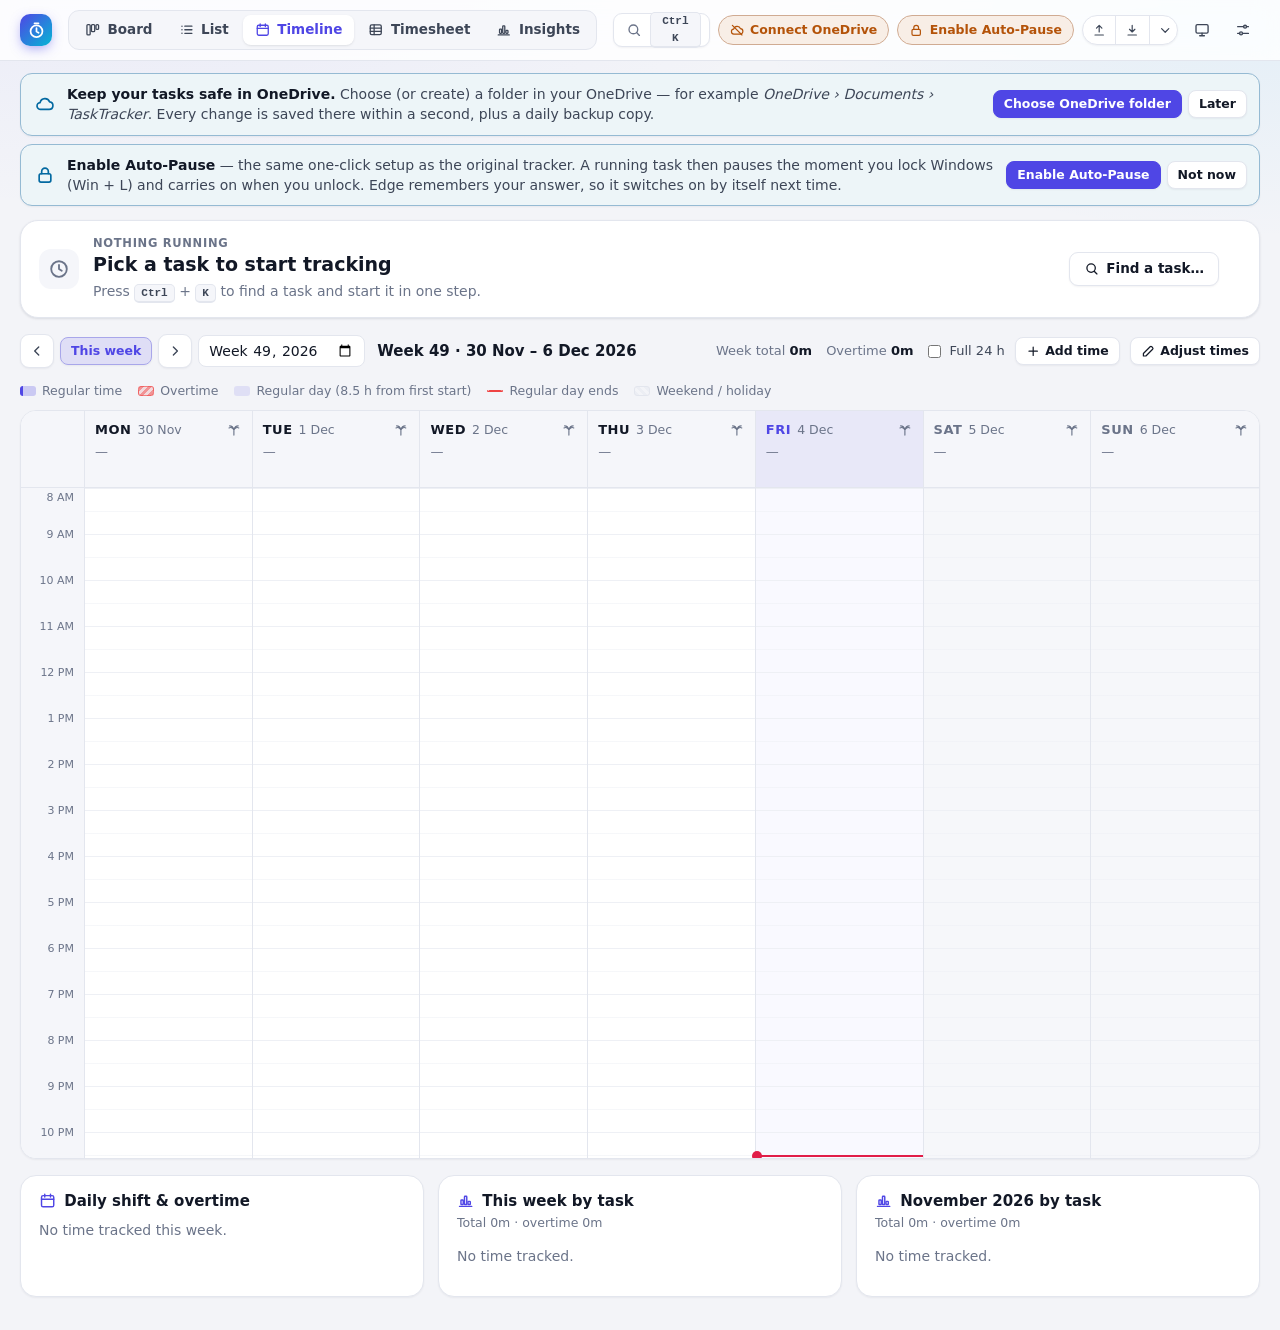
<file: dashboard.html>
<!DOCTYPE html>
<html lang="en">
<head>
<meta charset="utf-8">
<meta name="viewport" content="width=device-width, initial-scale=1">
<title>Task Tracker – Timeline</title>
<meta http-equiv="refresh" content="0; url=index.html#timeline">
<style>body{font:15px "Segoe UI",system-ui,sans-serif;margin:18vh auto;max-width:480px;text-align:center;color:#3d4657}@media (prefers-color-scheme: dark){body{background:#0c0f16;color:#c2c8d6}}</style>
</head>
<body>
<p>The dashboard is now part of the tracker (Timeline, Timesheet and Insights tabs).</p>
<p><a href="index.html#timeline">Open the Timeline</a></p>
</body>
</html>
</file>
